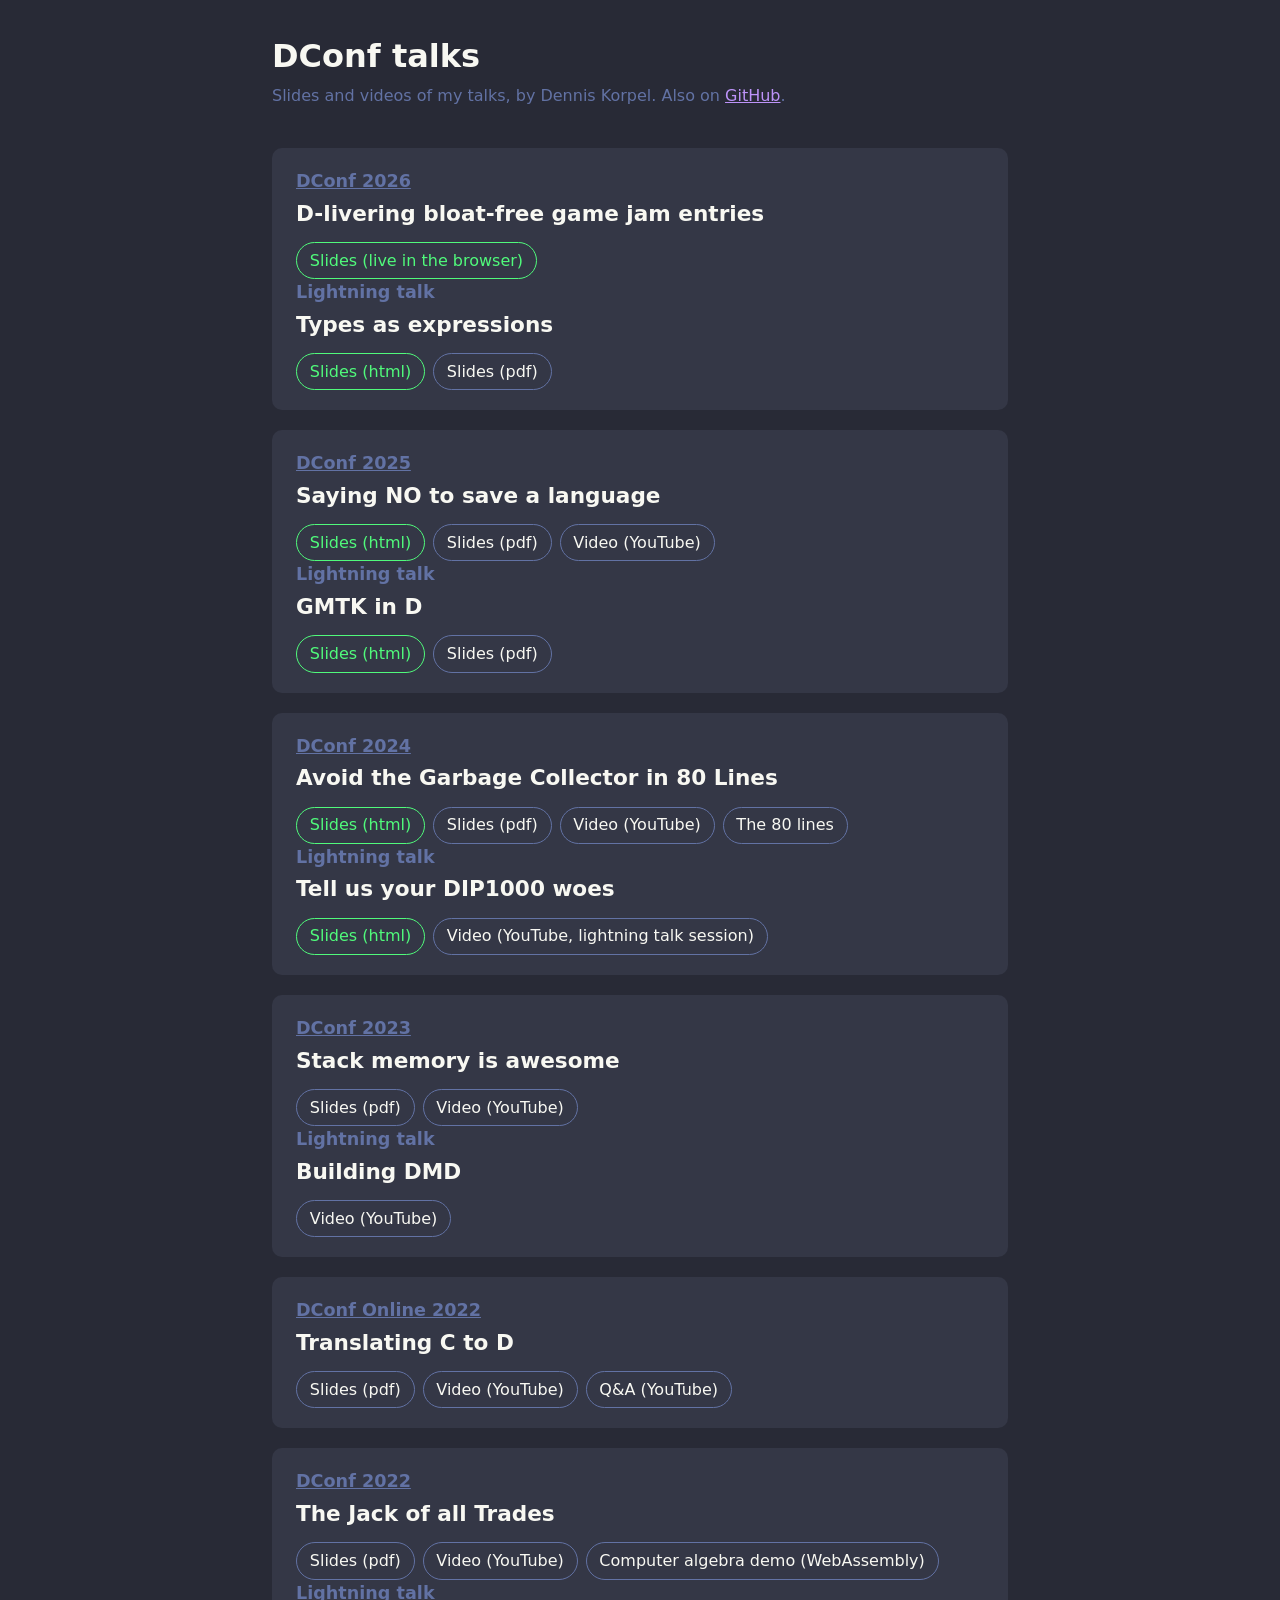
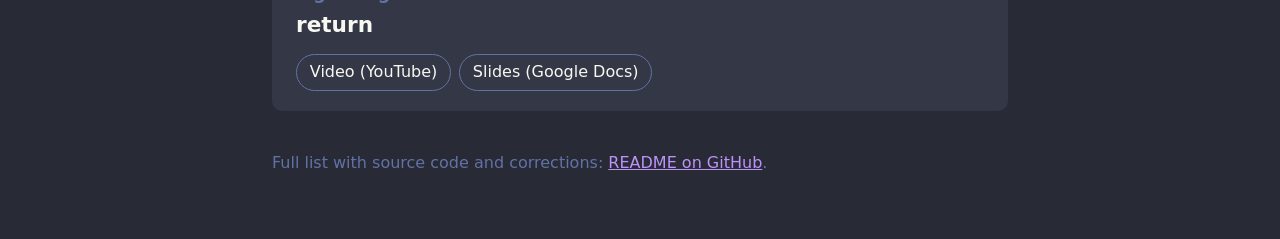
<file: docs/index.html>
<!DOCTYPE html>
<html lang="en-US">
<head>
<meta charset="UTF-8">
<meta name="viewport" content="width=device-width, initial-scale=1.0">
<title>DConf talks by Dennis Korpel</title>
<meta property="og:title" content="DConf talks by Dennis Korpel">
<meta property="og:type" content="website">
<style>
:root {
	color-scheme: dark;
	--bg: #282a36;
	--fg: #f8f8f2;
	--muted: #6272a4;
	--card: #343746;
	--accent: #bd93f9;
	--accent2: #50fa7b;
}
* { box-sizing: border-box; }
body {
	margin: 0;
	padding: 2rem 1rem 4rem;
	background: var(--bg);
	color: var(--fg);
	font-family: system-ui, -apple-system, "Segoe UI", Roboto, sans-serif;
	line-height: 1.5;
}
main { max-width: 46rem; margin: 0 auto; }
h1 { font-size: 2rem; margin: 0 0 0.25rem; }
.sub { color: var(--muted); margin: 0 0 2.5rem; }
section {
	background: var(--card);
	border-radius: 10px;
	padding: 1.25rem 1.5rem;
	margin-bottom: 1.25rem;
}
h2 { font-size: 1.1rem; margin: 0; color: var(--muted); font-weight: 600; }
h2 a { color: var(--muted); }
h3 { font-size: 1.35rem; margin: 0.2rem 0 0.75rem; }
h3 + h2 { margin-top: 1.5rem; }
ul { list-style: none; padding: 0; margin: 0; display: flex; flex-wrap: wrap; gap: 0.5rem; }
li { margin: 0; }
a { color: var(--accent); }
ul a {
	display: inline-block;
	padding: 0.35rem 0.8rem;
	border: 1px solid var(--muted);
	border-radius: 999px;
	text-decoration: none;
	color: var(--fg);
}
ul a:hover { border-color: var(--accent); color: var(--accent); }
ul a.primary { border-color: var(--accent2); color: var(--accent2); }
ul a.primary:hover { background: var(--accent2); color: var(--bg); }
footer { color: var(--muted); margin-top: 2.5rem; }
</style>
</head>
<body>
<main>
<h1>DConf talks</h1>
<p class="sub">Slides and videos of my talks, by Dennis Korpel. Also on <a href="https://github.com/dkorpel/dconf">GitHub</a>.</p>

<section>
<h2><a href="https://dconf.org/2026/#dennisk">DConf 2026</a></h2>
<h3>D-livering bloat-free game jam entries</h3>
<ul>
	<li><a class="primary" href="dconf26/">Slides (live in the browser)</a></li>
</ul>
<h2>Lightning talk</h2>
<h3>Types as expressions</h3>
<ul>
	<li><a class="primary" href="dconf26-lightning/">Slides (html)</a></li>
	<li><a href="https://github.com/dkorpel/dconf/blob/master/dconf26/lightning.pdf">Slides (pdf)</a></li>
</ul>
</section>

<section>
<h2><a href="https://dconf.org/2025/#dennisk">DConf 2025</a></h2>
<h3>Saying NO to save a language</h3>
<ul>
	<li><a class="primary" href="dconf25/">Slides (html)</a></li>
	<li><a href="https://github.com/dkorpel/dconf/blob/master/dconf25/slides.pdf">Slides (pdf)</a></li>
	<li><a href="https://youtu.be/cpP0RxgDR0U">Video (YouTube)</a></li>
</ul>
<h2>Lightning talk</h2>
<h3>GMTK in D</h3>
<ul>
	<li><a class="primary" href="dconf25-lightning/">Slides (html)</a></li>
	<li><a href="https://github.com/dkorpel/dconf/blob/master/dconf25/lightning.pdf">Slides (pdf)</a></li>
</ul>
</section>

<section>
<h2><a href="https://dconf.org/2024/#dennisk">DConf 2024</a></h2>
<h3>Avoid the Garbage Collector in 80 Lines</h3>
<ul>
	<li><a class="primary" href="dconf24/">Slides (html)</a></li>
	<li><a href="https://github.com/dkorpel/dconf/blob/master/dconf24/slides.pdf">Slides (pdf)</a></li>
	<li><a href="https://youtu.be/1EW7F9px4dA">Video (YouTube)</a></li>
	<li><a href="https://github.com/dkorpel/dconf/blob/master/dconf24/allocator.d">The 80 lines</a></li>
</ul>
<h2>Lightning talk</h2>
<h3>Tell us your DIP1000 woes</h3>
<ul>
	<li><a class="primary" href="dconf24-lightning/">Slides (html)</a></li>
	<li><a href="https://youtu.be/sWxHJ5vWMEE">Video (YouTube, lightning talk session)</a></li>
</ul>
</section>

<section>
<h2><a href="https://dconf.org/2023/#dennisk">DConf 2023</a></h2>
<h3>Stack memory is awesome</h3>
<ul>
	<li><a href="https://dconf.org/2023/slides/korpel.pdf">Slides (pdf)</a></li>
	<li><a href="https://youtu.be/b0hRAdjCFtI">Video (YouTube)</a></li>
</ul>
<h2>Lightning talk</h2>
<h3>Building DMD</h3>
<ul>
	<li><a href="https://youtu.be/Ks5vXpDO4H0?t=2187">Video (YouTube)</a></li>
</ul>
</section>

<section>
<h2><a href="https://dconf.org/2022/online/#dennisk">DConf Online 2022</a></h2>
<h3>Translating C to D</h3>
<ul>
	<li><a href="https://dconf.org/2022/online/slides/korpel.pdf">Slides (pdf)</a></li>
	<li><a href="https://youtu.be/654rSPaIA0o">Video (YouTube)</a></li>
	<li><a href="https://youtu.be/ZANlWQLXYXU">Q&amp;A (YouTube)</a></li>
</ul>
</section>

<section>
<h2><a href="https://dconf.org/2022/#dennisk">DConf 2022</a></h2>
<h3>The Jack of all Trades</h3>
<ul>
	<li><a href="https://dconf.org/2022/slides/korpel.pdf">Slides (pdf)</a></li>
	<li><a href="https://www.youtube.com/watch?v=f9RzegZmnUc">Video (YouTube)</a></li>
	<li><a href="https://dkorpel.github.io/dconf2022/">Computer algebra demo (WebAssembly)</a></li>
</ul>
<h2>Lightning talk</h2>
<h3>return</h3>
<ul>
	<li><a href="https://youtu.be/GOKIH7AQJR0?t=741">Video (YouTube)</a></li>
	<li><a href="https://docs.google.com/presentation/d/1cAFNsrWqA9--lYtlnRx4Wvt7Vk5a5rhwgh8tVuP0BWY">Slides (Google Docs)</a></li>
</ul>
</section>

<footer>Full list with source code and corrections: <a href="https://github.com/dkorpel/dconf#readme">README on GitHub</a>.</footer>
</main>
</body>
</html>
</file>
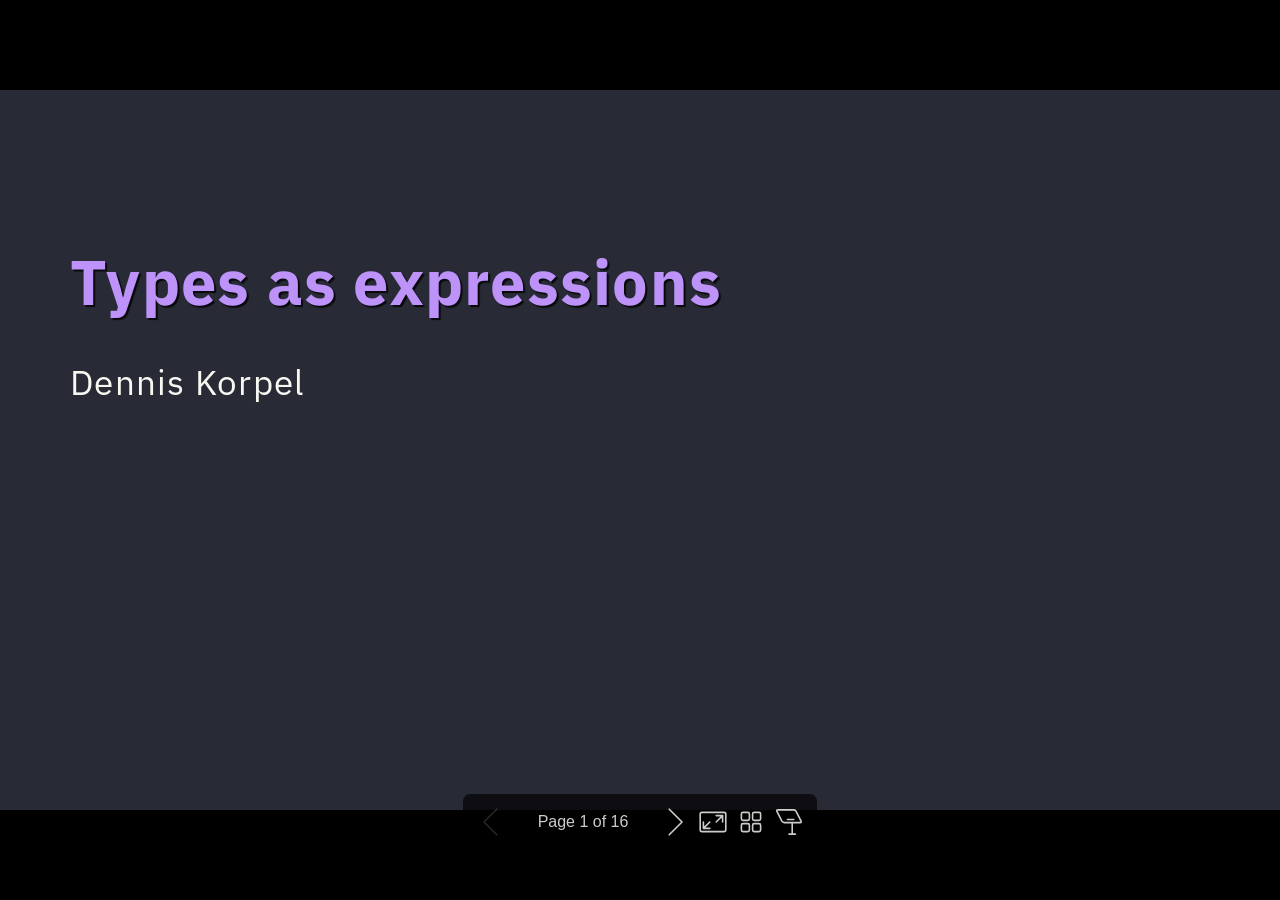
<file: docs/dconf26-lightning/index.html>
<!DOCTYPE html><html lang="en-US"><head><title>Types as expressions</title><meta property="og:title" content="Types as expressions"><meta charset="UTF-8"><meta name="viewport" content="width=device-width,height=device-height,initial-scale=1.0"><meta name="apple-mobile-web-app-capable" content="yes"><meta http-equiv="X-UA-Compatible" content="ie=edge"><meta property="og:type" content="website"><meta name="twitter:card" content="summary"><style>@media screen{body[data-bespoke-view=""] .bespoke-marp-parent>.bespoke-marp-osc>button,body[data-bespoke-view=next] .bespoke-marp-parent>.bespoke-marp-osc>button,body[data-bespoke-view=overview] button.bespoke-marp-overview-close,body[data-bespoke-view=presenter] .bespoke-marp-presenter-container .bespoke-marp-presenter-info-container .bespoke-marp-presenter-info-page-area .bespoke-marp-presenter-info-page,body[data-bespoke-view=presenter] .bespoke-marp-presenter-container .bespoke-marp-presenter-info-container button,body[data-bespoke-view=presenter] .bespoke-marp-presenter-container .bespoke-marp-presenter-note-container button{appearance:none;background-color:initial;border:0;color:inherit;cursor:pointer;font-size:inherit;opacity:.8;outline:none;padding:0;transition:opacity .2s linear;-webkit-tap-highlight-color:transparent}body[data-bespoke-view=""] .bespoke-marp-parent>.bespoke-marp-osc>button:disabled,body[data-bespoke-view=next] .bespoke-marp-parent>.bespoke-marp-osc>button:disabled,body[data-bespoke-view=overview] button.bespoke-marp-overview-close:disabled,body[data-bespoke-view=presenter] .bespoke-marp-presenter-container .bespoke-marp-presenter-info-container .bespoke-marp-presenter-info-page-area .bespoke-marp-presenter-info-page:disabled,body[data-bespoke-view=presenter] .bespoke-marp-presenter-container .bespoke-marp-presenter-info-container button:disabled,body[data-bespoke-view=presenter] .bespoke-marp-presenter-container .bespoke-marp-presenter-note-container button:disabled{cursor:not-allowed;opacity:.15!important}body[data-bespoke-view=""] .bespoke-marp-parent>.bespoke-marp-osc>button:hover,body[data-bespoke-view=next] .bespoke-marp-parent>.bespoke-marp-osc>button:hover,body[data-bespoke-view=overview] button.bespoke-marp-overview-close:hover,body[data-bespoke-view=presenter] .bespoke-marp-presenter-container .bespoke-marp-presenter-info-container .bespoke-marp-presenter-info-page-area .bespoke-marp-presenter-info-page:hover,body[data-bespoke-view=presenter] .bespoke-marp-presenter-container .bespoke-marp-presenter-info-container button:hover,body[data-bespoke-view=presenter] .bespoke-marp-presenter-container .bespoke-marp-presenter-note-container button:hover{opacity:1}body[data-bespoke-view=""] .bespoke-marp-parent>.bespoke-marp-osc>button:hover:active,body[data-bespoke-view=next] .bespoke-marp-parent>.bespoke-marp-osc>button:hover:active,body[data-bespoke-view=overview] button.bespoke-marp-overview-close:hover:active,body[data-bespoke-view=presenter] .bespoke-marp-presenter-container .bespoke-marp-presenter-info-container .bespoke-marp-presenter-info-page-area .bespoke-marp-presenter-info-page:hover:active,body[data-bespoke-view=presenter] .bespoke-marp-presenter-container .bespoke-marp-presenter-info-container button:hover:active,body[data-bespoke-view=presenter] .bespoke-marp-presenter-container .bespoke-marp-presenter-note-container button:hover:active{opacity:.6}body[data-bespoke-view=""] .bespoke-marp-parent>.bespoke-marp-osc>button:hover:not(:disabled),body[data-bespoke-view=next] .bespoke-marp-parent>.bespoke-marp-osc>button:hover:not(:disabled),body[data-bespoke-view=overview] button.bespoke-marp-overview-close:hover:not(:disabled),body[data-bespoke-view=presenter] .bespoke-marp-presenter-container .bespoke-marp-presenter-info-container .bespoke-marp-presenter-info-page-area .bespoke-marp-presenter-info-page:hover:not(:disabled),body[data-bespoke-view=presenter] .bespoke-marp-presenter-container .bespoke-marp-presenter-info-container button:hover:not(:disabled),body[data-bespoke-view=presenter] .bespoke-marp-presenter-container .bespoke-marp-presenter-note-container button:hover:not(:disabled){transition:none}body[data-bespoke-view=""] .bespoke-marp-parent>.bespoke-marp-osc>button[data-bespoke-marp-osc=prev],body[data-bespoke-view=next] .bespoke-marp-parent>.bespoke-marp-osc>button[data-bespoke-marp-osc=prev],body[data-bespoke-view=presenter] .bespoke-marp-presenter-container .bespoke-marp-presenter-info-container button.bespoke-marp-presenter-info-page-prev{background:#0000 url("[data-uri]") no-repeat 50%;background-size:contain;overflow:hidden;text-indent:100%;white-space:nowrap}body[data-bespoke-view=""] .bespoke-marp-parent>.bespoke-marp-osc>button[data-bespoke-marp-osc=next],body[data-bespoke-view=next] .bespoke-marp-parent>.bespoke-marp-osc>button[data-bespoke-marp-osc=next],body[data-bespoke-view=presenter] .bespoke-marp-presenter-container .bespoke-marp-presenter-info-container button.bespoke-marp-presenter-info-page-next{background:#0000 url("[data-uri]") no-repeat 50%;background-size:contain;overflow:hidden;text-indent:100%;white-space:nowrap}:is(body[data-bespoke-view=""],body[data-bespoke-view=next]) .bespoke-marp-parent>.bespoke-marp-osc>button[data-bespoke-marp-osc=fullscreen]{background:#0000 url("[data-uri]") no-repeat 50%;background-size:contain;overflow:hidden;text-indent:100%;white-space:nowrap}:is(body[data-bespoke-view=""],body[data-bespoke-view=next]) .bespoke-marp-parent>.bespoke-marp-osc>button.exit[data-bespoke-marp-osc=fullscreen]{background-image:url("[data-uri]")}:is(body[data-bespoke-view=""],body[data-bespoke-view=next]) .bespoke-marp-parent>.bespoke-marp-osc>button[data-bespoke-marp-osc=presenter]{background:#0000 url("[data-uri]") no-repeat 50%;background-size:contain;overflow:hidden;text-indent:100%;white-space:nowrap}body[data-bespoke-view=overview] button.bespoke-marp-overview-close,body[data-bespoke-view=presenter] .bespoke-marp-presenter-container .bespoke-marp-presenter-note-container button.bespoke-marp-presenter-note-bigger{background:#0000 url("[data-uri]") no-repeat 50%;background-size:contain;overflow:hidden;text-indent:100%;white-space:nowrap}body[data-bespoke-view=presenter] .bespoke-marp-presenter-container .bespoke-marp-presenter-note-container button.bespoke-marp-presenter-note-smaller{background:#0000 url("[data-uri]") no-repeat 50%;background-size:contain;overflow:hidden;text-indent:100%;white-space:nowrap}:is(body[data-bespoke-view=""],body[data-bespoke-view=next]) .bespoke-marp-parent>.bespoke-marp-osc>button[data-bespoke-marp-osc=overview]{background:#0000 url("[data-uri]") no-repeat 50%;background-size:contain;overflow:hidden;text-indent:100%;white-space:nowrap}}@keyframes __bespoke_marp_transition_reduced_outgoing__{0%{opacity:1}to{opacity:0}}@keyframes __bespoke_marp_transition_reduced_incoming__{0%{mix-blend-mode:plus-lighter;opacity:0}to{mix-blend-mode:plus-lighter;opacity:1}}.bespoke-marp-note,.bespoke-marp-osc,.bespoke-progress-parent{display:none;transition:none}@media screen{::view-transition-group(*){animation-duration:var(--marp-bespoke-transition-animation-duration,.5s);animation-timing-function:ease}::view-transition-new(*),::view-transition-old(*){animation-delay:0s;animation-direction:var(--marp-bespoke-transition-animation-direction,normal);animation-duration:var(--marp-bespoke-transition-animation-duration,.5s);animation-fill-mode:both;animation-name:var(--marp-bespoke-transition-animation-name,var(--marp-bespoke-transition-animation-name-fallback,__bespoke_marp_transition_no_animation__));mix-blend-mode:normal}::view-transition-old(*){--marp-bespoke-transition-animation-name-fallback:__bespoke_marp_transition_reduced_outgoing__;animation-timing-function:ease}::view-transition-new(*){--marp-bespoke-transition-animation-name-fallback:__bespoke_marp_transition_reduced_incoming__;animation-timing-function:ease}::view-transition-new(root),::view-transition-old(root){animation-timing-function:linear}::view-transition-new(__bespoke_marp_transition_osc__),::view-transition-old(__bespoke_marp_transition_osc__){animation-duration:0s!important;animation-name:__bespoke_marp_transition_osc__!important}::view-transition-new(__bespoke_marp_transition_osc__){opacity:0!important}.bespoke-marp-transition-warming-up::view-transition-group(*),.bespoke-marp-transition-warming-up::view-transition-new(*),.bespoke-marp-transition-warming-up::view-transition-old(*){animation-play-state:paused!important}body,html{height:100%;margin:0}body{background:#000;overflow:hidden}svg.bespoke-marp-slide{content-visibility:hidden;interactivity:inert;opacity:0;pointer-events:none;z-index:-1}svg.bespoke-marp-slide:not(.bespoke-marp-active) *{view-transition-name:none!important}svg.bespoke-marp-slide.bespoke-marp-active{content-visibility:visible;interactivity:auto;opacity:1;pointer-events:auto;z-index:0}svg.bespoke-marp-slide.bespoke-marp-active.bespoke-marp-active-ready *{animation-name:__bespoke_marp__!important}@supports not (content-visibility:hidden){svg.bespoke-marp-slide[data-bespoke-marp-load=hideable]{display:none}svg.bespoke-marp-slide[data-bespoke-marp-load=hideable].bespoke-marp-active{display:block}}}@media screen and (prefers-reduced-motion:reduce){svg.bespoke-marp-slide *{view-transition-name:none!important}}@media screen{[data-bespoke-marp-fragment=inactive]{visibility:hidden}:is(body[data-bespoke-view=""],body[data-bespoke-view=next]) .bespoke-marp-parent{inset:0;position:absolute}:is(body[data-bespoke-view=""],body[data-bespoke-view=next]) .bespoke-marp-parent>.bespoke-marp-osc{background:#000000a6;border-radius:7px;bottom:50px;color:#fff;contain:paint;display:block;font-family:Helvetica,Arial,sans-serif;font-size:16px;left:50%;line-height:0;opacity:1;padding:12px;position:absolute;touch-action:manipulation;transform:translateX(-50%);transition:opacity .2s linear;-webkit-user-select:none;user-select:none;view-transition-name:__bespoke_marp_transition_osc__;white-space:nowrap;will-change:transform;z-index:1}:is(body[data-bespoke-view=""],body[data-bespoke-view=next]) .bespoke-marp-parent>.bespoke-marp-osc>:where(*){margin-left:6px}:is(body[data-bespoke-view=""],body[data-bespoke-view=next]) .bespoke-marp-parent>.bespoke-marp-osc>:where(*):where(:first-child){margin-left:0}:is(body[data-bespoke-view=""],body[data-bespoke-view=next]) .bespoke-marp-parent>.bespoke-marp-osc>span{opacity:.8}:is(body[data-bespoke-view=""],body[data-bespoke-view=next]) .bespoke-marp-parent>.bespoke-marp-osc>span[data-bespoke-marp-osc=page]{display:inline-block;min-width:140px;text-align:center}:is(body[data-bespoke-view=""],body[data-bespoke-view=next]) .bespoke-marp-parent>.bespoke-marp-osc>button[data-bespoke-marp-osc=fullscreen],:is(body[data-bespoke-view=""],body[data-bespoke-view=next]) .bespoke-marp-parent>.bespoke-marp-osc>button[data-bespoke-marp-osc=next],:is(body[data-bespoke-view=""],body[data-bespoke-view=next]) .bespoke-marp-parent>.bespoke-marp-osc>button[data-bespoke-marp-osc=overview],:is(body[data-bespoke-view=""],body[data-bespoke-view=next]) .bespoke-marp-parent>.bespoke-marp-osc>button[data-bespoke-marp-osc=presenter],:is(body[data-bespoke-view=""],body[data-bespoke-view=next]) .bespoke-marp-parent>.bespoke-marp-osc>button[data-bespoke-marp-osc=prev]{height:32px;line-height:32px;width:32px}:is(body[data-bespoke-view=""],body[data-bespoke-view=next]) .bespoke-marp-parent.bespoke-marp-inactive{cursor:none}:is(body[data-bespoke-view=""],body[data-bespoke-view=next]) .bespoke-marp-parent.bespoke-marp-inactive>.bespoke-marp-osc{opacity:0;pointer-events:none}:is(body[data-bespoke-view=""],body[data-bespoke-view=next]) svg.bespoke-marp-slide{height:100%;left:0;position:absolute;top:0;width:100%}body[data-bespoke-view=""] .bespoke-progress-parent{background:#222;display:flex;height:5px;width:100%}body[data-bespoke-view=""] .bespoke-progress-parent+:where(.bespoke-marp-parent){top:5px}body[data-bespoke-view=""] .bespoke-progress-parent .bespoke-progress-bar{background:#0288d1;flex:0 0 0;transition:flex-basis .2s cubic-bezier(0,1,1,1)}body[data-bespoke-view=next]{background:#0000}body[data-bespoke-view=presenter]{background:#161616}body[data-bespoke-view=presenter] .bespoke-marp-presenter-container{display:grid;font-family:Helvetica,Arial,sans-serif;grid-template:"current dragbar next" minmax(140px,1fr) "current dragbar note" 2fr "info    dragbar note" 3em;grid-template-columns:minmax(3px,var(--bespoke-marp-presenter-split-ratio,66%)) 0 minmax(3px,1fr);height:100%;left:0;position:absolute;top:0;width:100%}body[data-bespoke-view=presenter] .bespoke-marp-presenter-container :where(.bespoke-marp-parent){grid-area:current;overflow:hidden;position:relative}body[data-bespoke-view=presenter] .bespoke-marp-presenter-container :where(.bespoke-marp-parent) :where(svg.bespoke-marp-slide){height:calc(100% - 40px);left:20px;pointer-events:none;position:absolute;top:20px;-webkit-user-select:none;user-select:none;width:calc(100% - 40px)}body[data-bespoke-view=presenter] .bespoke-marp-presenter-container :where(.bespoke-marp-parent) :where(svg.bespoke-marp-slide).bespoke-marp-active{filter:drop-shadow(0 3px 10px rgba(0,0,0,.5))}body[data-bespoke-view=presenter] .bespoke-marp-presenter-container .bespoke-marp-presenter-dragbar-container{background:#0288d1;cursor:col-resize;grid-area:dragbar;margin-left:-3px;opacity:0;position:relative;transition:opacity .4s linear .1s;width:6px;z-index:10}body[data-bespoke-view=presenter] .bespoke-marp-presenter-container .bespoke-marp-presenter-dragbar-container:hover{opacity:1}body[data-bespoke-view=presenter] .bespoke-marp-presenter-container .bespoke-marp-presenter-dragbar-container.active{opacity:1;transition-delay:0s}body[data-bespoke-view=presenter] .bespoke-marp-presenter-container .bespoke-marp-presenter-next-container{background:#222;cursor:pointer;display:none;grid-area:next;overflow:hidden;position:relative}body[data-bespoke-view=presenter] .bespoke-marp-presenter-container .bespoke-marp-presenter-next-container.active{display:block}body[data-bespoke-view=presenter] .bespoke-marp-presenter-container .bespoke-marp-presenter-next-container iframe.bespoke-marp-presenter-next{background:#0000;border:0;display:block;filter:drop-shadow(0 3px 10px rgba(0,0,0,.5));height:calc(100% - 40px);left:20px;pointer-events:none;position:absolute;interactivity:inert;top:20px;-webkit-user-select:none;user-select:none;width:calc(100% - 40px)}body[data-bespoke-view=presenter] .bespoke-marp-presenter-container .bespoke-marp-presenter-note-container{background:#222;color:#eee;grid-area:note;position:relative;z-index:1}body[data-bespoke-view=presenter] .bespoke-marp-presenter-container .bespoke-marp-presenter-note-container button{height:1.5em;line-height:1.5em;width:1.5em}body[data-bespoke-view=presenter] .bespoke-marp-presenter-container .bespoke-marp-presenter-note-container .bespoke-marp-presenter-note-wrapper{display:block;inset:0;position:absolute}body[data-bespoke-view=presenter] .bespoke-marp-presenter-container .bespoke-marp-presenter-note-container .bespoke-marp-presenter-note-buttons{background:#000000a6;border-radius:4px;bottom:0;display:flex;gap:4px;margin:12px;opacity:0;padding:6px;pointer-events:none;position:absolute;right:0;transition:opacity .2s linear}body[data-bespoke-view=presenter] .bespoke-marp-presenter-container .bespoke-marp-presenter-note-container .bespoke-marp-presenter-note-buttons:focus-within,body[data-bespoke-view=presenter] .bespoke-marp-presenter-container .bespoke-marp-presenter-note-container .bespoke-marp-presenter-note-wrapper:focus-within+.bespoke-marp-presenter-note-buttons,body[data-bespoke-view=presenter] .bespoke-marp-presenter-container .bespoke-marp-presenter-note-container:hover .bespoke-marp-presenter-note-buttons{opacity:1;pointer-events:auto}body[data-bespoke-view=presenter] .bespoke-marp-presenter-container .bespoke-marp-presenter-note-container .bespoke-marp-note{box-sizing:border-box;font-size:calc(1.1em*var(--bespoke-marp-note-font-scale, 1));height:calc(100% - 40px);margin:20px;overflow:auto;padding-right:3px;white-space:pre-wrap;width:calc(100% - 40px);word-wrap:break-word;scrollbar-color:#eeeeee80 #0000;scrollbar-width:thin}body[data-bespoke-view=presenter] .bespoke-marp-presenter-container .bespoke-marp-presenter-note-container .bespoke-marp-note::-webkit-scrollbar{width:6px}body[data-bespoke-view=presenter] .bespoke-marp-presenter-container .bespoke-marp-presenter-note-container .bespoke-marp-note::-webkit-scrollbar-track{background:#0000}body[data-bespoke-view=presenter] .bespoke-marp-presenter-container .bespoke-marp-presenter-note-container .bespoke-marp-note::-webkit-scrollbar-thumb{background:#eeeeee80;border-radius:6px}body[data-bespoke-view=presenter] .bespoke-marp-presenter-container .bespoke-marp-presenter-note-container .bespoke-marp-note:empty{pointer-events:none}body[data-bespoke-view=presenter] .bespoke-marp-presenter-container .bespoke-marp-presenter-note-container .bespoke-marp-note.active{display:block}body[data-bespoke-view=presenter] .bespoke-marp-presenter-container .bespoke-marp-presenter-note-container .bespoke-marp-note p:first-child{margin-top:0}body[data-bespoke-view=presenter] .bespoke-marp-presenter-container .bespoke-marp-presenter-note-container .bespoke-marp-note p:last-child{margin-bottom:0}body[data-bespoke-view=presenter] .bespoke-marp-presenter-container .bespoke-marp-presenter-info-container{align-items:center;box-sizing:border-box;color:#eee;display:flex;flex-wrap:nowrap;grid-area:info;justify-content:center;overflow:hidden;padding:0 10px}body[data-bespoke-view=presenter] .bespoke-marp-presenter-container .bespoke-marp-presenter-info-container :is(.bespoke-marp-presenter-info-page-area,.bespoke-marp-presenter-info-time,.bespoke-marp-presenter-info-timer){box-sizing:border-box;display:block;padding:0 10px;white-space:nowrap;width:100%}body[data-bespoke-view=presenter] .bespoke-marp-presenter-container .bespoke-marp-presenter-info-container button{height:1.5em;line-height:1.5em;width:1.5em}body[data-bespoke-view=presenter] .bespoke-marp-presenter-container .bespoke-marp-presenter-info-container .bespoke-marp-presenter-info-page-area{order:2;text-align:center}body[data-bespoke-view=presenter] .bespoke-marp-presenter-container .bespoke-marp-presenter-info-container .bespoke-marp-presenter-info-page-area .bespoke-marp-presenter-info-page{display:inline-block;min-width:120px;text-align:center}body[data-bespoke-view=presenter] .bespoke-marp-presenter-container .bespoke-marp-presenter-info-container .bespoke-marp-presenter-info-time{color:#999;order:1;text-align:left}body[data-bespoke-view=presenter] .bespoke-marp-presenter-container .bespoke-marp-presenter-info-container .bespoke-marp-presenter-info-timer{color:#999;order:3;text-align:right}body[data-bespoke-view=presenter] .bespoke-marp-presenter-container .bespoke-marp-presenter-info-container .bespoke-marp-presenter-info-timer:hover{cursor:pointer}body[data-bespoke-view=overview]{background:#161616;overflow:auto}body[data-bespoke-view=overview] [data-bespoke-marp-fragment=inactive]{visibility:visible}body[data-bespoke-view=overview] .bespoke-marp-overview-header{backdrop-filter:blur(4px);background:#222222d9;box-shadow:0 3px 10px #00000080;box-sizing:border-box;display:flex;height:48px;inset:0 0 auto;justify-content:flex-end;padding:10px;position:fixed;z-index:1}body[data-bespoke-view=overview] button.bespoke-marp-overview-close{height:28px;line-height:28px;transform:rotate(45deg);width:28px}body[data-bespoke-view=overview] .bespoke-marp-parent{display:grid;gap:40px;grid-template-columns:repeat(auto-fit,minmax(0,240px));justify-content:space-around;padding:30px}body[data-bespoke-view=overview] .bespoke-marp-parent svg.bespoke-marp-slide{--bov-selected:#0000;--bov-focus:#161616;--bov-focus-outline:#0000;background-image:conic-gradient(#161616 0 0),conic-gradient(var(--bov-focus) 0 0),conic-gradient(var(--bov-focus-outline) 0 0),conic-gradient(var(--bov-selected) 0 0);background-position:5px 5px,3px 3px,2px 2px,0 0;background-repeat:no-repeat;background-size:calc(100% - 10px) calc(100% - 10px),calc(100% - 6px) calc(100% - 6px),calc(100% - 4px) calc(100% - 4px),100% 100%;content-visibility:visible;cursor:pointer;filter:drop-shadow(0 3px 10px rgba(0,0,0,.5));margin:-6px;padding:6px;interactivity:auto;opacity:1;outline:0;pointer-events:auto;scroll-margin-block:30px;width:100%;z-index:0}body[data-bespoke-view=overview] .bespoke-marp-parent svg.bespoke-marp-slide *,body[data-bespoke-view=overview] .bespoke-marp-parent svg.bespoke-marp-slide.bespoke-marp-active *{pointer-events:none;interactivity:inert}body[data-bespoke-view=overview] .bespoke-marp-parent :is(svg.bespoke-marp-slide:active,svg.bespoke-marp-slide:focus-visible,svg.bespoke-marp-slide:hover){--bov-focus-outline:#161616}body[data-bespoke-view=overview] .bespoke-marp-parent svg.bespoke-marp-slide:focus-visible,body[data-bespoke-view=overview] .bespoke-marp-parent svg.bespoke-marp-slide:hover{--bov-focus:#999}body[data-bespoke-view=overview] .bespoke-marp-parent svg.bespoke-marp-slide:active{--bov-focus:#eee}body[data-bespoke-view=overview] .bespoke-marp-parent svg.bespoke-marp-slide.bespoke-marp-active{--bov-selected:#0288d1}body[data-bespoke-view=overview]:has(.bespoke-marp-overview-header) .bespoke-marp-parent{padding-top:78px}body[data-bespoke-view=overview]:has(.bespoke-marp-overview-header) .bespoke-marp-parent svg.bespoke-marp-slide{scroll-margin-top:78px}.bespoke-marp-overview{background:#000000a6;inset:0;opacity:0;pointer-events:none;position:fixed;transition:opacity .1s ease;z-index:10}.bespoke-marp-overview iframe{background:#222;border:0;display:block;height:100%;left:0;position:absolute;top:0;width:100%}.bespoke-marp-overview[data-open="1"]{opacity:1;pointer-events:auto}}@media print{.bespoke-marp-overview,.bespoke-marp-presenter-info-container,.bespoke-marp-presenter-next-container,.bespoke-marp-presenter-note-container{display:none}}</style><style>@charset "UTF-8";@import url("https://fonts.googleapis.com/css?family=Lato:400,900|IBM+Plex+Sans:400,700");div#\:\$p > svg > foreignObject > section{width:1280px;height:720px;box-sizing:border-box;overflow:hidden;position:relative;scroll-snap-align:center center;-webkit-text-size-adjust:100%;text-size-adjust:100%}div#\:\$p > svg > foreignObject > section::after{bottom:0;content:attr(data-marpit-pagination);padding:inherit;pointer-events:none;position:absolute;right:0}div#\:\$p > svg > foreignObject > section:not([data-marpit-pagination])::after{display:none}div#\:\$p > svg > foreignObject > section :where(:is(h1, marp-h1)){font-size:2em;margin-block:0.67em}div#\:\$p > svg > foreignObject > section section:where(:is(h1, marp-h1)){--marpit-root-font-size: 2em}div#\:\$p > svg > foreignObject > section video::-webkit-media-controls{will-change:transform}@page {size:1280px 720px;margin:0}@media print{html, body{background-color:#fff;margin:0;page-break-inside:avoid;break-inside:avoid-page}div#\:\$p > svg > foreignObject > section{page-break-before:always;break-before:page}div#\:\$p > svg > foreignObject > section, div#\:\$p > svg > foreignObject > section *{-webkit-print-color-adjust:exact!important;animation-delay:0s!important;animation-duration:0s!important;color-adjust:exact!important;print-color-adjust:exact!important;transition:none!important}div#\:\$p > svg[data-marpit-svg]{display:block;height:100vh;width:100vw}}div#\:\$p > svg > foreignObject > :where(section){container-type:size}div#\:\$p > svg > foreignObject > section img[data-marp-twemoji]{background:transparent;height:1em;margin:0 .05em 0 .1em;vertical-align:-.1em;width:1em}/*!
 * Marp Dracula theme.
 * @theme dracula
 * @author Daniel Nicolas Gisolfi
 *
 * @auto-scaling true
 * @size 4:3 960px 720px
 * @size 16:9 1280px 720px
 */div#\:\$p > svg > foreignObject > :where(section):not([\20 root]){--dracula-background: #282a36;--dracula-current-line: #44475a;--dracula-foreground: #f8f8f2;--dracula-comment: #6272a4;--dracula-cyan: #b6dee7;--dracula-green: #50fa7b;--dracula-orange: #ffb86c;--dracula-pink: #ff79c6;--dracula-purple:#bd93f9;--dracula-red: #ff5555;--dracula-yellow: #f1fa8c;}div#\:\$p > svg > foreignObject > section .hljs{display:block;overflow-x:auto;padding:0.5em;background:var(--dracula-background)}div#\:\$p > svg > foreignObject > section .hljs, div#\:\$p > svg > foreignObject > section .hljs-subst, div#\:\$p > svg > foreignObject > section .hljs-typing, div#\:\$p > svg > foreignObject > section .hljs-variable, div#\:\$p > svg > foreignObject > section .hljs-template-variable{color:var(--dracula-foreground)}div#\:\$p > svg > foreignObject > section .hljs-comment, div#\:\$p > svg > foreignObject > section .hljs-quote, div#\:\$p > svg > foreignObject > section .hljs-deletion{color:var(--dracula-comment)}div#\:\$p > svg > foreignObject > section .hljs-meta .hljs-doctag, div#\:\$p > svg > foreignObject > section .hljs-built_in, div#\:\$p > svg > foreignObject > section .hljs-selector-tag, div#\:\$p > svg > foreignObject > section .hljs-section, div#\:\$p > svg > foreignObject > section .hljs-link, div#\:\$p > svg > foreignObject > section .hljs-class{color:var(--dracula-cyan)}div#\:\$p > svg > foreignObject > section .hljs-title{color:var(--dracula-green)}div#\:\$p > svg > foreignObject > section .hljs-params{color:var(--dracula-orange)}div#\:\$p > svg > foreignObject > section .hljs-keyword{color:var(--dracula-pink)}div#\:\$p > svg > foreignObject > section .hljs-literal, div#\:\$p > svg > foreignObject > section .hljs-number{color:var(--dracula-purple)}div#\:\$p > svg > foreignObject > section .hljs-regexp{color:var(--dracula-red)}div#\:\$p > svg > foreignObject > section .hljs-string, div#\:\$p > svg > foreignObject > section .hljs-name, div#\:\$p > svg > foreignObject > section .hljs-type, div#\:\$p > svg > foreignObject > section .hljs-attr, div#\:\$p > svg > foreignObject > section .hljs-symbol, div#\:\$p > svg > foreignObject > section .hljs-bullet, div#\:\$p > svg > foreignObject > section .hljs-addition, div#\:\$p > svg > foreignObject > section .hljs-template-tag{color:var(--dracula-yellow)}div#\:\$p > svg > foreignObject > section .hljs-keyword, div#\:\$p > svg > foreignObject > section .hljs-selector-tag, div#\:\$p > svg > foreignObject > section .hljs-literal, div#\:\$p > svg > foreignObject > section .hljs-title, div#\:\$p > svg > foreignObject > section .hljs-section, div#\:\$p > svg > foreignObject > section .hljs-doctag, div#\:\$p > svg > foreignObject > section .hljs-type, div#\:\$p > svg > foreignObject > section .hljs-name, div#\:\$p > svg > foreignObject > section .hljs-strong{font-weight:bold}div#\:\$p > svg > foreignObject > section .hljs-params, div#\:\$p > svg > foreignObject > section .hljs-emphasis{font-style:italic}div#\:\$p > svg > foreignObject > section svg[data-marp-fitting=svg]{max-height:580px}div#\:\$p > svg > foreignObject > section :is(h1, marp-h1), div#\:\$p > svg > foreignObject > section :is(h2, marp-h2), div#\:\$p > svg > foreignObject > section :is(h3, marp-h3), div#\:\$p > svg > foreignObject > section :is(h4, marp-h4), div#\:\$p > svg > foreignObject > section :is(h5, marp-h5), div#\:\$p > svg > foreignObject > section :is(h6, marp-h6){margin:0.5em 0 0 0;color:var(--dracula-purple);text-shadow:2px 2px 1px rgba(0, 0, 0, 0.8)}div#\:\$p > svg > foreignObject > section :is(h1, marp-h1) strong, div#\:\$p > svg > foreignObject > section :is(h2, marp-h2) strong, div#\:\$p > svg > foreignObject > section :is(h3, marp-h3) strong, div#\:\$p > svg > foreignObject > section :is(h4, marp-h4) strong, div#\:\$p > svg > foreignObject > section :is(h5, marp-h5) strong, div#\:\$p > svg > foreignObject > section :is(h6, marp-h6) strong{font-weight:inherit}div#\:\$p > svg > foreignObject > section :is(h1, marp-h1){font-size:1.8em}div#\:\$p > svg > foreignObject > section :is(h2, marp-h2){font-size:1.5em}div#\:\$p > svg > foreignObject > section :is(h3, marp-h3){font-size:1.3em}div#\:\$p > svg > foreignObject > section :is(h4, marp-h4){font-size:1.1em}div#\:\$p > svg > foreignObject > section :is(h5, marp-h5){font-size:1em}div#\:\$p > svg > foreignObject > section :is(h6, marp-h6){font-size:0.9em}div#\:\$p > svg > foreignObject > section p, div#\:\$p > svg > foreignObject > section blockquote{margin:1em 0 0 0}div#\:\$p > svg > foreignObject > section ul > li, div#\:\$p > svg > foreignObject > section ol > li{margin:0.3em 0 0 0;color:var(--dracula-cyan)}div#\:\$p > svg > foreignObject > section ul > li > p, div#\:\$p > svg > foreignObject > section ol > li > p{margin:0.6em 0 0 0}div#\:\$p > svg > foreignObject > section code{display:inline-block;font-family:"IBM Plex Mono", monospace;font-size:0.8em;letter-spacing:0;margin:-0.1em 0.15em;padding:0.1em 0.2em;vertical-align:baseline;color:var(--dracula-green)}div#\:\$p > svg > foreignObject > section :is(pre, marp-pre){display:block;margin:1em 0 0 0;min-height:1em;overflow:visible}div#\:\$p > svg > foreignObject > section :is(pre, marp-pre) code{box-sizing:border-box;margin:0;min-width:100%;padding:0.5em;font-size:0.7em}div#\:\$p > svg > foreignObject > section :is(pre, marp-pre) code svg[data-marp-fitting=svg]{max-height:calc(580px - 1em)}div#\:\$p > svg > foreignObject > section blockquote{margin:1em 0 0 0;padding:0 1em;position:relative;color:var(--dracula-orange)}div#\:\$p > svg > foreignObject > section blockquote::after, div#\:\$p > svg > foreignObject > section blockquote::before{content:"“";display:block;font-family:"Times New Roman", serif;font-weight:bold;position:absolute;color:var(--dracula-green)}div#\:\$p > svg > foreignObject > section blockquote::before{top:0;left:0}div#\:\$p > svg > foreignObject > section blockquote::after{right:0;bottom:0;transform:rotate(180deg)}div#\:\$p > svg > foreignObject > section blockquote > *:first-child{margin-top:0}div#\:\$p > svg > foreignObject > section mark{background:transparent}div#\:\$p > svg > foreignObject > section table{border-spacing:0;border-collapse:collapse;margin:1em 0 0 0}div#\:\$p > svg > foreignObject > section table th, div#\:\$p > svg > foreignObject > section table td{padding:0.2em 0.4em;border-width:1px;border-style:solid}div#\:\$p > svg > foreignObject > section{font-size:35px;font-family:"IBM Plex Sans";line-height:1.35;letter-spacing:1.25px;padding:70px;color:var(--dracula-foreground);background-color:var(--dracula-background)}div#\:\$p > svg > foreignObject > section{--marpit-root-font-size: 35px}div#\:\$p > svg > foreignObject > section > *:first-child, div#\:\$p > svg > foreignObject > section > header:first-child + *{margin-top:0}div#\:\$p > svg > foreignObject > section a, div#\:\$p > svg > foreignObject > section mark{color:#828ae8}div#\:\$p > svg > foreignObject > section code{background:var(--dracula-current-line);color:var(--dracula-current-green)}div#\:\$p > svg > foreignObject > section :is(h1, marp-h1) strong, div#\:\$p > svg > foreignObject > section :is(h2, marp-h2) strong, div#\:\$p > svg > foreignObject > section :is(h3, marp-h3) strong, div#\:\$p > svg > foreignObject > section :is(h4, marp-h4) strong, div#\:\$p > svg > foreignObject > section :is(h5, marp-h5) strong, div#\:\$p > svg > foreignObject > section :is(h6, marp-h6) strong{color:var(--dracula-current-line)}div#\:\$p > svg > foreignObject > section :is(pre, marp-pre) > code{background:var(--dracula-current-line)}div#\:\$p > svg > foreignObject > section header, div#\:\$p > svg > foreignObject > section footer, div#\:\$p > svg > foreignObject > section section::after, div#\:\$p > svg > foreignObject > section blockquote::before, div#\:\$p > svg > foreignObject > section blockquote::after{color:var(--dracula-comment)}div#\:\$p > svg > foreignObject > section table th, div#\:\$p > svg > foreignObject > section table td{border-color:var(--dracula-current-line)}div#\:\$p > svg > foreignObject > section table thead th{background:var(--dracula-current-line);color:var(--dracula-yellow)}div#\:\$p > svg > foreignObject > section table tbody > tr:nth-child(even) td, div#\:\$p > svg > foreignObject > section table tbody > tr:nth-child(even) th{background:var(--dracula-current-line)}div#\:\$p > svg > foreignObject > section header, div#\:\$p > svg > foreignObject > section footer, div#\:\$p > svg > foreignObject > section::after{box-sizing:border-box;font-size:66%;height:70px;line-height:50px;overflow:hidden;padding:10px 25px;position:absolute;color:#a8b4ca;text-shadow:1px 2px 1px rgba(0, 0, 0, 0.8)}div#\:\$p > svg > foreignObject > section::after{--marpit-root-font-size: 66%}div#\:\$p > svg > foreignObject > section header{left:0;right:0;top:0}div#\:\$p > svg > foreignObject > section footer{left:0;right:0;bottom:0}div#\:\$p > svg > foreignObject > section::after{right:0;bottom:0;font-size:80%}div#\:\$p > svg > foreignObject > section::after{--marpit-root-font-size: 80%}div#\:\$p > svg > foreignObject > section.src :is(h1, marp-h1){font-size:calc(var(--marpit-root-font-size, 1rem) * 1.1);color:var(--dracula-comment);margin:0 0 24px 0}div#\:\$p > svg > foreignObject > section.src blockquote{font-size:0.85em}div#\:\$p > svg > foreignObject > section.src p:last-of-type{font-size:0.55em;color:var(--dracula-comment)}div#\:\$p > svg > foreignObject > section.dense{padding:18px 60px}div#\:\$p > svg > foreignObject > section.dense :is(h1, marp-h1){font-size:calc(var(--marpit-root-font-size, 1rem) * 1.2);margin:0 0 4px 0}div#\:\$p > svg > foreignObject > section.dense p{font-size:calc(var(--marpit-root-font-size, 1rem) * 0.7);margin:0 0 4px 0}div#\:\$p > svg > foreignObject > section.dense :is(pre, marp-pre){margin:0 auto}div#\:\$p > svg > foreignObject > section.dense :is(pre, marp-pre) code{font-size:8.4px;line-height:1.12}div#\:\$p > svg > foreignObject > section.medium{padding:22px 60px}div#\:\$p > svg > foreignObject > section.medium :is(h1, marp-h1){font-size:calc(var(--marpit-root-font-size, 1rem) * 1.4);margin:0 0 8px 0}div#\:\$p > svg > foreignObject > section.medium :is(pre, marp-pre){margin:0 auto}div#\:\$p > svg > foreignObject > section.snug :is(pre, marp-pre) code{font-size:16px;line-height:1.35}div#\:\$p > svg > foreignObject > section.medium :is(pre, marp-pre) code{font-size:12.3px;line-height:1.24}div#\:\$p > svg > foreignObject > section[data-marpit-advanced-background="background"]{columns:initial!important;display:block!important;padding:0!important}div#\:\$p > svg > foreignObject > section[data-marpit-advanced-background="background"]::before, div#\:\$p > svg > foreignObject > section[data-marpit-advanced-background="background"]::after, div#\:\$p > svg > foreignObject > section[data-marpit-advanced-background="content"]::before, div#\:\$p > svg > foreignObject > section[data-marpit-advanced-background="content"]::after{display:none!important}div#\:\$p > svg > foreignObject > section[data-marpit-advanced-background="background"] > div[data-marpit-advanced-background-container]{all:initial;display:flex;flex-direction:row;height:100%;overflow:hidden;width:100%}div#\:\$p > svg > foreignObject > section[data-marpit-advanced-background="background"] > div[data-marpit-advanced-background-container][data-marpit-advanced-background-direction="vertical"]{flex-direction:column}div#\:\$p > svg > foreignObject > section[data-marpit-advanced-background="background"][data-marpit-advanced-background-split] > div[data-marpit-advanced-background-container]{width:var(--marpit-advanced-background-split, 50%)}div#\:\$p > svg > foreignObject > section[data-marpit-advanced-background="background"][data-marpit-advanced-background-split="right"] > div[data-marpit-advanced-background-container]{margin-left:calc(100% - var(--marpit-advanced-background-split, 50%))}div#\:\$p > svg > foreignObject > section[data-marpit-advanced-background="background"] > div[data-marpit-advanced-background-container] > figure{all:initial;background-position:center;background-repeat:no-repeat;background-size:cover;flex:auto;margin:0}div#\:\$p > svg > foreignObject > section[data-marpit-advanced-background="background"] > div[data-marpit-advanced-background-container] > figure > figcaption{position:absolute;border:0;clip:rect(0, 0, 0, 0);height:1px;margin:-1px;overflow:hidden;padding:0;white-space:nowrap;width:1px}div#\:\$p > svg > foreignObject > section[data-marpit-advanced-background="content"], div#\:\$p > svg > foreignObject > section[data-marpit-advanced-background="pseudo"]{background:transparent!important}div#\:\$p > svg > foreignObject > section[data-marpit-advanced-background="pseudo"], div#\:\$p > svg[data-marpit-svg] > foreignObject[data-marpit-advanced-background="pseudo"]{pointer-events:none!important}div#\:\$p > svg > foreignObject > section[data-marpit-advanced-background-split]{width:100%;height:100%}
</style></head><body><div class="bespoke-marp-osc"><button data-bespoke-marp-osc="prev" tabindex="-1" title="Previous slide">Previous slide</button><span data-bespoke-marp-osc="page"></span><button data-bespoke-marp-osc="next" tabindex="-1" title="Next slide">Next slide</button><button data-bespoke-marp-osc="fullscreen" tabindex="-1" title="Toggle fullscreen (f)">Toggle fullscreen</button><button data-bespoke-marp-osc="overview" tabindex="-1" title="Toggle overview view (o)">Toggle overview view</button><button data-bespoke-marp-osc="presenter" tabindex="-1" title="Open presenter view (p)">Open presenter view</button></div><div id=":$p"><svg data-marpit-svg="" viewBox="0 0 1280 720"><foreignObject width="1280" height="720"><section id="1" data-class="lead" data-theme="iha7vgvv9dsjcw49fx64pc9d1pwaoukpu1ou62e3m" lang="en-US" class="lead" style="--class:lead;--theme:iha7vgvv9dsjcw49fx64pc9d1pwaoukpu1ou62e3m;"><br />
<h1 id="types-as-expressions">Types as expressions</h1>
<p>Dennis Korpel</p>
</section>
</foreignObject></svg><svg data-marpit-svg="" viewBox="0 0 1280 720"><foreignObject width="1280" height="720"><section id="2" data-paginate="true" data-class="src" data-theme="iha7vgvv9dsjcw49fx64pc9d1pwaoukpu1ou62e3m" lang="en-US" class="src" data-marpit-pagination="2" style="--paginate:true;--class:src;--theme:iha7vgvv9dsjcw49fx64pc9d1pwaoukpu1ou62e3m;" data-marpit-pagination-total="16">
<h1 id="april-15-2026-type-level-ternary-expressions-per-nordl%C3%B6w">April 15, 2026, Type-Level Ternary Expressions, Per Nordlöw</h1>
<blockquote>
<p>What about allowing</p>
<pre is="marp-pre" data-auto-scaling="downscale-only"><code class="language-D"><span class="hljs-keyword">alias</span> $T = $cond ? $U : $V;
</code></pre>
<p>as a shorthand for</p>
<pre is="marp-pre" data-auto-scaling="downscale-only"><code class="language-D"><span class="hljs-keyword">static</span> <span class="hljs-keyword">if</span> ($cond) <span class="hljs-keyword">alias</span> $RT = $U; <span class="hljs-keyword">else</span> <span class="hljs-keyword">alias</span> $T = $V;
</code></pre>
<p>?</p>
</blockquote>
<p>Source: <a href="https://forum.dlang.org/thread/yyjjebcbkmmtmvleywkr@forum.dlang.org">https://forum.dlang.org/thread/yyjjebcbkmmtmvleywkr@forum.dlang.org</a></p>
</section>
</foreignObject></svg><svg data-marpit-svg="" viewBox="0 0 1280 720"><foreignObject width="1280" height="720"><section id="3" data-paginate="true" data-class="src" data-theme="iha7vgvv9dsjcw49fx64pc9d1pwaoukpu1ou62e3m" lang="en-US" class="src" data-marpit-pagination="3" style="--paginate:true;--class:src;--theme:iha7vgvv9dsjcw49fx64pc9d1pwaoukpu1ou62e3m;" data-marpit-pagination-total="16">
<h1 id="september-26-2020-reimplementing-the-bulk-of-stdmeta-iteratively-andrei-alexandrescu">September 26, 2020, Reimplementing the bulk of std.meta iteratively, Andrei Alexandrescu</h1>
<blockquote>
<p>The algorithms follow the following pattern consistently:</p>
<ol>
<li>Reify the compile-time parameters into values</li>
<li>Carry processing on these values with the usual algorithms</li>
<li>If needed, dereify back the results into compile-time parameters</li>
</ol>
</blockquote>
<p>Source: <a href="https://forum.dlang.org/thread/rknpkj$d7f$1@digitalmars.com?page=1">https://forum.dlang.org/thread/rknpkj$d7f$1@digitalmars.com?page=1</a></p>
</section>
</foreignObject></svg><svg data-marpit-svg="" viewBox="0 0 1280 720"><foreignObject width="1280" height="720"><section id="4" data-paginate="true" data-theme="iha7vgvv9dsjcw49fx64pc9d1pwaoukpu1ou62e3m" lang="en-US" data-marpit-pagination="4" style="--paginate:true;--theme:iha7vgvv9dsjcw49fx64pc9d1pwaoukpu1ou62e3m;" data-marpit-pagination-total="16">
<h1 id="what-andrei-used">What Andrei used:</h1>
<ol>
<li>Convert type to string with <code>.stringof</code></li>
<li>Pass string variables around</li>
<li>Convert back with <code>mixin()</code></li>
</ol>
</section>
</foreignObject></svg><svg data-marpit-svg="" viewBox="0 0 1280 720"><foreignObject width="1280" height="720"><section id="5" data-paginate="true" data-theme="iha7vgvv9dsjcw49fx64pc9d1pwaoukpu1ou62e3m" lang="en-US" data-marpit-pagination="5" style="--paginate:true;--theme:iha7vgvv9dsjcw49fx64pc9d1pwaoukpu1ou62e3m;" data-marpit-pagination-total="16">
<h1 id="what-you-can-do-today">What you can do today:</h1>
<ol>
<li>Convert type to <code>string</code> with .mangleof</li>
<li>Pass string variables around</li>
<li>Convert back with <code>__traits(toType, stringValue)</code></li>
</ol>
</section>
</foreignObject></svg><svg data-marpit-svg="" viewBox="0 0 1280 720"><foreignObject width="1280" height="720"><section id="6" data-paginate="true" data-theme="iha7vgvv9dsjcw49fx64pc9d1pwaoukpu1ou62e3m" lang="en-US" data-marpit-pagination="6" style="--paginate:true;--theme:iha7vgvv9dsjcw49fx64pc9d1pwaoukpu1ou62e3m;" data-marpit-pagination-total="16">
<h1 id="example">Example:</h1>
<pre is="marp-pre" data-auto-scaling="downscale-only"><code class="language-D"><span class="hljs-built_in">string</span> unsignedOfSize(size_t n)
{
    <span class="hljs-keyword">if</span> (n == <span class="hljs-number">4</span>)
        <span class="hljs-keyword">return</span> <span class="hljs-built_in">uint</span>.mangleof;
    <span class="hljs-keyword">if</span> (n == <span class="hljs-number">2</span>)
        <span class="hljs-keyword">return</span> <span class="hljs-built_in">ushort</span>.mangleof;
    <span class="hljs-keyword">if</span> (n == <span class="hljs-number">1</span>)
        <span class="hljs-keyword">return</span> <span class="hljs-built_in">ubyte</span>.mangleof;
    <span class="hljs-keyword">assert</span>(<span class="hljs-number">0</span>);
}

<span class="hljs-keyword">__traits</span>(toType, unsignedOfSize(<span class="hljs-number">4</span>)) myInteger;
</code></pre>
</section>
</foreignObject></svg><svg data-marpit-svg="" viewBox="0 0 1280 720"><foreignObject width="1280" height="720"><section id="7" data-paginate="true" data-theme="iha7vgvv9dsjcw49fx64pc9d1pwaoukpu1ou62e3m" lang="en-US" data-marpit-pagination="7" style="--paginate:true;--theme:iha7vgvv9dsjcw49fx64pc9d1pwaoukpu1ou62e3m;" data-marpit-pagination-total="16">
<h1 id="works-today">Works today:</h1>
<pre is="marp-pre" data-auto-scaling="downscale-only"><code class="language-D"><span class="hljs-keyword">alias</span> ToType(<span class="hljs-built_in">string</span> val) = <span class="hljs-keyword">__traits</span>(toType, val);

ToType!(unsignedOfSize(<span class="hljs-number">4</span>)) myInteger;
</code></pre>
</section>
</foreignObject></svg><svg data-marpit-svg="" viewBox="0 0 1280 720"><foreignObject width="1280" height="720"><section id="8" data-paginate="true" data-theme="iha7vgvv9dsjcw49fx64pc9d1pwaoukpu1ou62e3m" lang="en-US" data-marpit-pagination="8" style="--paginate:true;--theme:iha7vgvv9dsjcw49fx64pc9d1pwaoukpu1ou62e3m;" data-marpit-pagination-total="16">
<h1 id="idea-types-in-expressions-are-type_t">Idea: types in expressions are <code>type_t</code></h1>
<pre is="marp-pre" data-auto-scaling="downscale-only"><code class="language-D">type_t myInt = <span class="hljs-keyword">int</span>;
type_t[<span class="hljs-number">3</span>] floats = [<span class="hljs-built_in">float</span>, <span class="hljs-built_in">double</span>, <span class="hljs-built_in">real</span>];
</code></pre>
</section>
</foreignObject></svg><svg data-marpit-svg="" viewBox="0 0 1280 720"><foreignObject width="1280" height="720"><section id="9" data-paginate="true" data-theme="iha7vgvv9dsjcw49fx64pc9d1pwaoukpu1ou62e3m" lang="en-US" data-marpit-pagination="9" style="--paginate:true;--theme:iha7vgvv9dsjcw49fx64pc9d1pwaoukpu1ou62e3m;" data-marpit-pagination-total="16">
<h1 id="works-static-array-parsing">Works: Static array parsing</h1>
<pre is="marp-pre" data-auto-scaling="downscale-only"><code class="language-D"><span class="hljs-keyword">auto</span> foo(<span class="hljs-keyword">alias</span> X, <span class="hljs-keyword">alias</span> Y)()
{
	<span class="hljs-keyword">return</span> X[Y].init;
}

<span class="hljs-keyword">int</span>[<span class="hljs-number">3</span>] f0 = foo!(<span class="hljs-keyword">int</span>, <span class="hljs-number">3</span>); <span class="hljs-comment">// int[3].init = [0, 0, 0]</span>
<span class="hljs-built_in">char</span> f1 = foo!(<span class="hljs-string">&quot;abc&quot;</span>, <span class="hljs-number">3</span>); <span class="hljs-comment">// &quot;abc&quot;[3].init = char.init = 0xFF</span>
</code></pre>
</section>
</foreignObject></svg><svg data-marpit-svg="" viewBox="0 0 1280 720"><foreignObject width="1280" height="720"><section id="10" data-paginate="true" data-theme="iha7vgvv9dsjcw49fx64pc9d1pwaoukpu1ou62e3m" lang="en-US" data-marpit-pagination="10" style="--paginate:true;--theme:iha7vgvv9dsjcw49fx64pc9d1pwaoukpu1ou62e3m;" data-marpit-pagination-total="16">
<h1 id="requires-parser-change-pointer-syntax-type-constructor">Requires parser change: Pointer syntax, type constructor</h1>
<pre is="marp-pre" data-auto-scaling="downscale-only"><code class="language-D">type_t toPtr(type_t t)
{
    <span class="hljs-keyword">return</span> t*;
}

type_t addConst(type_t t)
{
    <span class="hljs-keyword">return</span> <span class="hljs-keyword">const</span>(t);
}
</code></pre>
</section>
</foreignObject></svg><svg data-marpit-svg="" viewBox="0 0 1280 720"><foreignObject width="1280" height="720"><section id="11" data-paginate="true" data-theme="iha7vgvv9dsjcw49fx64pc9d1pwaoukpu1ou62e3m" lang="en-US" data-marpit-pagination="11" style="--paginate:true;--theme:iha7vgvv9dsjcw49fx64pc9d1pwaoukpu1ou62e3m;" data-marpit-pagination-total="16">
<h1 id="works-optional-is">Works: optional is()</h1>
<pre is="marp-pre" data-auto-scaling="downscale-only"><code class="language-D"><span class="hljs-comment">// Current:</span>
<span class="hljs-keyword">static</span> <span class="hljs-keyword">if</span> (<span class="hljs-keyword">is</span>(<span class="hljs-keyword">typeof</span>(a) == <span class="hljs-keyword">int</span>))
{

}

<span class="hljs-comment">// Now also allowed:</span>
<span class="hljs-keyword">static</span> <span class="hljs-keyword">if</span> (<span class="hljs-keyword">typeof</span>(a) == <span class="hljs-keyword">int</span>)
{

}
</code></pre>
</section>
</foreignObject></svg><svg data-marpit-svg="" viewBox="0 0 1280 720"><foreignObject width="1280" height="720"><section id="12" data-paginate="true" data-theme="iha7vgvv9dsjcw49fx64pc9d1pwaoukpu1ou62e3m" lang="en-US" data-marpit-pagination="12" style="--paginate:true;--theme:iha7vgvv9dsjcw49fx64pc9d1pwaoukpu1ou62e3m;" data-marpit-pagination-total="16">
<h1 id="works-switch">Works: Switch</h1>
<pre is="marp-pre" data-auto-scaling="downscale-only"><code class="language-D">type_t unsignedOf(type_t a)
{
    <span class="hljs-keyword">switch</span> (a)
    {
    <span class="hljs-keyword">case</span> <span class="hljs-keyword">int</span>: <span class="hljs-keyword">return</span> <span class="hljs-built_in">uint</span>;
    <span class="hljs-keyword">case</span> <span class="hljs-built_in">short</span>: <span class="hljs-keyword">return</span> <span class="hljs-built_in">ushort</span>;
    <span class="hljs-keyword">case</span> <span class="hljs-built_in">long</span>: <span class="hljs-keyword">return</span> <span class="hljs-built_in">ulong</span>;
    <span class="hljs-keyword">default</span>:
        <span class="hljs-keyword">assert</span>(<span class="hljs-number">0</span>);
    }
}
</code></pre>
</section>
</foreignObject></svg><svg data-marpit-svg="" viewBox="0 0 1280 720"><foreignObject width="1280" height="720"><section id="13" data-paginate="true" data-theme="iha7vgvv9dsjcw49fx64pc9d1pwaoukpu1ou62e3m" lang="en-US" data-marpit-pagination="13" style="--paginate:true;--theme:iha7vgvv9dsjcw49fx64pc9d1pwaoukpu1ou62e3m;" data-marpit-pagination-total="16">
<h1 id="works-associtaitve-arrays">Works: Associtaitve Arrays</h1>
<pre is="marp-pre" data-auto-scaling="downscale-only"><code class="language-D"><span class="hljs-keyword">enum</span> toUnsigned = [
    <span class="hljs-keyword">int</span>: <span class="hljs-built_in">uint</span>, 
    <span class="hljs-built_in">short</span>: <span class="hljs-built_in">ushort</span>, 
    <span class="hljs-built_in">long</span>: <span class="hljs-built_in">ulong</span>
];
<span class="hljs-keyword">static</span> <span class="hljs-keyword">assert</span>(toUnsigned[<span class="hljs-keyword">int</span>] == <span class="hljs-built_in">uint</span>);
<span class="hljs-keyword">static</span> <span class="hljs-keyword">assert</span>(toUnsigned[<span class="hljs-built_in">short</span>] == <span class="hljs-built_in">ushort</span>);
</code></pre>
</section>
</foreignObject></svg><svg data-marpit-svg="" viewBox="0 0 1280 720"><foreignObject width="1280" height="720"><section id="14" data-paginate="true" data-class="dense" data-theme="iha7vgvv9dsjcw49fx64pc9d1pwaoukpu1ou62e3m" lang="en-US" class="dense" data-marpit-pagination="14" style="--paginate:true;--class:dense;--theme:iha7vgvv9dsjcw49fx64pc9d1pwaoukpu1ou62e3m;" data-marpit-pagination-total="16">
<h1 id="complete-example">Complete example:</h1>
<p>std/traits.d:</p>
<pre is="marp-pre" data-auto-scaling="downscale-only"><code class="language-D"><span class="hljs-keyword">template</span> AllImplicitConversionTargets(T)
{
    <span class="hljs-keyword">static</span> <span class="hljs-keyword">if</span> (<span class="hljs-keyword">is</span>(T == <span class="hljs-built_in">bool</span>))
        <span class="hljs-keyword">alias</span> AllImplicitConversionTargets =
            AliasSeq!(<span class="hljs-keyword">byte</span>, AllImplicitConversionTargets!<span class="hljs-keyword">byte</span>);
    <span class="hljs-keyword">else</span> <span class="hljs-keyword">static</span> <span class="hljs-keyword">if</span> (<span class="hljs-keyword">is</span>(T == <span class="hljs-keyword">byte</span>))
        <span class="hljs-keyword">alias</span> AllImplicitConversionTargets =
            AliasSeq!(<span class="hljs-built_in">char</span>, <span class="hljs-built_in">ubyte</span>, <span class="hljs-built_in">short</span>, AllImplicitConversionTargets!<span class="hljs-built_in">short</span>);
    <span class="hljs-keyword">else</span> <span class="hljs-keyword">static</span> <span class="hljs-keyword">if</span> (<span class="hljs-keyword">is</span>(T == <span class="hljs-built_in">ubyte</span>))
        <span class="hljs-keyword">alias</span> AllImplicitConversionTargets =
            AliasSeq!(<span class="hljs-keyword">byte</span>, <span class="hljs-built_in">char</span>, <span class="hljs-built_in">short</span>, AllImplicitConversionTargets!<span class="hljs-built_in">short</span>);
    <span class="hljs-keyword">else</span> <span class="hljs-keyword">static</span> <span class="hljs-keyword">if</span> (<span class="hljs-keyword">is</span>(T == <span class="hljs-built_in">short</span>))
        <span class="hljs-keyword">alias</span> AllImplicitConversionTargets =
            AliasSeq!(<span class="hljs-built_in">ushort</span>, <span class="hljs-built_in">wchar</span>, <span class="hljs-keyword">int</span>, AllImplicitConversionTargets!<span class="hljs-keyword">int</span>);
    <span class="hljs-keyword">else</span> <span class="hljs-keyword">static</span> <span class="hljs-keyword">if</span> (<span class="hljs-keyword">is</span>(T == <span class="hljs-built_in">ushort</span>))
        <span class="hljs-keyword">alias</span> AllImplicitConversionTargets =
            AliasSeq!(<span class="hljs-built_in">short</span>, <span class="hljs-built_in">wchar</span>, <span class="hljs-built_in">dchar</span>, AllImplicitConversionTargets!<span class="hljs-built_in">dchar</span>);
    <span class="hljs-keyword">else</span> <span class="hljs-keyword">static</span> <span class="hljs-keyword">if</span> (<span class="hljs-keyword">is</span>(T == <span class="hljs-keyword">int</span>))
        <span class="hljs-keyword">alias</span> AllImplicitConversionTargets =
            AliasSeq!(<span class="hljs-built_in">dchar</span>, <span class="hljs-built_in">uint</span>, <span class="hljs-built_in">long</span>, AllImplicitConversionTargets!<span class="hljs-built_in">long</span>);
    <span class="hljs-keyword">else</span> <span class="hljs-keyword">static</span> <span class="hljs-keyword">if</span> (<span class="hljs-keyword">is</span>(T == <span class="hljs-built_in">uint</span>))
        <span class="hljs-keyword">alias</span> AllImplicitConversionTargets =
            AliasSeq!(<span class="hljs-built_in">dchar</span>, <span class="hljs-keyword">int</span>, <span class="hljs-built_in">long</span>, AllImplicitConversionTargets!<span class="hljs-built_in">long</span>);
    <span class="hljs-keyword">else</span> <span class="hljs-keyword">static</span> <span class="hljs-keyword">if</span> (<span class="hljs-keyword">is</span>(T == <span class="hljs-built_in">long</span>))
        <span class="hljs-keyword">alias</span> AllImplicitConversionTargets = AliasSeq!(<span class="hljs-built_in">ulong</span>, <span class="hljs-built_in">float</span>, <span class="hljs-built_in">double</span>, <span class="hljs-built_in">real</span>);
    <span class="hljs-keyword">else</span> <span class="hljs-keyword">static</span> <span class="hljs-keyword">if</span> (<span class="hljs-keyword">is</span>(T == <span class="hljs-built_in">ulong</span>))
        <span class="hljs-keyword">alias</span> AllImplicitConversionTargets = AliasSeq!(<span class="hljs-built_in">long</span>, <span class="hljs-built_in">float</span>, <span class="hljs-built_in">double</span>, <span class="hljs-built_in">real</span>);
    <span class="hljs-keyword">else</span> <span class="hljs-keyword">static</span> <span class="hljs-keyword">if</span> (<span class="hljs-keyword">is</span>(T == <span class="hljs-built_in">float</span>))
        <span class="hljs-keyword">alias</span> AllImplicitConversionTargets = AliasSeq!(<span class="hljs-built_in">double</span>, <span class="hljs-built_in">real</span>);
    <span class="hljs-keyword">else</span> <span class="hljs-keyword">static</span> <span class="hljs-keyword">if</span> (<span class="hljs-keyword">is</span>(T == <span class="hljs-built_in">double</span>))
        <span class="hljs-keyword">alias</span> AllImplicitConversionTargets = AliasSeq!(<span class="hljs-built_in">float</span>, <span class="hljs-built_in">real</span>);
    <span class="hljs-keyword">else</span> <span class="hljs-keyword">static</span> <span class="hljs-keyword">if</span> (<span class="hljs-keyword">is</span>(T == <span class="hljs-built_in">real</span>))
        <span class="hljs-keyword">alias</span> AllImplicitConversionTargets = AliasSeq!(<span class="hljs-built_in">float</span>, <span class="hljs-built_in">double</span>);
    <span class="hljs-keyword">else</span> <span class="hljs-keyword">static</span> <span class="hljs-keyword">if</span> (<span class="hljs-keyword">is</span>(T == <span class="hljs-built_in">char</span>))
        <span class="hljs-keyword">alias</span> AllImplicitConversionTargets =
            AliasSeq!(<span class="hljs-keyword">byte</span>, <span class="hljs-built_in">ubyte</span>, <span class="hljs-built_in">short</span>, AllImplicitConversionTargets!<span class="hljs-built_in">short</span>);
    <span class="hljs-keyword">else</span> <span class="hljs-keyword">static</span> <span class="hljs-keyword">if</span> (<span class="hljs-keyword">is</span>(T == <span class="hljs-built_in">wchar</span>))
        <span class="hljs-keyword">alias</span> AllImplicitConversionTargets =
            AliasSeq!(<span class="hljs-built_in">short</span>, <span class="hljs-built_in">ushort</span>, <span class="hljs-built_in">dchar</span>, AllImplicitConversionTargets!<span class="hljs-built_in">dchar</span>);
    <span class="hljs-keyword">else</span> <span class="hljs-keyword">static</span> <span class="hljs-keyword">if</span> (<span class="hljs-keyword">is</span>(T == <span class="hljs-built_in">dchar</span>))
        <span class="hljs-keyword">alias</span> AllImplicitConversionTargets =
            AliasSeq!(<span class="hljs-keyword">int</span>, <span class="hljs-built_in">uint</span>, <span class="hljs-built_in">long</span>, AllImplicitConversionTargets!<span class="hljs-built_in">long</span>);
    <span class="hljs-keyword">else</span> <span class="hljs-keyword">static</span> <span class="hljs-keyword">if</span> (<span class="hljs-keyword">is</span>(T == <span class="hljs-keyword">class</span>))
        <span class="hljs-keyword">alias</span> AllImplicitConversionTargets = staticMap!(ApplyLeft!(CopyConstness, T), TransitiveBaseTypeTuple!T);
    <span class="hljs-keyword">else</span> <span class="hljs-keyword">static</span> <span class="hljs-keyword">if</span> (<span class="hljs-keyword">is</span>(T == <span class="hljs-keyword">interface</span>))
        <span class="hljs-keyword">alias</span> AllImplicitConversionTargets = staticMap!(ApplyLeft!(CopyConstness, T), InterfacesTuple!T);
    <span class="hljs-keyword">else</span> <span class="hljs-keyword">static</span> <span class="hljs-keyword">if</span> (isDynamicArray!T &amp;&amp; !<span class="hljs-keyword">is</span>(<span class="hljs-keyword">typeof</span>(T.init[<span class="hljs-number">0</span>]) == <span class="hljs-keyword">const</span>))
    {
       <span class="hljs-keyword">static</span> <span class="hljs-keyword">if</span> (<span class="hljs-keyword">is</span>(<span class="hljs-keyword">typeof</span>(T.init[<span class="hljs-number">0</span>]) == <span class="hljs-keyword">shared</span>))
           <span class="hljs-keyword">alias</span> AllImplicitConversionTargets =
           AliasSeq!(<span class="hljs-keyword">const</span>(<span class="hljs-keyword">shared</span>(Unqual!(<span class="hljs-keyword">typeof</span>(T.init[<span class="hljs-number">0</span>]))))[]);
       <span class="hljs-keyword">else</span>
           <span class="hljs-keyword">alias</span> AllImplicitConversionTargets =
           AliasSeq!(<span class="hljs-keyword">const</span>(Unqual!(<span class="hljs-keyword">typeof</span>(T.init[<span class="hljs-number">0</span>])))[]);
    }
    <span class="hljs-keyword">else</span> <span class="hljs-keyword">static</span> <span class="hljs-keyword">if</span> (<span class="hljs-keyword">is</span>(T : <span class="hljs-keyword">void</span>*) &amp;&amp; !<span class="hljs-keyword">is</span>(T == <span class="hljs-keyword">void</span>*))
        <span class="hljs-keyword">alias</span> AllImplicitConversionTargets = AliasSeq!(<span class="hljs-keyword">void</span>*);
    <span class="hljs-keyword">else</span>
        <span class="hljs-keyword">alias</span> AllImplicitConversionTargets = AliasSeq!();
}
</code></pre>
</section>
</foreignObject></svg><svg data-marpit-svg="" viewBox="0 0 1280 720"><foreignObject width="1280" height="720"><section id="15" data-paginate="true" data-class="medium" data-theme="iha7vgvv9dsjcw49fx64pc9d1pwaoukpu1ou62e3m" lang="en-US" class="medium" data-marpit-pagination="15" style="--paginate:true;--class:medium;--theme:iha7vgvv9dsjcw49fx64pc9d1pwaoukpu1ou62e3m;" data-marpit-pagination-total="16">
<h1 id="after">After:</h1>
<pre is="marp-pre" data-auto-scaling="downscale-only"><code class="language-D">type_t[] allImplicitConversionTargets(type_t T)
{
    <span class="hljs-keyword">switch</span> (T)
    {
    <span class="hljs-keyword">case</span> <span class="hljs-built_in">bool</span>:   <span class="hljs-keyword">return</span> [<span class="hljs-keyword">byte</span>] ~ allImplicitConversionTargets(<span class="hljs-keyword">byte</span>);
    <span class="hljs-keyword">case</span> <span class="hljs-keyword">byte</span>:   <span class="hljs-keyword">return</span> [<span class="hljs-built_in">char</span>, <span class="hljs-built_in">ubyte</span>, <span class="hljs-built_in">short</span>] ~ allImplicitConversionTargets(<span class="hljs-built_in">short</span>);
    <span class="hljs-keyword">case</span> <span class="hljs-built_in">ubyte</span>:  <span class="hljs-keyword">return</span> [<span class="hljs-keyword">byte</span>, <span class="hljs-built_in">char</span>, <span class="hljs-built_in">short</span>] ~ allImplicitConversionTargets(<span class="hljs-built_in">short</span>);
    <span class="hljs-keyword">case</span> <span class="hljs-built_in">short</span>:  <span class="hljs-keyword">return</span> [<span class="hljs-built_in">ushort</span>, <span class="hljs-built_in">wchar</span>, <span class="hljs-keyword">int</span>] ~ allImplicitConversionTargets(<span class="hljs-keyword">int</span>);
    <span class="hljs-keyword">case</span> <span class="hljs-built_in">ushort</span>: <span class="hljs-keyword">return</span> [<span class="hljs-built_in">short</span>, <span class="hljs-built_in">wchar</span>, <span class="hljs-built_in">dchar</span>] ~ allImplicitConversionTargets(<span class="hljs-built_in">dchar</span>);
    <span class="hljs-keyword">case</span> <span class="hljs-keyword">int</span>:    <span class="hljs-keyword">return</span> [<span class="hljs-built_in">dchar</span>, <span class="hljs-built_in">uint</span>, <span class="hljs-built_in">long</span>] ~ allImplicitConversionTargets(<span class="hljs-built_in">long</span>);
    <span class="hljs-keyword">case</span> <span class="hljs-built_in">uint</span>:   <span class="hljs-keyword">return</span> [<span class="hljs-built_in">dchar</span>, <span class="hljs-keyword">int</span>, <span class="hljs-built_in">long</span>] ~ allImplicitConversionTargets(<span class="hljs-built_in">long</span>);
    <span class="hljs-keyword">case</span> <span class="hljs-built_in">long</span>:   <span class="hljs-keyword">return</span> [<span class="hljs-built_in">ulong</span>, <span class="hljs-built_in">float</span>, <span class="hljs-built_in">double</span>, <span class="hljs-built_in">real</span>];
    <span class="hljs-keyword">case</span> <span class="hljs-built_in">ulong</span>:  <span class="hljs-keyword">return</span> [<span class="hljs-built_in">long</span>, <span class="hljs-built_in">float</span>, <span class="hljs-built_in">double</span>, <span class="hljs-built_in">real</span>];
    <span class="hljs-keyword">case</span> <span class="hljs-built_in">float</span>:  <span class="hljs-keyword">return</span> [<span class="hljs-built_in">double</span>, <span class="hljs-built_in">real</span>];
    <span class="hljs-keyword">case</span> <span class="hljs-built_in">double</span>: <span class="hljs-keyword">return</span> [<span class="hljs-built_in">float</span>, <span class="hljs-built_in">real</span>];
    <span class="hljs-keyword">case</span> <span class="hljs-built_in">real</span>:   <span class="hljs-keyword">return</span> [<span class="hljs-built_in">float</span>, <span class="hljs-built_in">double</span>];
    <span class="hljs-keyword">case</span> <span class="hljs-built_in">char</span>:   <span class="hljs-keyword">return</span> [<span class="hljs-keyword">byte</span>, <span class="hljs-built_in">ubyte</span>, <span class="hljs-built_in">short</span>] ~ allImplicitConversionTargets(<span class="hljs-built_in">short</span>);
    <span class="hljs-keyword">case</span> <span class="hljs-built_in">wchar</span>:  <span class="hljs-keyword">return</span> [<span class="hljs-built_in">short</span>, <span class="hljs-built_in">ushort</span>, <span class="hljs-built_in">dchar</span>] ~ allImplicitConversionTargets(<span class="hljs-built_in">dchar</span>);
    <span class="hljs-keyword">case</span> <span class="hljs-built_in">dchar</span>:  <span class="hljs-keyword">return</span> [<span class="hljs-keyword">int</span>, <span class="hljs-built_in">uint</span>, <span class="hljs-built_in">long</span>] ~ allImplicitConversionTargets(<span class="hljs-built_in">long</span>);
    <span class="hljs-keyword">default</span>:
        <span class="hljs-keyword">if</span> (<span class="hljs-keyword">is</span>(T == <span class="hljs-keyword">class</span>))
            <span class="hljs-keyword">return</span> transitiveBaseTypeTuple(T).map!(B =&gt; copyConstness(T, B)).array;
        <span class="hljs-keyword">else</span> <span class="hljs-keyword">if</span> (<span class="hljs-keyword">is</span>(T == <span class="hljs-keyword">interface</span>))
            <span class="hljs-keyword">return</span> interfacesTuple(T).map!(I =&gt; copyConstness(T, I)).array;
        <span class="hljs-keyword">else</span> <span class="hljs-keyword">if</span> (isDynamicArray(T) &amp;&amp; !<span class="hljs-keyword">is</span>(<span class="hljs-keyword">typeof</span>(T.init[<span class="hljs-number">0</span>]) == <span class="hljs-keyword">const</span>))
        {
            <span class="hljs-keyword">if</span> (<span class="hljs-keyword">is</span>(<span class="hljs-keyword">typeof</span>(T.init[<span class="hljs-number">0</span>]) == <span class="hljs-keyword">shared</span>))
                <span class="hljs-keyword">return</span> [<span class="hljs-keyword">const</span>(<span class="hljs-keyword">shared</span>(unqual(<span class="hljs-keyword">typeof</span>(T.init[<span class="hljs-number">0</span>]))))[]];
            <span class="hljs-keyword">else</span>
                <span class="hljs-keyword">return</span> [<span class="hljs-keyword">const</span>(unqual(<span class="hljs-keyword">typeof</span>(T.init[<span class="hljs-number">0</span>])))[]];
        }
        <span class="hljs-keyword">else</span> <span class="hljs-keyword">if</span> (<span class="hljs-keyword">is</span>(T : <span class="hljs-keyword">void</span>*) &amp;&amp; !<span class="hljs-keyword">is</span>(T == <span class="hljs-keyword">void</span>*))
            <span class="hljs-keyword">return</span> [<span class="hljs-keyword">void</span>*];
        <span class="hljs-keyword">else</span>
            <span class="hljs-keyword">return</span> [];
    }
}
</code></pre>
</section>
</foreignObject></svg><svg data-marpit-svg="" viewBox="0 0 1280 720"><foreignObject width="1280" height="720"><section id="16" data-paginate="true" data-class="snug" data-theme="iha7vgvv9dsjcw49fx64pc9d1pwaoukpu1ou62e3m" lang="en-US" class="snug" data-marpit-pagination="16" style="--paginate:true;--class:snug;--theme:iha7vgvv9dsjcw49fx64pc9d1pwaoukpu1ou62e3m;" data-marpit-pagination-total="16">
<h1 id="what-doesnt-work-init-and-sizeof-footgun">What doesn't work: .init and .sizeof footgun</h1>
<ul>
<li>Variable's value vs type conflation</li>
</ul>
<pre is="marp-pre" data-auto-scaling="downscale-only"><code class="language-D"><span class="hljs-keyword">static</span> <span class="hljs-keyword">assert</span>(<span class="hljs-number">3.</span>sizeof == <span class="hljs-keyword">int</span>.sizeof);

type_t largerType(type_t a, type_t b)
{
    <span class="hljs-keyword">return</span> a.sizeof &gt; b.sizeof ? a : b;
}

type_t elementType(type_t t)
{
    <span class="hljs-keyword">return</span> <span class="hljs-keyword">typeof</span>(t.init[<span class="hljs-number">0</span>]);
}

<span class="hljs-keyword">enum</span> staticArraySize(<span class="hljs-keyword">alias</span> T, size_t length) = T.sizeof * length;
</code></pre>
</section>
<script>!function(){"use strict";const t={h1:{proto:()=>HTMLHeadingElement,attrs:{role:"heading","aria-level":"1"},style:"display: block; font-size: 2em; margin-block-start: 0.67em; margin-block-end: 0.67em; margin-inline-start: 0px; margin-inline-end: 0px; font-weight: bold;"},h2:{proto:()=>HTMLHeadingElement,attrs:{role:"heading","aria-level":"2"},style:"display: block; font-size: 1.5em; margin-block-start: 0.83em; margin-block-end: 0.83em; margin-inline-start: 0px; margin-inline-end: 0px; font-weight: bold;"},h3:{proto:()=>HTMLHeadingElement,attrs:{role:"heading","aria-level":"3"},style:"display: block; font-size: 1.17em; margin-block-start: 1em; margin-block-end: 1em; margin-inline-start: 0px; margin-inline-end: 0px; font-weight: bold;"},h4:{proto:()=>HTMLHeadingElement,attrs:{role:"heading","aria-level":"4"},style:"display: block; margin-block-start: 1.33em; margin-block-end: 1.33em; margin-inline-start: 0px; margin-inline-end: 0px; font-weight: bold;"},h5:{proto:()=>HTMLHeadingElement,attrs:{role:"heading","aria-level":"5"},style:"display: block; font-size: 0.83em; margin-block-start: 1.67em; margin-block-end: 1.67em; margin-inline-start: 0px; margin-inline-end: 0px; font-weight: bold;"},h6:{proto:()=>HTMLHeadingElement,attrs:{role:"heading","aria-level":"6"},style:"display: block; font-size: 0.67em; margin-block-start: 2.33em; margin-block-end: 2.33em; margin-inline-start: 0px; margin-inline-end: 0px; font-weight: bold;"},span:{proto:()=>HTMLSpanElement},pre:{proto:()=>HTMLElement,style:"display: block; font-family: monospace; white-space: pre; margin: 1em 0; --marp-auto-scaling-white-space: pre;"}},e="data-marp-auto-scaling-wrapper",i="data-marp-auto-scaling-svg",n="data-marp-auto-scaling-container";class s extends HTMLElement{container;containerSize;containerObserver;svg;svgComputedStyle;svgPreserveAspectRatio="xMinYMid meet";wrapper;wrapperSize;wrapperObserver;constructor(){super();const t=t=>([e])=>{const{width:i,height:n}=e.contentRect;this[t]={width:i,height:n},this.updateSVGRect()};this.attachShadow({mode:"open"}),this.containerObserver=new ResizeObserver(t("containerSize")),this.wrapperObserver=new ResizeObserver((...e)=>{t("wrapperSize")(...e),this.flushSvgDisplay()})}static get observedAttributes(){return["data-downscale-only"]}connectedCallback(){this.shadowRoot.innerHTML=`\n<style>\n  svg[${i}] { display: block; width: 100%; height: auto; vertical-align: top; }\n  span[${n}] { display: table; white-space: var(--marp-auto-scaling-white-space, nowrap); width: max-content; }\n</style>\n<div ${e}>\n  <svg part="svg" ${i}>\n    <foreignObject><span ${n}><slot></slot></span></foreignObject>\n  </svg>\n</div>\n    `.split(/\n\s*/).join(""),this.wrapper=this.shadowRoot.querySelector(`div[${e}]`)??void 0;const t=this.svg;this.svg=this.wrapper?.querySelector(`svg[${i}]`)??void 0,this.svg!==t&&(this.svgComputedStyle=this.svg?window.getComputedStyle(this.svg):void 0),this.container=this.svg?.querySelector(`span[${n}]`)??void 0,this.observe()}disconnectedCallback(){this.svg=void 0,this.svgComputedStyle=void 0,this.wrapper=void 0,this.container=void 0,this.observe()}attributeChangedCallback(){this.observe()}flushSvgDisplay(){const{svg:t}=this;t&&(t.style.display="inline",requestAnimationFrame(()=>{t.style.display=""}))}observe(){this.containerObserver.disconnect(),this.wrapperObserver.disconnect(),this.wrapper&&this.wrapperObserver.observe(this.wrapper),this.container&&this.containerObserver.observe(this.container),this.svgComputedStyle&&this.observeSVGStyle(this.svgComputedStyle)}observeSVGStyle(t){const e=()=>{const i=(()=>{const e=t.getPropertyValue("--preserve-aspect-ratio");if(e)return e.trim();return`x${(({textAlign:t,direction:e})=>{if(t.endsWith("left"))return"Min";if(t.endsWith("right"))return"Max";if("start"===t||"end"===t){let i="rtl"===e;return"end"===t&&(i=!i),i?"Max":"Min"}return"Mid"})(t)}YMid meet`})();i!==this.svgPreserveAspectRatio&&(this.svgPreserveAspectRatio=i,this.updateSVGRect()),t===this.svgComputedStyle&&requestAnimationFrame(e)};e()}updateSVGRect(){let t=Math.ceil(this.containerSize?.width??0);const e=Math.ceil(this.containerSize?.height??0);void 0!==this.dataset.downscaleOnly&&(t=Math.max(t,this.wrapperSize?.width??0));const i=this.svg?.querySelector(":scope > foreignObject");if(i?.setAttribute("width",`${t}`),i?.setAttribute("height",`${e}`),this.svg&&(this.svg.setAttribute("viewBox",`0 0 ${t} ${e}`),this.svg.setAttribute("preserveAspectRatio",this.svgPreserveAspectRatio),this.svg.style.height=t<=0||e<=0?"0":""),this.container){const t=this.svgPreserveAspectRatio.toLowerCase();this.container.style.marginLeft=t.startsWith("xmid")||t.startsWith("xmax")?"auto":"0",this.container.style.marginRight=t.startsWith("xmi")?"auto":"0"}}}const r=(t,{attrs:e={},style:i})=>class extends t{constructor(...t){super(...t);for(const[t,i]of Object.entries(e))this.hasAttribute(t)||this.setAttribute(t,i);this._shadow()}static get observedAttributes(){return["data-auto-scaling"]}connectedCallback(){this._update()}attributeChangedCallback(){this._update()}_shadow(){if(!this.shadowRoot)try{this.attachShadow({mode:"open"})}catch(t){if(!(t instanceof Error&&"NotSupportedError"===t.name))throw t}return this.shadowRoot}_update(){const t=this._shadow();if(t){const e=i?`<style>:host { ${i} }</style>`:"";let n="<slot></slot>";const{autoScaling:s}=this.dataset;if(void 0!==s){n=`<marp-auto-scaling exportparts="svg:auto-scaling" ${"downscale-only"===s?"data-downscale-only":""}>${n}</marp-auto-scaling>`}t.innerHTML=e+n}}};let o;const a=()=>o??(o=!!document.createElement("div",{is:"marp-auto-scaling"}).outerHTML.startsWith("<div is"),o),l=Symbol();let c;const d="marpitSVGPolyfill:setZoomFactor,",h=Symbol(),g=Symbol();const p=()=>{const t="Apple Computer, Inc."===navigator.vendor,e=t?[v]:[],i={then:e=>(t?(async()=>{if(void 0===c){const t=document.createElement("canvas");t.width=10,t.height=10;const e=t.getContext("2d"),i=new Image(10,10),n=new Promise(t=>{i.addEventListener("load",()=>t())});i.crossOrigin="anonymous",i.src="data:image/svg+xml;charset=utf8,%3Csvg%20xmlns%3D%22http%3A%2F%2Fwww.w3.org%2F2000%2Fsvg%22%20width%3D%2210%22%20height%3D%2210%22%20viewBox%3D%220%200%201%201%22%3E%3CforeignObject%20width%3D%221%22%20height%3D%221%22%20requiredExtensions%3D%22http%3A%2F%2Fwww.w3.org%2F1999%2Fxhtml%22%3E%3Cdiv%20xmlns%3D%22http%3A%2F%2Fwww.w3.org%2F1999%2Fxhtml%22%20style%3D%22width%3A%201px%3B%20height%3A%201px%3B%20background%3A%20red%3B%20position%3A%20relative%22%3E%3C%2Fdiv%3E%3C%2FforeignObject%3E%3C%2Fsvg%3E",await n,e.drawImage(i,0,0),c=e.getImageData(5,5,1,1).data[3]<128}return c})().then(t=>{null==e||e(t?[v]:[])}):null==e||e([]),i)};return Object.assign(e,i)};let m,u;function v(t){const e="object"==typeof t&&t.target||document,i="object"==typeof t?t.zoom:t;window[g]||(Object.defineProperty(window,g,{configurable:!0,value:!0}),document.body.style.zoom=1.0001,document.body.offsetHeight,document.body.style.zoom=1,window.addEventListener("message",({data:t,origin:e})=>{if(e===window.origin)try{if(t&&"string"==typeof t&&t.startsWith(d)){const[,e]=t.split(","),i=Number.parseFloat(e);Number.isNaN(i)||(u=i)}}catch(t){console.error(t)}}));let n=!1;Array.from(e.querySelectorAll("svg[data-marpit-svg]"),t=>{var e,s,r,o;t.style.transform||(t.style.transform="translateZ(0)");const a=i||u||t.currentScale||1;m!==a&&(m=a,n=a);const l=t.getBoundingClientRect(),{length:c}=t.children;for(let i=0;i<c;i+=1){const n=t.children[i];if(n.getScreenCTM){const t=n.getScreenCTM();if(t){const i=null!==(s=null===(e=n.x)||void 0===e?void 0:e.baseVal.value)&&void 0!==s?s:0,c=null!==(o=null===(r=n.y)||void 0===r?void 0:r.baseVal.value)&&void 0!==o?o:0,d=n.children.length;for(let e=0;e<d;e+=1){const s=n.children[e];if("SECTION"===s.tagName){const{style:e}=s;e.transformOrigin||(e.transformOrigin=`${-i}px ${-c}px`),e.transform=`scale(${a}) matrix(${t.a}, ${t.b}, ${t.c}, ${t.d}, ${t.e-l.left}, ${t.f-l.top}) translateZ(0.0001px)`;break}}}}}}),!1!==n&&Array.from(e.querySelectorAll("iframe"),({contentWindow:t})=>{null==t||t.postMessage(`${d}${n}`,"null"===window.origin?"*":window.origin)})}function w({once:t=!1,target:e=document}={}){const i=function(t=document){if(t[h])return t[h];let e=!0;const i=()=>{e=!1,delete t[h]};Object.defineProperty(t,h,{configurable:!0,value:i});let n=[],s=!1;(async()=>{try{n=await p()}finally{s=!0}})();const r=()=>{for(const e of n)e({target:t});s&&0===n.length||e&&window.requestAnimationFrame(r)};return r(),i}(e);return t?(i(),()=>{}):i}m=1,u=void 0;const b=Symbol(),y=(e=document)=>{if("undefined"==typeof window)throw new Error("Marp Core's browser script is valid only in browser context.");if(((e=document)=>{const i=window[l];i||customElements.define("marp-auto-scaling",s);for(const n of Object.keys(t)){const s=`marp-${n}`,o=t[n].proto();a()&&o!==HTMLElement?i||customElements.define(s,r(o,{style:t[n].style}),{extends:n}):(i||customElements.define(s,r(HTMLElement,t[n])),e.querySelectorAll(`${n}[is="${s}"]`).forEach(t=>{t.outerHTML=t.outerHTML.replace(new RegExp(`^<${n}`,"i"),`<${s}`).replace(new RegExp(`</${n}>$`,"i"),`</${s}>`)}))}window[l]=!0})(e),e[b])return e[b];const i=w({target:e}),n=()=>{i(),delete e[b]},o=Object.assign(n,{cleanup:n,update:()=>y(e)});return Object.defineProperty(e,b,{configurable:!0,value:o}),o},f=document.currentScript;y(f?f.getRootNode():document)}();
</script></foreignObject></svg></div><script>/*!! License: https://unpkg.com/@marp-team/marp-cli@4.5.0/lib/bespoke.js.LICENSE.txt */
!function(){"use strict";function e(e){return e&&e.__esModule&&Object.prototype.hasOwnProperty.call(e,"default")?e.default:e}var t,n,r=(n||(n=1,t={from:function(e,t){var n,r=1===(e.parent||e).nodeType?e.parent||e:document.querySelector(e.parent||e),o=[].filter.call("string"==typeof e.slides?r.querySelectorAll(e.slides):e.slides||r.children,function(e){return"SCRIPT"!==e.nodeName}),i={},a=function(e,t){return(t=t||{}).index=o.indexOf(e),t.slide=e,t},s=function(e,t){i[e]=(i[e]||[]).filter(function(e){return e!==t})},l=function(e,t){return(i[e]||[]).reduce(function(e,n){return e&&!1!==n(t)},!0)},c=function(e,t){o[e]&&(n&&l("deactivate",a(n,t)),n=o[e],l("activate",a(n,t)))},d=function(e,t){var r=o.indexOf(n)+e;l(e>0?"next":"prev",a(n,t))&&c(r,t)},u={off:s,on:function(e,t){return(i[e]||(i[e]=[])).push(t),s.bind(null,e,t)},fire:l,slide:function(e,t){if(!arguments.length)return o.indexOf(n);l("slide",a(o[e],t))&&c(e,t)},next:d.bind(null,1),prev:d.bind(null,-1),parent:r,slides:o,destroy:function(e){l("destroy",a(n,e)),i={}}};return(t||[]).forEach(function(e){e(u)}),n||c(0),u}}),t),o=e(r);const i=document.body,a=(...e)=>history.replaceState(...e),s="",l="presenter",c="next",d="overview",u=["",l,d,c],f="bespoke-marp-",m=`data-${f}`,g=(e,{protocol:t,host:n,pathname:r,hash:o}=location)=>{const i=e.toString();return`${t}//${n}${r}${i?"?":""}${i}${o}`},p=()=>i.dataset.bespokeView,v=e=>new URLSearchParams(location.search).get(e),h=(e,t={})=>{const n={location,setter:a,...t},r=new URLSearchParams(n.location.search);for(const t of Object.keys(e)){const n=e[t];"string"==typeof n?r.set(t,n):r.delete(t)}try{n.setter({...window.history.state??{}},"",g(r,n.location))}catch(e){console.error(e)}},w=(()=>{const e="bespoke-marp";try{return localStorage.setItem(e,e),localStorage.removeItem(e),!0}catch{return!1}})(),y=e=>{try{return localStorage.getItem(e)}catch{return null}},b=(e,t)=>{try{return localStorage.setItem(e,t),!0}catch{return!1}},k=e=>{try{return localStorage.removeItem(e),!0}catch{return!1}},x=(e,t)=>{const n="aria-hidden";t?e.setAttribute(n,"true"):e.removeAttribute(n)},E=e=>{e.parent.classList.add(`${f}parent`),e.slides.forEach(e=>e.classList.add(`${f}slide`)),e.on("activate",t=>{const n=`${f}active`,r=t.slide,o=r.classList,i=!o.contains(n);if(e.slides.forEach(e=>{e.classList.remove(n),x(e,!0)}),o.add(n),x(r,!1),i){const e=`${n}-ready`;o.add(e),document.body.clientHeight,o.remove(e)}})},$=e=>{let t=0,n=0;Object.defineProperty(e,"fragments",{enumerable:!0,value:e.slides.map(e=>[null,...e.querySelectorAll("[data-marpit-fragment]")])});const r=r=>void 0!==e.fragments[t][n+r],o=(r,o)=>{t=r,n=o,e.fragments.forEach((e,t)=>{e.forEach((e,n)=>{if(null==e)return;const i=t<r||t===r&&n<=o;e.setAttribute(`${m}fragment`,(i?"":"in")+"active");const a=`${m}current-fragment`;t===r&&n===o?e.setAttribute(a,"current"):e.removeAttribute(a)})}),e.fragmentIndex=o;const i={slide:e.slides[r],index:r,fragments:e.fragments[r],fragmentIndex:o};e.fire("fragment",i)};e.on("next",({fragment:i=!0})=>{if(i){if(r(1))return o(t,n+1),!1;const i=t+1;e.fragments[i]&&o(i,0)}else{const r=e.fragments[t].length;if(n+1<r)return o(t,r-1),!1;const i=e.fragments[t+1];i&&o(t+1,i.length-1)}}),e.on("prev",({fragment:i=!0})=>{if(r(-1)&&i)return o(t,n-1),!1;const a=t-1;e.fragments[a]&&o(a,e.fragments[a].length-1)}),e.on("slide",({index:t,fragment:n})=>{let r=0;if(void 0!==n){const o=e.fragments[t];if(o){const{length:e}=o;r=-1===n?e-1:Math.min(Math.max(n,0),e-1)}}o(t,r)}),o(0,0)},L=document,S=()=>!(!L.fullscreenEnabled&&!L.webkitFullscreenEnabled),P=()=>!(!L.fullscreenElement&&!L.webkitFullscreenElement),_=e=>{e.fullscreen=()=>{S()&&(async()=>{P()?(L.exitFullscreen||L.webkitExitFullscreen)?.call(L):((e=L.body)=>{(e.requestFullscreen||e.webkitRequestFullscreen)?.call(e)})()})()},document.addEventListener("keydown",t=>{"f"!==t.key&&"F11"!==t.key||t.altKey||t.ctrlKey||t.metaKey||!S()||(e.fullscreen(),t.preventDefault())})},O=`${f}inactive`,T=(e=2e3)=>({parent:t,fire:n})=>{const r=t.classList,o=e=>n(`marp-${e?"":"in"}active`);let i;const a=()=>{i&&clearTimeout(i),i=setTimeout(()=>{r.add(O),o()},e),r.contains(O)&&(r.remove(O),o(!0))};for(const e of["mousedown","mousemove","touchend"])document.addEventListener(e,a);setTimeout(a,0)},I=["AUDIO","BUTTON","INPUT","SELECT","TEXTAREA","VIDEO"],M=e=>{e.parent.addEventListener("keydown",e=>{if(!e.target)return;const t=e.target;(I.includes(t.nodeName)||"true"===t.contentEditable)&&e.stopPropagation()})},A=e=>{window.addEventListener("load",()=>{for(const t of e.slides){const e=t.querySelector("marp-auto-scaling, [data-auto-scaling], [data-marp-fitting]");t.setAttribute(`${m}load`,e?"":"hideable")}})},C=({interval:e=250}={})=>t=>{document.addEventListener("keydown",e=>{if(" "===e.key&&e.shiftKey)t.prev();else if("ArrowLeft"===e.key||"ArrowUp"===e.key||"PageUp"===e.key)t.prev({fragment:!e.shiftKey});else if(" "!==e.key||e.shiftKey)if("ArrowRight"===e.key||"ArrowDown"===e.key||"PageDown"===e.key)t.next({fragment:!e.shiftKey});else if("End"===e.key)t.slide(t.slides.length-1,{fragment:-1});else{if("Home"!==e.key)return;t.slide(0)}else t.next();e.preventDefault()});let n,r,o=0;t.parent.addEventListener("wheel",i=>{let a=!1;const s=(e,t)=>{e&&(a=a||((e,t)=>((e,t)=>{const n="X"===t?"Width":"Height";return e[`client${n}`]<e[`scroll${n}`]})(e,t)&&((e,t)=>{const{overflow:n}=e,r=e[`overflow${t}`];return"auto"===n||"scroll"===n||"auto"===r||"scroll"===r})(getComputedStyle(e),t))(e,t)),e?.parentElement&&s(e.parentElement,t)};if(0!==i.deltaX&&s(i.target,"X"),0!==i.deltaY&&s(i.target,"Y"),a)return;i.preventDefault();const l=Math.sqrt(i.deltaX**2+i.deltaY**2);if(void 0!==i.wheelDelta){if(void 0===i.webkitForce&&Math.abs(i.wheelDelta)<40)return;if(i.deltaMode===i.DOM_DELTA_PIXEL&&l<4)return}else if(i.deltaMode===i.DOM_DELTA_PIXEL&&l<12)return;r&&clearTimeout(r),r=setTimeout(()=>{n=0},e);const c=Date.now()-o<e,d=l<=n;if(n=l,c||d)return;let u;(i.deltaX>0||i.deltaY>0)&&(u="next"),(i.deltaX<0||i.deltaY<0)&&(u="prev"),u&&(t[u](),o=Date.now())})},D=(e=`.${f}osc`)=>{const t=document.querySelector(e);if(!t)return()=>{};const n=(e,n)=>{t.querySelectorAll(`[${m}osc=${JSON.stringify(e)}]`).forEach(n)};if(S()||n("fullscreen",e=>e.style.display="none"),!w){const e=(e,t)=>{e.disabled=!0,e.title=`${t} is disabled due to restricted localStorage.`};n("presenter",t=>e(t,"Presenter view")),n("overview",t=>e(t,"Overview view"))}return e=>{t.addEventListener("click",t=>{if(t.target instanceof HTMLElement){const{bespokeMarpOsc:n}=t.target.dataset;n&&t.target.blur();const r={fragment:!t.shiftKey};"next"===n?e.next(r):"prev"===n?e.prev(r):"fullscreen"===n?e?.fullscreen():"presenter"===n?e.openPresenterView():"overview"===n&&e.toggleOverviewView()}}),e.parent.appendChild(t),e.on("activate",({index:t})=>{n("page",n=>n.textContent=`Page ${t+1} of ${e.slides.length}`)}),e.on("fragment",({index:t,fragments:r,fragmentIndex:o})=>{n("prev",e=>e.disabled=0===t&&0===o),n("next",n=>n.disabled=t===e.slides.length-1&&o===r.length-1)}),e.on("marp-active",()=>x(t,!1)),e.on("marp-inactive",()=>x(t,!0)),S()&&(e=>{for(const t of["","webkit"])L.addEventListener(t+"fullscreenchange",e)})(()=>n("fullscreen",e=>e.classList.toggle("exit",S()&&P())))}},N=e=>{if(e.syncKey&&"string"==typeof e.syncKey)return!0;throw new Error("The current instance of Bespoke.js is incompatible with Marp bespoke sync plugin.")},B=(e={})=>{const t=e.key||window.history.state?.marpBespokeSyncKey||Math.random().toString(36).slice(2),n=`bespoke-marp-sync-${t}`;var r;r={marpBespokeSyncKey:t},h({},{setter:(e,...t)=>a({...e,...r},...t)});const o=()=>{const e=y(n);return e?JSON.parse(e):Object.create(null)},i=e=>{const t=o(),r={...t,...e(t)};return b(n,JSON.stringify(r)),r},s=()=>{window.removeEventListener("pageshow",s),i(e=>({reference:(e.reference||0)+1}))};return e=>{s(),Object.defineProperty(e,"syncKey",{value:t,enumerable:!0});let r=!0;setTimeout(()=>{e.on("fragment",e=>{r&&i(()=>({index:e.index,fragmentIndex:e.fragmentIndex}))})},0),window.addEventListener("storage",t=>{if(t.key===n&&t.oldValue&&t.newValue){const n=JSON.parse(t.oldValue),o=JSON.parse(t.newValue);if(n.index!==o.index||n.fragmentIndex!==o.fragmentIndex)try{r=!1,e.slide(o.index,{fragment:o.fragmentIndex,forSync:!0})}finally{r=!0}}});const a=()=>{const{reference:e}=o();void 0===e||e<=1?k(n):i(()=>({reference:e-1}))};window.addEventListener("pagehide",e=>{e.persisted&&window.addEventListener("pageshow",s),a()}),e.on("destroy",a)}},K=e=>{w&&document.addEventListener("keydown",t=>{("o"!==t.key||t.altKey||t.ctrlKey||t.metaKey)&&"Escape"!==t.key||(t.preventDefault(),e())})};let q=null;const V=({closeOnSelect:e=!0}={})=>t=>{N(t);const n=n=>{const r=(()=>{if(!q||!q.isConnected){q=document.createElement("div"),q.className=`${f}overview`,q.inert=!0;const n=document.createElement("iframe");n.src=(()=>{const n=new URLSearchParams(location.search);return n.set("view","overview"),n.set("sync",t.syncKey),e&&n.set("closeOnSelect","1"),g(n)})(),q.append(n),document.body.append(q)}return q})(),o=n??!r.dataset.open;setTimeout(()=>{if(r.dataset.open=o?"1":"",r.inert=!o,t.skipTransition=o,o){const e=r.querySelector("iframe");try{e?.contentWindow?.focus()}catch{e?.focus()}}else window.focus()},0)};Object.defineProperties(t,{toggleOverviewView:{enumerable:!0,value:n}}),window.addEventListener("message",e=>{e.origin===window.origin&&"closeOverview"===e.data&&n(!1)}),K(n)},j=e=>{const{title:t}=document;document.title="[Overview]"+(t?` - ${t}`:"");const n=!!v("closeOnSelect"),r=()=>{window.parent.postMessage("closeOverview","null"===window.origin?"*":window.origin)};if(e.slides.forEach((t,o)=>{t.tabIndex=0;const i=()=>{e.slide(o,{fragment:-1}),n&&r()};t.addEventListener("click",i),t.addEventListener("keydown",e=>{"Enter"!==e.key&&" "!==e.key||(e.preventDefault(),i())})}),window.addEventListener("keydown",t=>{const n=e.slide(),r=t=>{const r=t=>{const n=e.slides[t].getBoundingClientRect();return[Math.round((n.left+n.right)/2),Math.round((n.top+n.bottom)/2)]};let o=null,i=n;do{const e=r(i);if(o){if(Math.abs(e[0]-o[0])<2)return i}else o=e;i+=t}while(i>=0&&i<e.slides.length);return n};if("ArrowLeft"===t.key)e.slide(Math.max(n-1,0),{fragment:-1});else if("ArrowRight"===t.key)e.slide(Math.min(n+1,e.slides.length-1),{fragment:-1});else if("ArrowUp"===t.key)e.slide(r(-1),{fragment:-1});else if("ArrowDown"===t.key)e.slide(r(1),{fragment:-1});else if("End"===t.key)e.slide(e.slides.length-1,{fragment:-1});else{if("Home"!==t.key)return;e.slide(0,{fragment:-1})}t.preventDefault();const o=e.slide();e.slides[o]?.focus?.(),e.slides[o]?.scrollIntoView?.({behavior:"smooth",block:"nearest"})}),e.on("slide",({index:t})=>{e.slides[t]?.scrollIntoView?.({behavior:"smooth",block:"nearest"})}),window.parent!==window){K(r);const e=document.createElement("header");e.className=`${f}overview-header`;const t=document.createElement("button");t.className=`${f}overview-close`,t.type="button",t.title="Close overview",t.textContent=t.title,t.addEventListener("click",r),e.append(t),document.body.prepend(e)}},F=()=>{const e=p();return{[s]:V(),[l]:V({closeOnSelect:!1}),[d]:j}[e]},U=e=>{window.addEventListener("message",t=>{if(t.origin!==window.origin)return;const[n,r]=t.data.split(":");if("navigate"===n){const[t,n]=r.split(",");let o=Number.parseInt(t,10),i=Number.parseInt(n,10)+1;i>=e.fragments[o].length&&(o+=1,i=0),e.slide(o,{fragment:i})}})};var R,X,H,W,J,Y,z,G={exports:{}},Q=(R||(R=1,G.exports=(X=["area","base","br","col","command","embed","hr","img","input","keygen","link","meta","param","source","track","wbr"],H=function(e){return String(e).replace(/[&<>"']/g,function(e){return"&"+W[e]+";"})},W={"&":"amp","<":"lt",">":"gt",'"':"quot","'":"apos"},J="dangerouslySetInnerHTML",Y={className:"class",htmlFor:"for"},z={},function(e,t){var n=[],r="";t=t||{};for(var o=arguments.length;o-- >2;)n.push(arguments[o]);if("function"==typeof e)return t.children=n.reverse(),e(t);if(e){if(r+="<"+e,t)for(var i in t)!1!==t[i]&&null!=t[i]&&i!==J&&(r+=" "+(Y[i]?Y[i]:H(i))+'="'+H(t[i])+'"');r+=">"}if(-1===X.indexOf(e)){if(t[J])r+=t[J].__html;else for(;n.length;){var a=n.pop();if(a)if(a.pop)for(var s=a.length;s--;)n.push(a[s]);else r+=!0===z[a]?a:H(a)}r+=e?"</"+e+">":""}return z[r]=!0,r})),G.exports),Z=e(Q);const ee=({children:e})=>Z(null,null,...e),te=`${f}presenter-`,ne={container:`${te}container`,dragbar:`${te}dragbar-container`,next:`${te}next`,nextContainer:`${te}next-container`,noteContainer:`${te}note-container`,noteWrapper:`${te}note-wrapper`,noteButtons:`${te}note-buttons`,infoContainer:`${te}info-container`,infoPageArea:`${te}info-page-area`,infoPage:`${te}info-page`,infoPagePrev:`${te}info-page-prev`,infoPageNext:`${te}info-page-next`,noteButtonsBigger:`${te}note-bigger`,noteButtonsSmaller:`${te}note-smaller`,infoTime:`${te}info-time`,infoTimer:`${te}info-timer`},re=e=>{const{title:t}=document;document.title="[Presenter view]"+(t?` - ${t}`:"");const n={},r=e=>(n[e]=n[e]||document.querySelector(`.${e}`),n[e]);document.body.appendChild((e=>{const t=document.createElement("div");return t.className=ne.container,t.appendChild(e),t.insertAdjacentHTML("beforeend",Z(ee,null,Z("div",{class:ne.nextContainer},Z("iframe",{class:ne.next,src:"?view=next"})),Z("div",{class:ne.dragbar}),Z("div",{class:ne.noteContainer},Z("div",{class:ne.noteWrapper}),Z("div",{class:ne.noteButtons},Z("button",{class:ne.noteButtonsSmaller,tabindex:"-1",title:"Smaller notes font size"},"Smaller notes font size"),Z("button",{class:ne.noteButtonsBigger,tabindex:"-1",title:"Bigger notes font size"},"Bigger notes font size"))),Z("div",{class:ne.infoContainer},Z("div",{class:ne.infoPageArea},Z("button",{class:ne.infoPagePrev,tabindex:"-1",title:"Previous"},"Previous"),Z("button",{class:ne.infoPage}),Z("button",{class:ne.infoPageNext,tabindex:"-1",title:"Next"},"Next")),Z("time",{class:ne.infoTime,title:"Current time"}),Z("time",{class:ne.infoTimer,title:"Timer"})))),t})(e.parent)),(e=>{let t=!1;r(ne.dragbar).addEventListener("mousedown",()=>{t=!0,r(ne.dragbar).classList.add("active")}),window.addEventListener("mouseup",()=>{t=!1,r(ne.dragbar).classList.remove("active")}),window.addEventListener("mousemove",e=>{if(!t)return;const n=e.clientX/document.documentElement.clientWidth*100;r(ne.container).style.setProperty("--bespoke-marp-presenter-split-ratio",`${Math.max(0,Math.min(100,n))}%`)}),r(ne.nextContainer).addEventListener("click",()=>e.next());const n=r(ne.next),o=(i=n,(e,t)=>i.contentWindow?.postMessage(`navigate:${e},${t}`,"null"===window.origin?"*":window.origin));var i;n.addEventListener("load",()=>{r(ne.nextContainer).classList.add("active"),o(e.slide(),e.fragmentIndex),e.on("fragment",({index:e,fragmentIndex:t})=>o(e,t))});const a=document.querySelectorAll(".bespoke-marp-note");a.forEach(e=>{e.addEventListener("keydown",e=>e.stopPropagation()),r(ne.noteWrapper).appendChild(e)}),e.on("activate",()=>a.forEach(t=>t.classList.toggle("active",t.dataset.index==e.slide())));let s=0;const l=e=>{s=Math.max(-5,s+e),r(ne.noteContainer).style.setProperty("--bespoke-marp-note-font-scale",(1.2**s).toFixed(4))},c=()=>l(1),d=()=>l(-1),u=r(ne.noteButtonsBigger),f=r(ne.noteButtonsSmaller);u.addEventListener("click",()=>{u.blur(),c()}),f.addEventListener("click",()=>{f.blur(),d()}),document.addEventListener("keydown",e=>{"+"===e.key&&c(),"-"===e.key&&d()},!0);const m=r(ne.infoPage);e.on("activate",({index:t})=>{m.textContent=`${t+1} / ${e.slides.length}`}),m.addEventListener("click",()=>{m.blur(),e.toggleOverviewView()});const g=r(ne.infoPagePrev),p=r(ne.infoPageNext);g.addEventListener("click",t=>{g.blur(),e.prev({fragment:!t.shiftKey})}),p.addEventListener("click",t=>{p.blur(),e.next({fragment:!t.shiftKey})}),e.on("fragment",({index:t,fragments:n,fragmentIndex:r})=>{g.disabled=0===t&&0===r,p.disabled=t===e.slides.length-1&&r===n.length-1});let v=new Date;const h=()=>{const e=new Date,t=e=>`${Math.floor(e)}`.padStart(2,"0"),n=e.getTime()-v.getTime(),o=t(n/1e3%60),i=t(n/1e3/60%60),a=t(n/36e5%24);r(ne.infoTime).textContent=e.toLocaleTimeString(),r(ne.infoTimer).textContent=`${a}:${i}:${o}`};h(),setInterval(h,250),r(ne.infoTimer).addEventListener("click",()=>{v=new Date})})(e)},oe=e=>{N(e),Object.defineProperties(e,{openPresenterView:{enumerable:!0,value:ie},presenterUrl:{enumerable:!0,get:ae}}),w&&document.addEventListener("keydown",t=>{"p"!==t.key||t.altKey||t.ctrlKey||t.metaKey||(t.preventDefault(),e.openPresenterView())})};function ie(){const{max:e,floor:t}=Math,n=e(t(.85*window.innerWidth),640),r=e(t(.85*window.innerHeight),360);return window.open(this.presenterUrl,te+this.syncKey,`width=${n},height=${r},menubar=no,toolbar=no`)}function ae(){const e=new URLSearchParams(location.search);return e.set("view","presenter"),e.set("sync",this.syncKey),g(e)}const se=e=>{const t=p();return t===c&&e.appendChild(document.createElement("span")),{[s]:oe,[l]:re,[c]:U}[t]},le=e=>{e.on("activate",t=>{document.querySelectorAll(".bespoke-progress-parent > .bespoke-progress-bar").forEach(n=>{n.style.flexBasis=100*t.index/(e.slides.length-1)+"%"})})},ce=e=>{const t=Number.parseInt(e,10);return Number.isNaN(t)?null:t},de=(e={})=>{const t={history:!0,...e};return e=>{let n=!0;const r=e=>{const t=n;try{return n=!0,e()}finally{n=t}},o=(t={fragment:!0})=>{let n=t.fragment?ce(v("f")||""):null;((t,n)=>{const{min:r,max:o}=Math,{fragments:i,slides:a}=e,s=o(0,r(t,a.length-1)),l=o(0,r(n||0,i[s].length-1));s===e.slide()&&l===e.fragmentIndex||e.slide(s,{fragment:l})})((()=>{if(location.hash){const[t]=location.hash.slice(1).split(":~:");if(/^\d+$/.test(t))return(ce(t)??1)-1;const r=document.getElementById(t)||document.querySelector(`a[name="${CSS.escape(t)}"]`);if(r){const{length:t}=e.slides;for(let o=0;o<t;o+=1)if(e.slides[o].contains(r)){const t=e.fragments?.[o],i=r.closest("[data-marpit-fragment]");if(t&&i){const e=t.indexOf(i);e>=0&&(n=e)}return o}}}return 0})(),n)};e.on("fragment",({index:e,fragmentIndex:r})=>{n||h({f:0===r||r.toString()},{location:{...location,hash:`#${e+1}`},setter:(...e)=>t.history?history.pushState(...e):history.replaceState(...e)})}),setTimeout(()=>{o(),window.addEventListener("hashchange",()=>r(()=>{o({fragment:!1}),h({f:void 0})})),window.addEventListener("popstate",()=>{n||r(()=>o())}),n=!1},0)}},{PI:ue,abs:fe,sqrt:me,atan2:ge}=Math,pe={passive:!0},ve=({slope:e=-.7,swipeThreshold:t=30}={})=>n=>{let r;const o=n.parent,i=e=>{const t=o.getBoundingClientRect();return{x:e.pageX-(t.left+t.right)/2,y:e.pageY-(t.top+t.bottom)/2}};o.addEventListener("touchstart",({touches:e})=>{r=1===e.length?i(e[0]):void 0},pe),o.addEventListener("touchmove",e=>{if(r)if(1===e.touches.length){e.preventDefault();const t=i(e.touches[0]),n=t.x-r.x,o=t.y-r.y;r.delta=me(fe(n)**2+fe(o)**2),r.radian=ge(n,o)}else r=void 0}),o.addEventListener("touchend",o=>{if(r){if(r.delta&&r.delta>=t&&r.radian){const t=(r.radian-e+ue)%(2*ue)-ue;n[t<0?"next":"prev"](),o.stopPropagation()}r=void 0}},pe)},he=new Map;he.clear(),he.set("none",{backward:{both:void 0,incoming:void 0,outgoing:void 0},forward:{both:void 0,incoming:void 0,outgoing:void 0}});const we={both:"",outgoing:"outgoing-",incoming:"incoming-"},ye={forward:"",backward:"-backward"},be=e=>`--marp-bespoke-transition-animation-${e}`,ke=e=>`--marp-transition-${e}`,xe=be("name"),Ee=be("duration"),$e=e=>new Promise(t=>{const n={},r=document.createElement("div"),o=e=>{r.remove(),t(e)};r.addEventListener("animationstart",()=>o(n)),Object.assign(r.style,{animationName:e,animationDuration:"1s",animationFillMode:"both",animationPlayState:"paused",position:"absolute",pointerEvents:"none"}),document.body.appendChild(r);const i=getComputedStyle(r).getPropertyValue(ke("duration"));i&&Number.parseFloat(i)>=0&&(n.defaultDuration=i),((e,t)=>{requestAnimationFrame(()=>{e.style.animationPlayState="running",requestAnimationFrame(()=>t(void 0))})})(r,o)}),Le=async e=>he.has(e)?he.get(e):(e=>{const t={},n=[];for(const[r,o]of Object.entries(we))for(const[i,a]of Object.entries(ye)){const s=`marp-${o}transition${a}-${e}`;n.push($e(s).then(e=>{t[i]=t[i]||{},t[i][r]=e?{...e,name:s}:void 0}))}return Promise.all(n).then(()=>t)})(e).then(t=>(he.set(e,t),t)),Se=e=>Object.values(e).flatMap(Object.values).every(e=>!e),Pe=(e,{type:t,backward:n})=>{const r=e[n?"backward":"forward"],o=(()=>{const e=r[t],n=e=>({[xe]:e.name});if(e)return n(e);if(r.both){const e=n(r.both);return"incoming"===t&&(e[be("direction")]="reverse"),e}})();return!o&&n?Pe(e,{type:t,backward:!1}):o||{[xe]:"__bespoke_marp_transition_no_animation__"}},_e=e=>{if(e)try{const t=JSON.parse(e);if((e=>{if("object"!=typeof e)return!1;const t=e;return"string"==typeof t.name&&(void 0===t.duration||"string"==typeof t.duration)})(t))return t}catch{}},Oe="_tSId",Te="_tA",Ie="bespoke-marp-transition-warming-up",Me=window.matchMedia("(prefers-reduced-motion: reduce)"),Ae="__bespoke_marp_transition_reduced_outgoing__",Ce="__bespoke_marp_transition_reduced_incoming__",De={forward:{both:void 0,incoming:{name:Ce},outgoing:{name:Ae}},backward:{both:void 0,incoming:{name:Ce},outgoing:{name:Ae}}},Ne=e=>{if(!document.startViewTransition)return;const t=t=>(void 0!==t&&(e._tD=t),e._tD);let n;t(!1),((...e)=>{CSS.registerProperty({name:ke("duration"),syntax:"<time>",inherits:!0,initialValue:"-1s"});const t=[...new Set(e).values()];return Promise.all(t.map(e=>Le(e))).then()})(...Array.from(document.querySelectorAll("section[data-transition], section[data-transition-back]")).flatMap(e=>[e.dataset.transition,e.dataset.transitionBack].flatMap(e=>{const t=_e(e);return[t?.name,t?.builtinFallback?`__builtin__${t.name}`:void 0]}).filter(e=>!!e))).then(()=>{document.querySelectorAll("style").forEach(e=>{e.innerHTML=e.innerHTML.replace(/--marp-transition-duration:[^;}]*[;}]/g,e=>e.slice(0,-1)+"!important"+e.slice(-1))})});const r=(n,{back:r,cond:o})=>i=>{const a=t();if(a)return!!i[Te]||!("object"!=typeof a||(a.skipTransition(),!i.forSync));if(e.skipTransition)return!0;if(!o(i))return!0;const s=e.slides[e.slide()],l=()=>i.back??r,c="data-transition"+(l()?"-back":""),d=s.querySelector(`section[${c}]`);if(!d)return!0;const u=_e(d.getAttribute(c)??void 0);return!u||((async(e,{builtinFallback:t=!0}={})=>{let n=await Le(e);if(Se(n)){if(!t)return;return n=await Le(`__builtin__${e}`),Se(n)?void 0:n}return n})(u.name,{builtinFallback:u.builtinFallback}).then(e=>{if(!e){t(!0);try{n(i)}finally{t(!1)}return}let r=e;Me.matches&&(console.warn("Use a constant animation to transition because preferring reduced motion by viewer has detected."),r=De);const o=document.getElementById(Oe);o&&o.remove();const a=document.createElement("style");a.id=Oe,document.head.appendChild(a),((e,t)=>{const n=[`:root{${ke("direction")}:${t.backward?-1:1};}`,":root:has(.bespoke-marp-inactive){cursor:none;}"],r=t=>{const n=e[t].both?.defaultDuration||e[t].outgoing?.defaultDuration||e[t].incoming?.defaultDuration;return"forward"===t?n:n||r("forward")},o=t.duration||r(t.backward?"backward":"forward");void 0!==o&&n.push(`::view-transition-group(*){${Ee}:${o};}`);const i=e=>Object.entries(e).map(([e,t])=>`${e}:${t};`).join("");return n.push(`::view-transition-old(root){${i(Pe(e,{...t,type:"outgoing"}))}}`,`::view-transition-new(root){${i(Pe(e,{...t,type:"incoming"}))}}`),n})(r,{backward:l(),duration:u.duration}).forEach(e=>a.sheet?.insertRule(e));const s=document.documentElement.classList;s.add(Ie);let c=!1;const d=()=>{c||(n(i),c=!0,s.remove(Ie))},f=()=>{t(!1),a.remove(),s.remove(Ie)};try{t(!0);const e=document.startViewTransition(d);t(e),e.finished.finally(f)}catch(e){console.error(e),d(),f()}}),!1)};e.on("prev",r(t=>e.prev({...t,[Te]:!0}),{back:!0,cond:e=>e.index>0&&!((e.fragment??1)&&n.fragmentIndex>0)})),e.on("next",r(t=>e.next({...t,[Te]:!0}),{cond:t=>t.index+1<e.slides.length&&!(n.fragmentIndex+1<n.fragments.length)})),setTimeout(()=>{e.on("slide",r(t=>e.slide(t.index,{...t,[Te]:!0}),{cond:t=>{const n=e.slide();return t.index!==n&&(t.back=t.index<n,!0)}}))},0),e.on("fragment",e=>{n=e})};let Be;const Ke=()=>(void 0===Be&&(Be="wakeLock"in navigator&&navigator.wakeLock),Be),qe=async()=>{const e=Ke();if(e)try{return await e.request("screen")}catch(e){console.warn(e)}return null},Ve=async()=>{if(!Ke())return;let e;const t=()=>{e&&"visible"===document.visibilityState&&qe()};for(const e of["visibilitychange","fullscreenchange"])document.addEventListener(e,t);return e=await qe(),e};((e=document.getElementById(":$p"))=>{(()=>{const e=v("view");i.dataset.bespokeView=u.some(t=>t&&t===e)?e:""})();const t=(e=>{const t=v(e);return h({[e]:void 0}),t})("sync")||void 0;o.from(e,((...e)=>{const t=u.findIndex(e=>p()===e);return e.map(([e,n])=>e[t]&&n).filter(e=>e)})([[1,1,1,0],B({key:t})],[[1,1,0,1],se(e)],[[1,1,0,0],M],[[1,1,1,1],E],[[1,0,0,0],T()],[[1,1,1,1],A],[[1,1,1,1],de({history:!1})],[[1,1,0,0],C()],[[1,1,1,0],_],[[1,0,0,0],le],[[1,1,0,0],ve()],[[1,0,0,0],D()],[[1,1,1,0],F()],[[1,0,0,0],Ne],[[1,1,1,1],$],[[1,1,1,0],Ve]))})()}();</script></body></html>
</file>
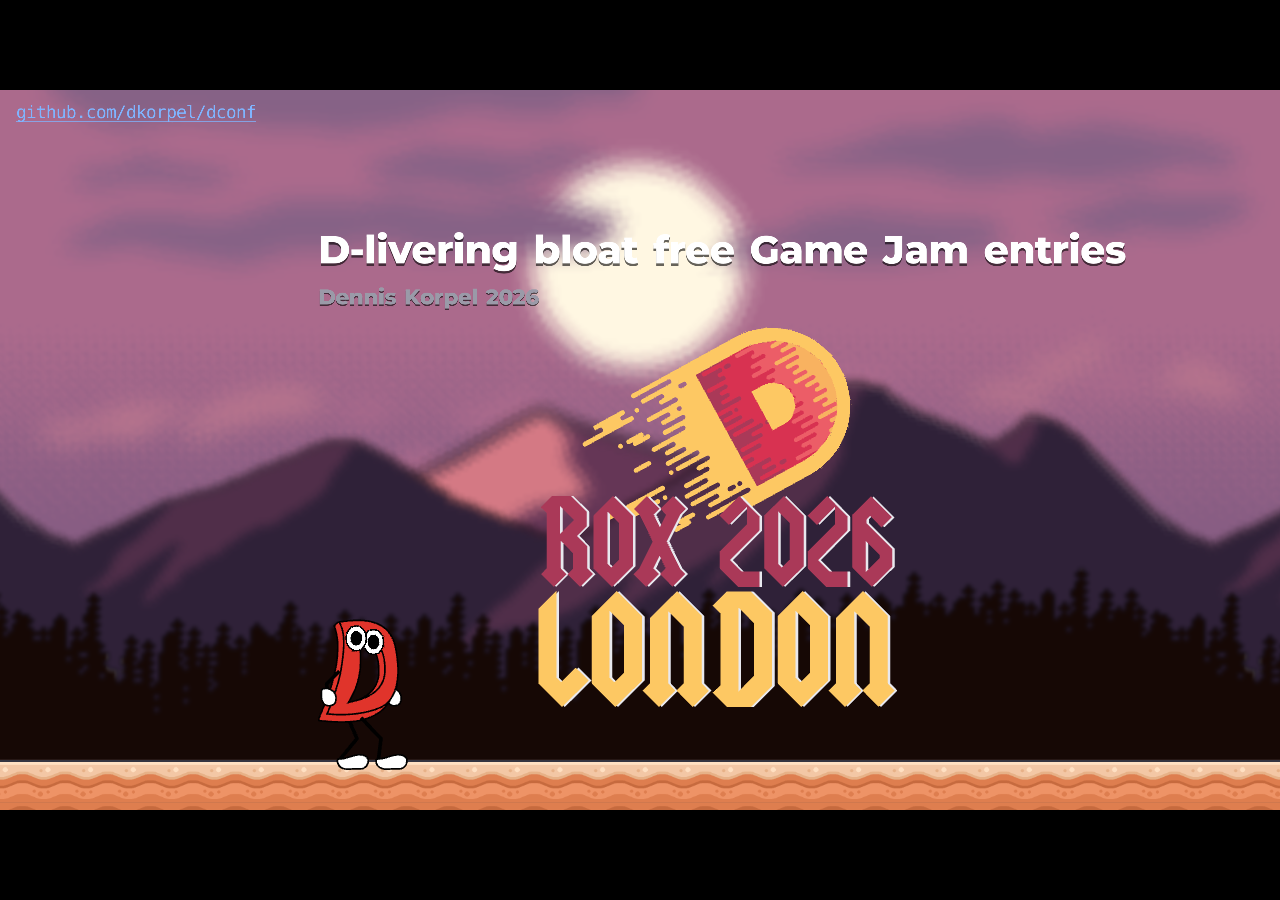
<file: docs/dconf26/index.html>
<!DOCTYPE html>
<html>
<head>
	<meta name="viewport" charset="utf-8" content="width=device-width, initial-scale=1.0" />
	<script src="coi-serviceworker.js"></script>
</head>
<body id="game-canvas" style="margin:0; background:black; overflow:hidden;">
	<script src="glue.min.js"></script>
	<script src="debughost.js"></script>
	<script>dbgTargetPaths = ['main.wasm'];</script>
	<canvas id="canvas" width="1280" height="720"
		style="background:black; display:block; width:100dvw; height:100dvh;user-select:none;touch-action:none;"></canvas>
</body>
</html>
</file>
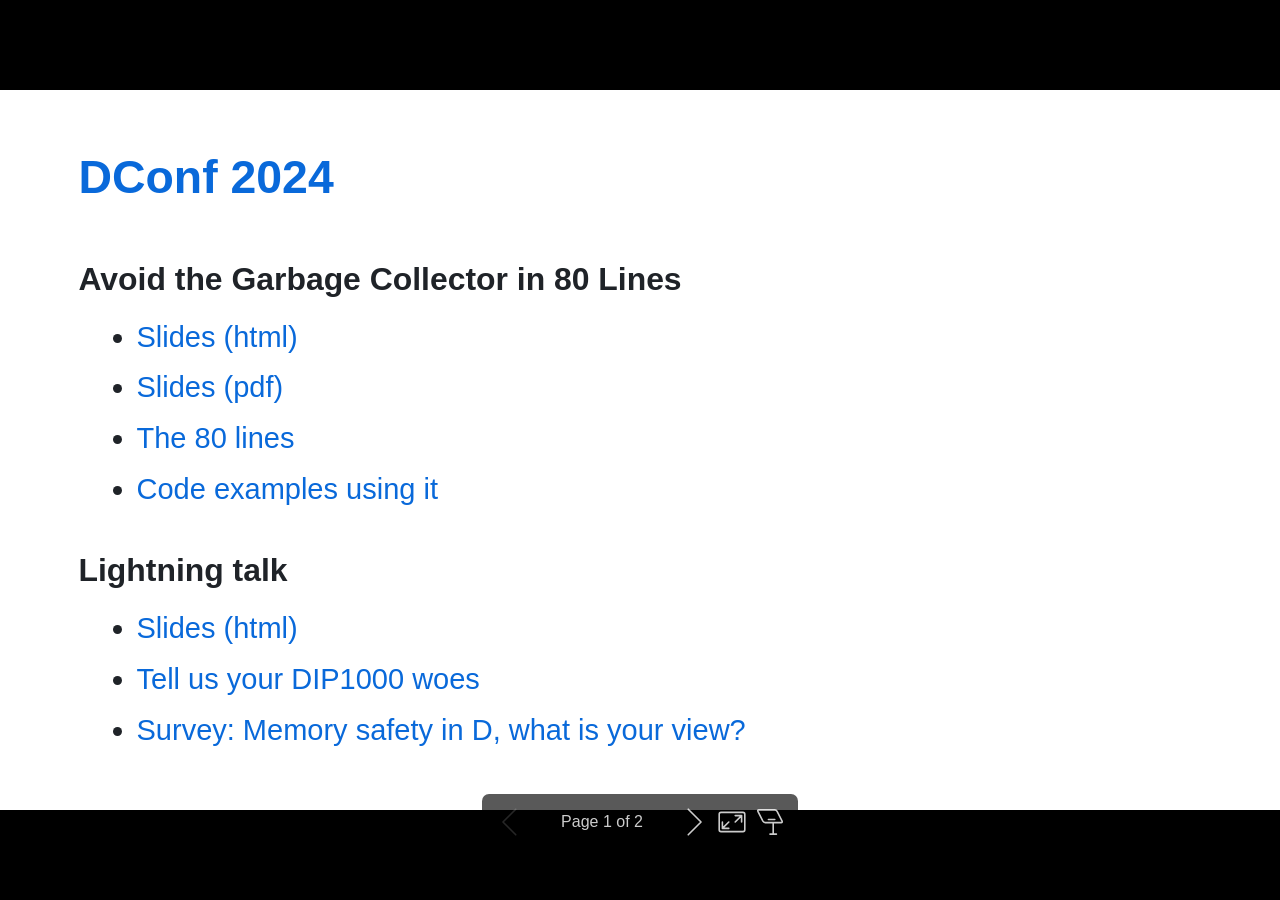
<file: dconf24/slides-lightning.html>
<!DOCTYPE html><html lang="en-US"><head><meta charset="UTF-8"><meta name="viewport" content="width=device-width,height=device-height,initial-scale=1.0"><meta name="apple-mobile-web-app-capable" content="yes"><meta http-equiv="X-UA-Compatible" content="ie=edge"><meta property="og:type" content="website"><meta name="twitter:card" content="summary"><style>@media screen{body[data-bespoke-view=""] .bespoke-marp-parent>.bespoke-marp-osc>button,body[data-bespoke-view=next] .bespoke-marp-parent>.bespoke-marp-osc>button,body[data-bespoke-view=presenter] .bespoke-marp-presenter-container .bespoke-marp-presenter-info-container button,body[data-bespoke-view=presenter] .bespoke-marp-presenter-container .bespoke-marp-presenter-note-container button{-webkit-tap-highlight-color:transparent;-webkit-appearance:none;appearance:none;background-color:transparent;border:0;color:inherit;cursor:pointer;font-size:inherit;opacity:.8;outline:none;padding:0;transition:opacity .2s linear}body[data-bespoke-view=""] .bespoke-marp-parent>.bespoke-marp-osc>button:disabled,body[data-bespoke-view=next] .bespoke-marp-parent>.bespoke-marp-osc>button:disabled,body[data-bespoke-view=presenter] .bespoke-marp-presenter-container .bespoke-marp-presenter-info-container button:disabled,body[data-bespoke-view=presenter] .bespoke-marp-presenter-container .bespoke-marp-presenter-note-container button:disabled{cursor:not-allowed;opacity:.15!important}body[data-bespoke-view=""] .bespoke-marp-parent>.bespoke-marp-osc>button:hover,body[data-bespoke-view=next] .bespoke-marp-parent>.bespoke-marp-osc>button:hover,body[data-bespoke-view=presenter] .bespoke-marp-presenter-container .bespoke-marp-presenter-info-container button:hover,body[data-bespoke-view=presenter] .bespoke-marp-presenter-container .bespoke-marp-presenter-note-container button:hover{opacity:1}body[data-bespoke-view=""] .bespoke-marp-parent>.bespoke-marp-osc>button:hover:active,body[data-bespoke-view=next] .bespoke-marp-parent>.bespoke-marp-osc>button:hover:active,body[data-bespoke-view=presenter] .bespoke-marp-presenter-container .bespoke-marp-presenter-info-container button:hover:active,body[data-bespoke-view=presenter] .bespoke-marp-presenter-container .bespoke-marp-presenter-note-container button:hover:active{opacity:.6}body[data-bespoke-view=""] .bespoke-marp-parent>.bespoke-marp-osc>button:hover:not(:disabled),body[data-bespoke-view=next] .bespoke-marp-parent>.bespoke-marp-osc>button:hover:not(:disabled),body[data-bespoke-view=presenter] .bespoke-marp-presenter-container .bespoke-marp-presenter-info-container button:hover:not(:disabled),body[data-bespoke-view=presenter] .bespoke-marp-presenter-container .bespoke-marp-presenter-note-container button:hover:not(:disabled){transition:none}body[data-bespoke-view=""] .bespoke-marp-parent>.bespoke-marp-osc>button[data-bespoke-marp-osc=prev],body[data-bespoke-view=next] .bespoke-marp-parent>.bespoke-marp-osc>button[data-bespoke-marp-osc=prev],body[data-bespoke-view=presenter] .bespoke-marp-presenter-container .bespoke-marp-presenter-info-container button.bespoke-marp-presenter-info-page-prev{background:transparent url("[data-uri]") no-repeat 50%;background-size:contain;overflow:hidden;text-indent:100%;white-space:nowrap}body[data-bespoke-view=""] .bespoke-marp-parent>.bespoke-marp-osc>button[data-bespoke-marp-osc=next],body[data-bespoke-view=next] .bespoke-marp-parent>.bespoke-marp-osc>button[data-bespoke-marp-osc=next],body[data-bespoke-view=presenter] .bespoke-marp-presenter-container .bespoke-marp-presenter-info-container button.bespoke-marp-presenter-info-page-next{background:transparent url("[data-uri]") no-repeat 50%;background-size:contain;overflow:hidden;text-indent:100%;white-space:nowrap}body[data-bespoke-view=""] .bespoke-marp-parent>.bespoke-marp-osc>button[data-bespoke-marp-osc=fullscreen],body[data-bespoke-view=next] .bespoke-marp-parent>.bespoke-marp-osc>button[data-bespoke-marp-osc=fullscreen]{background:transparent url("[data-uri]") no-repeat 50%;background-size:contain;overflow:hidden;text-indent:100%;white-space:nowrap}body[data-bespoke-view=""] .bespoke-marp-parent>.bespoke-marp-osc>button.exit[data-bespoke-marp-osc=fullscreen],body[data-bespoke-view=next] .bespoke-marp-parent>.bespoke-marp-osc>button.exit[data-bespoke-marp-osc=fullscreen]{background-image:url("[data-uri]")}body[data-bespoke-view=""] .bespoke-marp-parent>.bespoke-marp-osc>button[data-bespoke-marp-osc=presenter],body[data-bespoke-view=next] .bespoke-marp-parent>.bespoke-marp-osc>button[data-bespoke-marp-osc=presenter]{background:transparent url("[data-uri]") no-repeat 50%;background-size:contain;overflow:hidden;text-indent:100%;white-space:nowrap}body[data-bespoke-view=presenter] .bespoke-marp-presenter-container .bespoke-marp-presenter-note-container button.bespoke-marp-presenter-note-bigger{background:transparent url("[data-uri]") no-repeat 50%;background-size:contain;overflow:hidden;text-indent:100%;white-space:nowrap}body[data-bespoke-view=presenter] .bespoke-marp-presenter-container .bespoke-marp-presenter-note-container button.bespoke-marp-presenter-note-smaller{background:transparent url("[data-uri]") no-repeat 50%;background-size:contain;overflow:hidden;text-indent:100%;white-space:nowrap}}@keyframes __bespoke_marp_transition_reduced_outgoing__{0%{opacity:1}to{opacity:0}}@keyframes __bespoke_marp_transition_reduced_incoming__{0%{mix-blend-mode:plus-lighter;opacity:0}to{mix-blend-mode:plus-lighter;opacity:1}}.bespoke-marp-note,.bespoke-marp-osc,.bespoke-progress-parent{display:none;transition:none}@media screen{::view-transition-group(*){animation-duration:var(--marp-bespoke-transition-animation-duration,.5s);animation-timing-function:ease}::view-transition-new(*),::view-transition-old(*){animation-delay:0s;animation-direction:var(--marp-bespoke-transition-animation-direction,normal);animation-duration:var(--marp-bespoke-transition-animation-duration,.5s);animation-fill-mode:both;animation-name:var(--marp-bespoke-transition-animation-name,var(--marp-bespoke-transition-animation-name-fallback,__bespoke_marp_transition_no_animation__));mix-blend-mode:normal}::view-transition-old(*){--marp-bespoke-transition-animation-name-fallback:__bespoke_marp_transition_reduced_outgoing__;animation-timing-function:ease}::view-transition-new(*){--marp-bespoke-transition-animation-name-fallback:__bespoke_marp_transition_reduced_incoming__;animation-timing-function:ease}::view-transition-new(root),::view-transition-old(root){animation-timing-function:linear}::view-transition-new(__bespoke_marp_transition_osc__),::view-transition-old(__bespoke_marp_transition_osc__){animation-duration:0s!important;animation-name:__bespoke_marp_transition_osc__!important}::view-transition-new(__bespoke_marp_transition_osc__){opacity:0!important}.bespoke-marp-transition-warming-up::view-transition-group(*),.bespoke-marp-transition-warming-up::view-transition-new(*),.bespoke-marp-transition-warming-up::view-transition-old(*){animation-play-state:paused!important}body,html{height:100%;margin:0}body{background:#000;overflow:hidden}svg.bespoke-marp-slide{content-visibility:hidden;opacity:0;pointer-events:none;z-index:-1}svg.bespoke-marp-slide:not(.bespoke-marp-active) *{view-transition-name:none!important}svg.bespoke-marp-slide.bespoke-marp-active{content-visibility:visible;opacity:1;pointer-events:auto;z-index:0}svg.bespoke-marp-slide.bespoke-marp-active.bespoke-marp-active-ready *{animation-name:__bespoke_marp__!important}@supports not (content-visibility:hidden){svg.bespoke-marp-slide[data-bespoke-marp-load=hideable]{display:none}svg.bespoke-marp-slide[data-bespoke-marp-load=hideable].bespoke-marp-active{display:block}}}@media screen and (prefers-reduced-motion:reduce){svg.bespoke-marp-slide *{view-transition-name:none!important}}@media screen{[data-bespoke-marp-fragment=inactive]{visibility:hidden}body[data-bespoke-view=""] .bespoke-marp-parent,body[data-bespoke-view=next] .bespoke-marp-parent{inset:0;position:absolute}body[data-bespoke-view=""] .bespoke-marp-parent>.bespoke-marp-osc,body[data-bespoke-view=next] .bespoke-marp-parent>.bespoke-marp-osc{view-transition-name:__bespoke_marp_transition_osc__;background:rgba(0,0,0,.65);border-radius:7px;bottom:50px;color:#fff;contain:paint;display:block;font-family:Helvetica,Arial,sans-serif;font-size:16px;left:50%;line-height:0;opacity:1;padding:12px;position:absolute;touch-action:manipulation;transform:translateX(-50%);transition:opacity .2s linear;-webkit-user-select:none;user-select:none;white-space:nowrap;will-change:transform;z-index:1}body[data-bespoke-view=""] .bespoke-marp-parent>.bespoke-marp-osc>*,body[data-bespoke-view=next] .bespoke-marp-parent>.bespoke-marp-osc>*{margin-left:6px}body[data-bespoke-view=""] .bespoke-marp-parent>.bespoke-marp-osc>:first-child,body[data-bespoke-view=next] .bespoke-marp-parent>.bespoke-marp-osc>:first-child{margin-left:0}body[data-bespoke-view=""] .bespoke-marp-parent>.bespoke-marp-osc>span,body[data-bespoke-view=next] .bespoke-marp-parent>.bespoke-marp-osc>span{opacity:.8}body[data-bespoke-view=""] .bespoke-marp-parent>.bespoke-marp-osc>span[data-bespoke-marp-osc=page],body[data-bespoke-view=next] .bespoke-marp-parent>.bespoke-marp-osc>span[data-bespoke-marp-osc=page]{display:inline-block;min-width:140px;text-align:center}body[data-bespoke-view=""] .bespoke-marp-parent>.bespoke-marp-osc>button[data-bespoke-marp-osc=fullscreen],body[data-bespoke-view=""] .bespoke-marp-parent>.bespoke-marp-osc>button[data-bespoke-marp-osc=next],body[data-bespoke-view=""] .bespoke-marp-parent>.bespoke-marp-osc>button[data-bespoke-marp-osc=presenter],body[data-bespoke-view=""] .bespoke-marp-parent>.bespoke-marp-osc>button[data-bespoke-marp-osc=prev],body[data-bespoke-view=next] .bespoke-marp-parent>.bespoke-marp-osc>button[data-bespoke-marp-osc=fullscreen],body[data-bespoke-view=next] .bespoke-marp-parent>.bespoke-marp-osc>button[data-bespoke-marp-osc=next],body[data-bespoke-view=next] .bespoke-marp-parent>.bespoke-marp-osc>button[data-bespoke-marp-osc=presenter],body[data-bespoke-view=next] .bespoke-marp-parent>.bespoke-marp-osc>button[data-bespoke-marp-osc=prev]{height:32px;line-height:32px;width:32px}body[data-bespoke-view=""] .bespoke-marp-parent.bespoke-marp-inactive,body[data-bespoke-view=next] .bespoke-marp-parent.bespoke-marp-inactive{cursor:none}body[data-bespoke-view=""] .bespoke-marp-parent.bespoke-marp-inactive>.bespoke-marp-osc,body[data-bespoke-view=next] .bespoke-marp-parent.bespoke-marp-inactive>.bespoke-marp-osc{opacity:0;pointer-events:none}body[data-bespoke-view=""] svg.bespoke-marp-slide,body[data-bespoke-view=next] svg.bespoke-marp-slide{height:100%;left:0;position:absolute;top:0;width:100%}body[data-bespoke-view=""] .bespoke-progress-parent{background:#222;display:flex;height:5px;width:100%}body[data-bespoke-view=""] .bespoke-progress-parent+.bespoke-marp-parent{top:5px}body[data-bespoke-view=""] .bespoke-progress-parent .bespoke-progress-bar{background:#0288d1;flex:0 0 0;transition:flex-basis .2s cubic-bezier(0,1,1,1)}body[data-bespoke-view=next]{background:transparent}body[data-bespoke-view=presenter]{background:#161616}body[data-bespoke-view=presenter] .bespoke-marp-presenter-container{display:grid;font-family:Helvetica,Arial,sans-serif;grid-template:"current dragbar next" minmax(140px,1fr) "current dragbar note" 2fr "info    dragbar note" 3em;grid-template-columns:minmax(3px,var(--bespoke-marp-presenter-split-ratio,66%)) 0 minmax(3px,1fr);height:100%;left:0;position:absolute;top:0;width:100%}body[data-bespoke-view=presenter] .bespoke-marp-presenter-container .bespoke-marp-parent{grid-area:current;overflow:hidden;position:relative}body[data-bespoke-view=presenter] .bespoke-marp-presenter-container .bespoke-marp-parent svg.bespoke-marp-slide{height:calc(100% - 40px);left:20px;pointer-events:none;position:absolute;top:20px;-webkit-user-select:none;user-select:none;width:calc(100% - 40px)}body[data-bespoke-view=presenter] .bespoke-marp-presenter-container .bespoke-marp-parent svg.bespoke-marp-slide.bespoke-marp-active{filter:drop-shadow(0 3px 10px rgba(0,0,0,.5))}body[data-bespoke-view=presenter] .bespoke-marp-presenter-container .bespoke-marp-presenter-dragbar-container{background:#0288d1;cursor:col-resize;grid-area:dragbar;margin-left:-3px;opacity:0;position:relative;transition:opacity .4s linear .1s;width:6px;z-index:10}body[data-bespoke-view=presenter] .bespoke-marp-presenter-container .bespoke-marp-presenter-dragbar-container:hover{opacity:1}body[data-bespoke-view=presenter] .bespoke-marp-presenter-container .bespoke-marp-presenter-dragbar-container.active{opacity:1;transition-delay:0s}body[data-bespoke-view=presenter] .bespoke-marp-presenter-container .bespoke-marp-presenter-next-container{background:#222;cursor:pointer;display:none;grid-area:next;overflow:hidden;position:relative}body[data-bespoke-view=presenter] .bespoke-marp-presenter-container .bespoke-marp-presenter-next-container.active{display:block}body[data-bespoke-view=presenter] .bespoke-marp-presenter-container .bespoke-marp-presenter-next-container iframe.bespoke-marp-presenter-next{background:transparent;border:0;display:block;filter:drop-shadow(0 3px 10px rgba(0,0,0,.5));height:calc(100% - 40px);left:20px;pointer-events:none;position:absolute;top:20px;-webkit-user-select:none;user-select:none;width:calc(100% - 40px)}body[data-bespoke-view=presenter] .bespoke-marp-presenter-container .bespoke-marp-presenter-note-container{background:#222;color:#eee;grid-area:note;position:relative;z-index:1}body[data-bespoke-view=presenter] .bespoke-marp-presenter-container .bespoke-marp-presenter-note-container button{height:1.5em;line-height:1.5em;width:1.5em}body[data-bespoke-view=presenter] .bespoke-marp-presenter-container .bespoke-marp-presenter-note-container .bespoke-marp-presenter-note-wrapper{display:block;inset:0;position:absolute}body[data-bespoke-view=presenter] .bespoke-marp-presenter-container .bespoke-marp-presenter-note-container .bespoke-marp-presenter-note-buttons{background:rgba(0,0,0,.65);border-radius:4px;bottom:0;display:flex;gap:4px;margin:12px;opacity:0;padding:6px;pointer-events:none;position:absolute;right:0;transition:opacity .2s linear}body[data-bespoke-view=presenter] .bespoke-marp-presenter-container .bespoke-marp-presenter-note-container .bespoke-marp-presenter-note-buttons:focus-within,body[data-bespoke-view=presenter] .bespoke-marp-presenter-container .bespoke-marp-presenter-note-container .bespoke-marp-presenter-note-wrapper:focus-within+.bespoke-marp-presenter-note-buttons,body[data-bespoke-view=presenter] .bespoke-marp-presenter-container .bespoke-marp-presenter-note-container:hover .bespoke-marp-presenter-note-buttons{opacity:1;pointer-events:auto}body[data-bespoke-view=presenter] .bespoke-marp-presenter-container .bespoke-marp-presenter-note-container .bespoke-marp-note{word-wrap:break-word;box-sizing:border-box;font-size:calc(1.1em*var(--bespoke-marp-note-font-scale, 1));height:calc(100% - 40px);margin:20px;overflow:auto;padding-right:3px;scrollbar-color:hsla(0,0%,93%,.5) transparent;scrollbar-width:thin;white-space:pre-wrap;width:calc(100% - 40px)}body[data-bespoke-view=presenter] .bespoke-marp-presenter-container .bespoke-marp-presenter-note-container .bespoke-marp-note::-webkit-scrollbar{width:6px}body[data-bespoke-view=presenter] .bespoke-marp-presenter-container .bespoke-marp-presenter-note-container .bespoke-marp-note::-webkit-scrollbar-track{background:transparent}body[data-bespoke-view=presenter] .bespoke-marp-presenter-container .bespoke-marp-presenter-note-container .bespoke-marp-note::-webkit-scrollbar-thumb{background:hsla(0,0%,93%,.5);border-radius:6px}body[data-bespoke-view=presenter] .bespoke-marp-presenter-container .bespoke-marp-presenter-note-container .bespoke-marp-note:empty{pointer-events:none}body[data-bespoke-view=presenter] .bespoke-marp-presenter-container .bespoke-marp-presenter-note-container .bespoke-marp-note.active{display:block}body[data-bespoke-view=presenter] .bespoke-marp-presenter-container .bespoke-marp-presenter-note-container .bespoke-marp-note p:first-child{margin-top:0}body[data-bespoke-view=presenter] .bespoke-marp-presenter-container .bespoke-marp-presenter-note-container .bespoke-marp-note p:last-child{margin-bottom:0}body[data-bespoke-view=presenter] .bespoke-marp-presenter-container .bespoke-marp-presenter-info-container{align-items:center;box-sizing:border-box;color:#eee;display:flex;flex-wrap:nowrap;grid-area:info;justify-content:center;overflow:hidden;padding:0 10px}body[data-bespoke-view=presenter] .bespoke-marp-presenter-container .bespoke-marp-presenter-info-container .bespoke-marp-presenter-info-page,body[data-bespoke-view=presenter] .bespoke-marp-presenter-container .bespoke-marp-presenter-info-container .bespoke-marp-presenter-info-time,body[data-bespoke-view=presenter] .bespoke-marp-presenter-container .bespoke-marp-presenter-info-container .bespoke-marp-presenter-info-timer{box-sizing:border-box;display:block;padding:0 10px;white-space:nowrap;width:100%}body[data-bespoke-view=presenter] .bespoke-marp-presenter-container .bespoke-marp-presenter-info-container button{height:1.5em;line-height:1.5em;width:1.5em}body[data-bespoke-view=presenter] .bespoke-marp-presenter-container .bespoke-marp-presenter-info-container .bespoke-marp-presenter-info-page{order:2;text-align:center}body[data-bespoke-view=presenter] .bespoke-marp-presenter-container .bespoke-marp-presenter-info-container .bespoke-marp-presenter-info-page .bespoke-marp-presenter-info-page-text{display:inline-block;min-width:120px;text-align:center}body[data-bespoke-view=presenter] .bespoke-marp-presenter-container .bespoke-marp-presenter-info-container .bespoke-marp-presenter-info-time{color:#999;order:1;text-align:left}body[data-bespoke-view=presenter] .bespoke-marp-presenter-container .bespoke-marp-presenter-info-container .bespoke-marp-presenter-info-timer{color:#999;order:3;text-align:right}body[data-bespoke-view=presenter] .bespoke-marp-presenter-container .bespoke-marp-presenter-info-container .bespoke-marp-presenter-info-timer:hover{cursor:pointer}}@media print{.bespoke-marp-presenter-info-container,.bespoke-marp-presenter-next-container,.bespoke-marp-presenter-note-container{display:none}}</style><style>div#\:\$p>svg>foreignObject>section{width:1280px;height:720px;box-sizing:border-box;overflow:hidden;position:relative;scroll-snap-align:center center}div#\:\$p>svg>foreignObject>section:after{bottom:0;content:attr(data-marpit-pagination);padding:inherit;pointer-events:none;position:absolute;right:0}div#\:\$p>svg>foreignObject>section:not([data-marpit-pagination]):after{display:none}/* Normalization */div#\:\$p>svg>foreignObject>section :is(h1,marp-h1){font-size:2em;margin:0.67em 0}div#\:\$p>svg>foreignObject>section video::-webkit-media-controls{will-change:transform}@page{size:1280px 720px;margin:0}@media print{body,html{background-color:#fff;margin:0;page-break-inside:avoid;break-inside:avoid-page}div#\:\$p>svg>foreignObject>section{page-break-before:always;break-before:page}div#\:\$p>svg>foreignObject>section,div#\:\$p>svg>foreignObject>section *{-webkit-print-color-adjust:exact!important;animation-delay:0s!important;animation-duration:0s!important;color-adjust:exact!important;transition:none!important}div#\:\$p>svg[data-marpit-svg]{display:block;height:100vh;width:100vw}}div#\:\$p>svg>foreignObject>:where(section){container-type:size}div#\:\$p>svg>foreignObject>section img[data-marp-twemoji]{background:transparent;height:1em;margin:0 .05em 0 .1em;vertical-align:-.1em;width:1em}
/*!
 * Marp default theme.
 *
 * @theme default
 * @author Yuki Hattori
 *
 * @auto-scaling true
 * @size 16:9 1280px 720px
 * @size 4:3 960px 720px
 */div#\:\$p>svg>foreignObject>section,div#\:\$p>svg>foreignObject>section [data-theme=light]{--color-prettylights-syntax-comment:#6e7781;--color-prettylights-syntax-constant:#0550ae;--color-prettylights-syntax-entity:#6639ba;--color-prettylights-syntax-storage-modifier-import:#24292f;--color-prettylights-syntax-entity-tag:#116329;--color-prettylights-syntax-keyword:#cf222e;--color-prettylights-syntax-string:#0a3069;--color-prettylights-syntax-variable:#953800;--color-prettylights-syntax-brackethighlighter-unmatched:#82071e;--color-prettylights-syntax-invalid-illegal-text:#f6f8fa;--color-prettylights-syntax-invalid-illegal-bg:#82071e;--color-prettylights-syntax-carriage-return-text:#f6f8fa;--color-prettylights-syntax-carriage-return-bg:#cf222e;--color-prettylights-syntax-string-regexp:#116329;--color-prettylights-syntax-markup-list:#3b2300;--color-prettylights-syntax-markup-heading:#0550ae;--color-prettylights-syntax-markup-italic:#24292f;--color-prettylights-syntax-markup-bold:#24292f;--color-prettylights-syntax-markup-deleted-text:#82071e;--color-prettylights-syntax-markup-deleted-bg:#ffebe9;--color-prettylights-syntax-markup-inserted-text:#116329;--color-prettylights-syntax-markup-inserted-bg:#dafbe1;--color-prettylights-syntax-markup-changed-text:#953800;--color-prettylights-syntax-markup-changed-bg:#ffd8b5;--color-prettylights-syntax-markup-ignored-text:#eaeef2;--color-prettylights-syntax-markup-ignored-bg:#0550ae;--color-prettylights-syntax-meta-diff-range:#8250df;--color-prettylights-syntax-brackethighlighter-angle:#57606a;--color-prettylights-syntax-sublimelinter-gutter-mark:#8c959f;--color-prettylights-syntax-constant-other-reference-link:#0a3069;--color-fg-default:#1f2328;--color-fg-muted:#656d76;--color-fg-subtle:#6e7781;--color-canvas-default:#fff;--color-canvas-subtle:#f6f8fa;--color-border-default:#d0d7de;--color-border-muted:#d8dee4;--color-neutral-muted:rgba(175,184,193,.2);--color-accent-fg:#0969da;--color-accent-emphasis:#0969da;--color-attention-subtle:#fff8c5;--color-danger-fg:#d1242f;color-scheme:light}div#\:\$p>svg>foreignObject>section [data-theme=dark],div#\:\$p>svg>foreignObject>section:where(.invert){--color-prettylights-syntax-comment:#8b949e;--color-prettylights-syntax-constant:#79c0ff;--color-prettylights-syntax-entity:#d2a8ff;--color-prettylights-syntax-storage-modifier-import:#c9d1d9;--color-prettylights-syntax-entity-tag:#7ee787;--color-prettylights-syntax-keyword:#ff7b72;--color-prettylights-syntax-string:#a5d6ff;--color-prettylights-syntax-variable:#ffa657;--color-prettylights-syntax-brackethighlighter-unmatched:#f85149;--color-prettylights-syntax-invalid-illegal-text:#f0f6fc;--color-prettylights-syntax-invalid-illegal-bg:#8e1519;--color-prettylights-syntax-carriage-return-text:#f0f6fc;--color-prettylights-syntax-carriage-return-bg:#b62324;--color-prettylights-syntax-string-regexp:#7ee787;--color-prettylights-syntax-markup-list:#f2cc60;--color-prettylights-syntax-markup-heading:#1f6feb;--color-prettylights-syntax-markup-italic:#c9d1d9;--color-prettylights-syntax-markup-bold:#c9d1d9;--color-prettylights-syntax-markup-deleted-text:#ffdcd7;--color-prettylights-syntax-markup-deleted-bg:#67060c;--color-prettylights-syntax-markup-inserted-text:#aff5b4;--color-prettylights-syntax-markup-inserted-bg:#033a16;--color-prettylights-syntax-markup-changed-text:#ffdfb6;--color-prettylights-syntax-markup-changed-bg:#5a1e02;--color-prettylights-syntax-markup-ignored-text:#c9d1d9;--color-prettylights-syntax-markup-ignored-bg:#1158c7;--color-prettylights-syntax-meta-diff-range:#d2a8ff;--color-prettylights-syntax-brackethighlighter-angle:#8b949e;--color-prettylights-syntax-sublimelinter-gutter-mark:#484f58;--color-prettylights-syntax-constant-other-reference-link:#a5d6ff;--color-fg-default:#e6edf3;--color-fg-muted:#7d8590;--color-fg-subtle:#6e7681;--color-canvas-default:#0d1117;--color-canvas-subtle:#161b22;--color-border-default:#30363d;--color-border-muted:#21262d;--color-neutral-muted:hsla(215,8%,47%,.4);--color-accent-fg:#2f81f7;--color-accent-emphasis:#1f6feb;--color-attention-subtle:rgba(187,128,9,.15);--color-danger-fg:#f85149;color-scheme:dark}div#\:\$p>svg>foreignObject>section{-ms-text-size-adjust:100%;-webkit-text-size-adjust:100%;word-wrap:break-word;background-color:var(--color-canvas-default);color:var(--color-fg-default);font-family:-apple-system,BlinkMacSystemFont,Segoe UI,Noto Sans,Helvetica,Arial,sans-serif,Apple Color Emoji,Segoe UI Emoji;font-size:16px;line-height:1.5;margin:0}div#\:\$p>svg>foreignObject>section{--marpit-root-font-size:16px}div#\:\$p>svg>foreignObject>section :is(h1,marp-h1):hover .anchor .octicon-link:before,div#\:\$p>svg>foreignObject>section :is(h2,marp-h2):hover .anchor .octicon-link:before,div#\:\$p>svg>foreignObject>section :is(h3,marp-h3):hover .anchor .octicon-link:before,div#\:\$p>svg>foreignObject>section :is(h4,marp-h4):hover .anchor .octicon-link:before,div#\:\$p>svg>foreignObject>section :is(h5,marp-h5):hover .anchor .octicon-link:before,div#\:\$p>svg>foreignObject>section :is(h6,marp-h6):hover .anchor .octicon-link:before{background-color:currentColor;content:" ";display:inline-block;height:16px;-webkit-mask-image:url('data:image/svg+xml;charset=utf-8,<svg xmlns="http://www.w3.org/2000/svg" aria-hidden="true" viewBox="0 0 16 16"><path fill-rule="evenodd" d="M7.775 3.275a.75.75 0 0 0 1.06 1.06l1.25-1.25a2 2 0 1 1 2.83 2.83l-2.5 2.5a2 2 0 0 1-2.83 0 .75.75 0 0 0-1.06 1.06 3.5 3.5 0 0 0 4.95 0l2.5-2.5a3.5 3.5 0 0 0-4.95-4.95l-1.25 1.25zm-4.69 9.64a2 2 0 0 1 0-2.83l2.5-2.5a2 2 0 0 1 2.83 0 .75.75 0 0 0 1.06-1.06 3.5 3.5 0 0 0-4.95 0l-2.5 2.5a3.5 3.5 0 0 0 4.95 4.95l1.25-1.25a.75.75 0 0 0-1.06-1.06l-1.25 1.25a2 2 0 0 1-2.83 0z"/></svg>');mask-image:url('data:image/svg+xml;charset=utf-8,<svg xmlns="http://www.w3.org/2000/svg" aria-hidden="true" viewBox="0 0 16 16"><path fill-rule="evenodd" d="M7.775 3.275a.75.75 0 0 0 1.06 1.06l1.25-1.25a2 2 0 1 1 2.83 2.83l-2.5 2.5a2 2 0 0 1-2.83 0 .75.75 0 0 0-1.06 1.06 3.5 3.5 0 0 0 4.95 0l2.5-2.5a3.5 3.5 0 0 0-4.95-4.95l-1.25 1.25zm-4.69 9.64a2 2 0 0 1 0-2.83l2.5-2.5a2 2 0 0 1 2.83 0 .75.75 0 0 0 1.06-1.06 3.5 3.5 0 0 0-4.95 0l-2.5 2.5a3.5 3.5 0 0 0 4.95 4.95l1.25-1.25a.75.75 0 0 0-1.06-1.06l-1.25 1.25a2 2 0 0 1-2.83 0z"/></svg>');width:16px}div#\:\$p>svg>foreignObject>section details,div#\:\$p>svg>foreignObject>section figcaption,div#\:\$p>svg>foreignObject>section figure{display:block}div#\:\$p>svg>foreignObject>section summary{display:list-item}div#\:\$p>svg>foreignObject>section [hidden]{display:none!important}div#\:\$p>svg>foreignObject>section a{background-color:transparent;color:var(--color-accent-fg);text-decoration:none}div#\:\$p>svg>foreignObject>section abbr[title]{border-bottom:none;-webkit-text-decoration:underline dotted;text-decoration:underline dotted}div#\:\$p>svg>foreignObject>section b,div#\:\$p>svg>foreignObject>section strong{font-weight:var(--base-text-weight-semibold,600)}div#\:\$p>svg>foreignObject>section dfn{font-style:italic}div#\:\$p>svg>foreignObject>section :is(h1,marp-h1){border-bottom:1px solid var(--color-border-muted);font-size:2em;font-weight:var(--base-text-weight-semibold,600);margin:.67em 0;padding-bottom:.3em}div#\:\$p>svg>foreignObject>section mark{background-color:var(--color-attention-subtle);color:var(--color-fg-default)}div#\:\$p>svg>foreignObject>section small{font-size:90%}div#\:\$p>svg>foreignObject>section sub,div#\:\$p>svg>foreignObject>section sup{font-size:75%;line-height:0;position:relative;vertical-align:baseline}div#\:\$p>svg>foreignObject>section sub{bottom:-.25em}div#\:\$p>svg>foreignObject>section sup{top:-.5em}div#\:\$p>svg>foreignObject>section img{background-color:var(--color-canvas-default);border-style:none;box-sizing:content-box;max-width:100%}div#\:\$p>svg>foreignObject>section :is(pre,marp-pre),div#\:\$p>svg>foreignObject>section code,div#\:\$p>svg>foreignObject>section kbd,div#\:\$p>svg>foreignObject>section samp{font-family:monospace;font-size:1em}div#\:\$p>svg>foreignObject>section figure{margin:1em 40px}div#\:\$p>svg>foreignObject>section hr{background:transparent;background-color:var(--color-border-default);border:0;box-sizing:content-box;height:.25em;margin:24px 0;overflow:hidden;padding:0}div#\:\$p>svg>foreignObject>section input{font:inherit;font-family:inherit;font-size:inherit;line-height:inherit;margin:0;overflow:visible}div#\:\$p>svg>foreignObject>section [type=button],div#\:\$p>svg>foreignObject>section [type=reset],div#\:\$p>svg>foreignObject>section [type=submit]{-webkit-appearance:button}div#\:\$p>svg>foreignObject>section [type=checkbox],div#\:\$p>svg>foreignObject>section [type=radio]{box-sizing:border-box;padding:0}div#\:\$p>svg>foreignObject>section [type=number]::-webkit-inner-spin-button,div#\:\$p>svg>foreignObject>section [type=number]::-webkit-outer-spin-button{height:auto}div#\:\$p>svg>foreignObject>section [type=search]::-webkit-search-cancel-button,div#\:\$p>svg>foreignObject>section [type=search]::-webkit-search-decoration{-webkit-appearance:none}div#\:\$p>svg>foreignObject>section ::-webkit-input-placeholder{color:inherit;opacity:.54}div#\:\$p>svg>foreignObject>section ::-webkit-file-upload-button{-webkit-appearance:button;font:inherit}div#\:\$p>svg>foreignObject>section a:hover{text-decoration:underline}div#\:\$p>svg>foreignObject>section ::-moz-placeholder{color:var(--color-fg-subtle);opacity:1}div#\:\$p>svg>foreignObject>section ::placeholder{color:var(--color-fg-subtle);opacity:1}div#\:\$p>svg>foreignObject>section hr:after,div#\:\$p>svg>foreignObject>section hr:before{content:"";display:table}div#\:\$p>svg>foreignObject>section hr:after{clear:both}div#\:\$p>svg>foreignObject>section table{border-collapse:collapse;border-spacing:0;display:block;max-width:100%;overflow:auto;width:-moz-max-content;width:max-content}div#\:\$p>svg>foreignObject>section td,div#\:\$p>svg>foreignObject>section th{padding:0}div#\:\$p>svg>foreignObject>section details summary{cursor:pointer}div#\:\$p>svg>foreignObject>section details:not([open])>:not(summary){display:none!important}div#\:\$p>svg>foreignObject>section [role=button]:focus,div#\:\$p>svg>foreignObject>section a:focus,div#\:\$p>svg>foreignObject>section input[type=checkbox]:focus,div#\:\$p>svg>foreignObject>section input[type=radio]:focus{box-shadow:none;outline:2px solid var(--color-accent-fg);outline-offset:-2px}div#\:\$p>svg>foreignObject>section [role=button]:focus:not(:focus-visible),div#\:\$p>svg>foreignObject>section a:focus:not(:focus-visible),div#\:\$p>svg>foreignObject>section input[type=checkbox]:focus:not(:focus-visible),div#\:\$p>svg>foreignObject>section input[type=radio]:focus:not(:focus-visible){outline:1px solid transparent}div#\:\$p>svg>foreignObject>section [role=button]:focus-visible,div#\:\$p>svg>foreignObject>section a:focus-visible,div#\:\$p>svg>foreignObject>section input[type=checkbox]:focus-visible,div#\:\$p>svg>foreignObject>section input[type=radio]:focus-visible{box-shadow:none;outline:2px solid var(--color-accent-fg);outline-offset:-2px}div#\:\$p>svg>foreignObject>section a:not([class]):focus,div#\:\$p>svg>foreignObject>section a:not([class]):focus-visible,div#\:\$p>svg>foreignObject>section input[type=checkbox]:focus,div#\:\$p>svg>foreignObject>section input[type=checkbox]:focus-visible,div#\:\$p>svg>foreignObject>section input[type=radio]:focus,div#\:\$p>svg>foreignObject>section input[type=radio]:focus-visible{outline-offset:0}div#\:\$p>svg>foreignObject>section kbd{background-color:var(--color-canvas-subtle);border-bottom-color:var(--color-neutral-muted);border:1px solid var(--color-neutral-muted);border-radius:6px;box-shadow:inset 0 -1px 0 var(--color-neutral-muted);color:var(--color-fg-default);display:inline-block;font:11px ui-monospace,SFMono-Regular,SF Mono,Menlo,Consolas,Liberation Mono,monospace;line-height:10px;padding:3px 5px;vertical-align:middle}div#\:\$p>svg>foreignObject>section :is(h1,marp-h1),div#\:\$p>svg>foreignObject>section :is(h2,marp-h2),div#\:\$p>svg>foreignObject>section :is(h3,marp-h3),div#\:\$p>svg>foreignObject>section :is(h4,marp-h4),div#\:\$p>svg>foreignObject>section :is(h5,marp-h5),div#\:\$p>svg>foreignObject>section :is(h6,marp-h6){font-weight:var(--base-text-weight-semibold,600);line-height:1.25;margin-bottom:16px;margin-top:24px}div#\:\$p>svg>foreignObject>section :is(h2,marp-h2){border-bottom:1px solid var(--color-border-muted);font-size:1.5em;padding-bottom:.3em}div#\:\$p>svg>foreignObject>section :is(h2,marp-h2),div#\:\$p>svg>foreignObject>section :is(h3,marp-h3){font-weight:var(--base-text-weight-semibold,600)}div#\:\$p>svg>foreignObject>section :is(h3,marp-h3){font-size:1.25em}div#\:\$p>svg>foreignObject>section :is(h4,marp-h4){font-size:1em}div#\:\$p>svg>foreignObject>section :is(h4,marp-h4),div#\:\$p>svg>foreignObject>section :is(h5,marp-h5){font-weight:var(--base-text-weight-semibold,600)}div#\:\$p>svg>foreignObject>section :is(h5,marp-h5){font-size:.875em}div#\:\$p>svg>foreignObject>section :is(h6,marp-h6){color:var(--color-fg-muted);font-size:.85em;font-weight:var(--base-text-weight-semibold,600)}div#\:\$p>svg>foreignObject>section p{margin-bottom:10px;margin-top:0}div#\:\$p>svg>foreignObject>section blockquote{border-left:.25em solid var(--color-border-default);color:var(--color-fg-muted);margin:0;padding:0 1em}div#\:\$p>svg>foreignObject>section ol,div#\:\$p>svg>foreignObject>section ul{margin-bottom:0;margin-top:0;padding-left:2em}div#\:\$p>svg>foreignObject>section ol ol,div#\:\$p>svg>foreignObject>section ul ol{list-style-type:lower-roman}div#\:\$p>svg>foreignObject>section ol ol ol,div#\:\$p>svg>foreignObject>section ol ul ol,div#\:\$p>svg>foreignObject>section ul ol ol,div#\:\$p>svg>foreignObject>section ul ul ol{list-style-type:lower-alpha}div#\:\$p>svg>foreignObject>section dd{margin-left:0}div#\:\$p>svg>foreignObject>section :is(pre,marp-pre),div#\:\$p>svg>foreignObject>section code,div#\:\$p>svg>foreignObject>section samp,div#\:\$p>svg>foreignObject>section tt{font-family:ui-monospace,SFMono-Regular,SF Mono,Menlo,Consolas,Liberation Mono,monospace;font-size:12px}div#\:\$p>svg>foreignObject>section :is(pre,marp-pre){word-wrap:normal;margin-bottom:0;margin-top:0}div#\:\$p>svg>foreignObject>section .octicon{fill:currentColor;display:inline-block;overflow:visible!important;vertical-align:text-bottom}div#\:\$p>svg>foreignObject>section input::-webkit-inner-spin-button,div#\:\$p>svg>foreignObject>section input::-webkit-outer-spin-button{-webkit-appearance:none;appearance:none;margin:0}div#\:\$p>svg>foreignObject>section:after,div#\:\$p>svg>foreignObject>section:before{
  /* content:""; */display:table}div#\:\$p>svg>foreignObject>section:after{clear:both}div#\:\$p>svg>foreignObject>section>:first-child{margin-top:0!important}div#\:\$p>svg>foreignObject>section>:last-child{margin-bottom:0!important}div#\:\$p>svg>foreignObject>section a:not([href]){color:inherit;text-decoration:none}div#\:\$p>svg>foreignObject>section .absent{color:var(--color-danger-fg)}div#\:\$p>svg>foreignObject>section .anchor{float:left;line-height:1;margin-left:-20px;padding-right:4px}div#\:\$p>svg>foreignObject>section .anchor:focus{outline:none}div#\:\$p>svg>foreignObject>section :is(pre,marp-pre),div#\:\$p>svg>foreignObject>section blockquote,div#\:\$p>svg>foreignObject>section details,div#\:\$p>svg>foreignObject>section dl,div#\:\$p>svg>foreignObject>section ol,div#\:\$p>svg>foreignObject>section p,div#\:\$p>svg>foreignObject>section table,div#\:\$p>svg>foreignObject>section ul{margin-bottom:16px;margin-top:0}div#\:\$p>svg>foreignObject>section blockquote>:first-child{margin-top:0}div#\:\$p>svg>foreignObject>section blockquote>:last-child{margin-bottom:0}div#\:\$p>svg>foreignObject>section :is(h1,marp-h1) .octicon-link,div#\:\$p>svg>foreignObject>section :is(h2,marp-h2) .octicon-link,div#\:\$p>svg>foreignObject>section :is(h3,marp-h3) .octicon-link,div#\:\$p>svg>foreignObject>section :is(h4,marp-h4) .octicon-link,div#\:\$p>svg>foreignObject>section :is(h5,marp-h5) .octicon-link,div#\:\$p>svg>foreignObject>section :is(h6,marp-h6) .octicon-link{color:var(--color-fg-default);vertical-align:middle;visibility:hidden}div#\:\$p>svg>foreignObject>section :is(h1,marp-h1):hover .anchor,div#\:\$p>svg>foreignObject>section :is(h2,marp-h2):hover .anchor,div#\:\$p>svg>foreignObject>section :is(h3,marp-h3):hover .anchor,div#\:\$p>svg>foreignObject>section :is(h4,marp-h4):hover .anchor,div#\:\$p>svg>foreignObject>section :is(h5,marp-h5):hover .anchor,div#\:\$p>svg>foreignObject>section :is(h6,marp-h6):hover .anchor{text-decoration:none}div#\:\$p>svg>foreignObject>section :is(h1,marp-h1):hover .anchor .octicon-link,div#\:\$p>svg>foreignObject>section :is(h2,marp-h2):hover .anchor .octicon-link,div#\:\$p>svg>foreignObject>section :is(h3,marp-h3):hover .anchor .octicon-link,div#\:\$p>svg>foreignObject>section :is(h4,marp-h4):hover .anchor .octicon-link,div#\:\$p>svg>foreignObject>section :is(h5,marp-h5):hover .anchor .octicon-link,div#\:\$p>svg>foreignObject>section :is(h6,marp-h6):hover .anchor .octicon-link{visibility:visible}div#\:\$p>svg>foreignObject>section :is(h1,marp-h1) code,div#\:\$p>svg>foreignObject>section :is(h1,marp-h1) tt,div#\:\$p>svg>foreignObject>section :is(h2,marp-h2) code,div#\:\$p>svg>foreignObject>section :is(h2,marp-h2) tt,div#\:\$p>svg>foreignObject>section :is(h3,marp-h3) code,div#\:\$p>svg>foreignObject>section :is(h3,marp-h3) tt,div#\:\$p>svg>foreignObject>section :is(h4,marp-h4) code,div#\:\$p>svg>foreignObject>section :is(h4,marp-h4) tt,div#\:\$p>svg>foreignObject>section :is(h5,marp-h5) code,div#\:\$p>svg>foreignObject>section :is(h5,marp-h5) tt,div#\:\$p>svg>foreignObject>section :is(h6,marp-h6) code,div#\:\$p>svg>foreignObject>section :is(h6,marp-h6) tt{font-size:inherit;padding:0 .2em}div#\:\$p>svg>foreignObject>section summary :is(h1,marp-h1),div#\:\$p>svg>foreignObject>section summary :is(h2,marp-h2),div#\:\$p>svg>foreignObject>section summary :is(h3,marp-h3),div#\:\$p>svg>foreignObject>section summary :is(h4,marp-h4),div#\:\$p>svg>foreignObject>section summary :is(h5,marp-h5),div#\:\$p>svg>foreignObject>section summary :is(h6,marp-h6){display:inline-block}div#\:\$p>svg>foreignObject>section summary :is(h1,marp-h1) .anchor,div#\:\$p>svg>foreignObject>section summary :is(h2,marp-h2) .anchor,div#\:\$p>svg>foreignObject>section summary :is(h3,marp-h3) .anchor,div#\:\$p>svg>foreignObject>section summary :is(h4,marp-h4) .anchor,div#\:\$p>svg>foreignObject>section summary :is(h5,marp-h5) .anchor,div#\:\$p>svg>foreignObject>section summary :is(h6,marp-h6) .anchor{margin-left:-40px}div#\:\$p>svg>foreignObject>section summary :is(h1,marp-h1),div#\:\$p>svg>foreignObject>section summary :is(h2,marp-h2){border-bottom:0;padding-bottom:0}div#\:\$p>svg>foreignObject>section ol.no-list,div#\:\$p>svg>foreignObject>section ul.no-list{list-style-type:none;padding:0}div#\:\$p>svg>foreignObject>section ol[type="a s"]{list-style-type:lower-alpha}div#\:\$p>svg>foreignObject>section ol[type="A s"]{list-style-type:upper-alpha}div#\:\$p>svg>foreignObject>section ol[type="i s"]{list-style-type:lower-roman}div#\:\$p>svg>foreignObject>section ol[type="I s"]{list-style-type:upper-roman}div#\:\$p>svg>foreignObject>section div>ol:not([type]),div#\:\$p>svg>foreignObject>section ol[type="1"]{list-style-type:decimal}div#\:\$p>svg>foreignObject>section ol ol,div#\:\$p>svg>foreignObject>section ol ul,div#\:\$p>svg>foreignObject>section ul ol,div#\:\$p>svg>foreignObject>section ul ul{margin-bottom:0;margin-top:0}div#\:\$p>svg>foreignObject>section li>p{margin-top:16px}div#\:\$p>svg>foreignObject>section li+li{margin-top:.25em}div#\:\$p>svg>foreignObject>section dl{padding:0}div#\:\$p>svg>foreignObject>section dl dt{font-size:1em;font-style:italic;font-weight:var(--base-text-weight-semibold,600);margin-top:16px;padding:0}div#\:\$p>svg>foreignObject>section dl dd{margin-bottom:16px;padding:0 16px}div#\:\$p>svg>foreignObject>section table th{font-weight:var(--base-text-weight-semibold,600)}div#\:\$p>svg>foreignObject>section table td,div#\:\$p>svg>foreignObject>section table th{border:1px solid var(--color-border-default);padding:6px 13px}div#\:\$p>svg>foreignObject>section table td>:last-child{margin-bottom:0}div#\:\$p>svg>foreignObject>section table tr{background-color:var(--color-canvas-default);border-top:1px solid var(--color-border-muted)}div#\:\$p>svg>foreignObject>section table tr:nth-child(2n){background-color:var(--color-canvas-subtle)}div#\:\$p>svg>foreignObject>section table img{background-color:transparent}div#\:\$p>svg>foreignObject>section img[align=right]{padding-left:20px}div#\:\$p>svg>foreignObject>section img[align=left]{padding-right:20px}div#\:\$p>svg>foreignObject>section .emoji{background-color:transparent;max-width:none;vertical-align:text-top}div#\:\$p>svg>foreignObject>section :is(span,marp-span).frame,div#\:\$p>svg>foreignObject>section :is(span,marp-span).frame>:is(span,marp-span){display:block;overflow:hidden}div#\:\$p>svg>foreignObject>section :is(span,marp-span).frame>:is(span,marp-span){border:1px solid var(--color-border-default);float:left;margin:13px 0 0;padding:7px;width:auto}div#\:\$p>svg>foreignObject>section :is(span,marp-span).frame :is(span,marp-span) img{display:block;float:left}div#\:\$p>svg>foreignObject>section :is(span,marp-span).frame :is(span,marp-span) :is(span,marp-span){clear:both;color:var(--color-fg-default);display:block;padding:5px 0 0}div#\:\$p>svg>foreignObject>section :is(span,marp-span).align-center{clear:both;display:block;overflow:hidden}div#\:\$p>svg>foreignObject>section :is(span,marp-span).align-center>:is(span,marp-span){display:block;margin:13px auto 0;overflow:hidden;text-align:center}div#\:\$p>svg>foreignObject>section :is(span,marp-span).align-center :is(span,marp-span) img{margin:0 auto;text-align:center}div#\:\$p>svg>foreignObject>section :is(span,marp-span).align-right{clear:both;display:block;overflow:hidden}div#\:\$p>svg>foreignObject>section :is(span,marp-span).align-right>:is(span,marp-span){display:block;margin:13px 0 0;overflow:hidden;text-align:right}div#\:\$p>svg>foreignObject>section :is(span,marp-span).align-right :is(span,marp-span) img{margin:0;text-align:right}div#\:\$p>svg>foreignObject>section :is(span,marp-span).float-left{display:block;float:left;margin-right:13px;overflow:hidden}div#\:\$p>svg>foreignObject>section :is(span,marp-span).float-left :is(span,marp-span){margin:13px 0 0}div#\:\$p>svg>foreignObject>section :is(span,marp-span).float-right{display:block;float:right;margin-left:13px;overflow:hidden}div#\:\$p>svg>foreignObject>section :is(span,marp-span).float-right>:is(span,marp-span){display:block;margin:13px auto 0;overflow:hidden;text-align:right}div#\:\$p>svg>foreignObject>section code,div#\:\$p>svg>foreignObject>section tt{background-color:var(--color-neutral-muted);border-radius:6px;font-size:85%;margin:0;padding:.2em .4em;white-space:break-spaces}div#\:\$p>svg>foreignObject>section code br,div#\:\$p>svg>foreignObject>section tt br{display:none}div#\:\$p>svg>foreignObject>section del code{text-decoration:inherit}div#\:\$p>svg>foreignObject>section samp{font-size:85%}div#\:\$p>svg>foreignObject>section :is(pre,marp-pre) code{font-size:100%}div#\:\$p>svg>foreignObject>section :is(pre,marp-pre)>code{background:transparent;border:0;margin:0;padding:0;white-space:pre;word-break:normal}div#\:\$p>svg>foreignObject>section .highlight{margin-bottom:16px}div#\:\$p>svg>foreignObject>section .highlight :is(pre,marp-pre){margin-bottom:0;word-break:normal}div#\:\$p>svg>foreignObject>section :is(pre,marp-pre){background-color:var(--color-canvas-subtle);border-radius:6px;color:var(--color-fg-default);font-size:85%;line-height:1.45;overflow:auto;padding:16px}div#\:\$p>svg>foreignObject>section :is(pre,marp-pre) code,div#\:\$p>svg>foreignObject>section :is(pre,marp-pre) tt{word-wrap:normal;background-color:transparent;border:0;display:inline;line-height:inherit;margin:0;max-width:auto;overflow:visible;padding:0}div#\:\$p>svg>foreignObject>section .csv-data td,div#\:\$p>svg>foreignObject>section .csv-data th{font-size:12px;line-height:1;overflow:hidden;padding:5px;text-align:left;white-space:nowrap}div#\:\$p>svg>foreignObject>section .csv-data .blob-num{background:var(--color-canvas-default);border:0;padding:10px 8px 9px;text-align:right}div#\:\$p>svg>foreignObject>section .csv-data tr{border-top:0}div#\:\$p>svg>foreignObject>section .csv-data th{background:var(--color-canvas-subtle);border-top:0;font-weight:var(--base-text-weight-semibold,600)}div#\:\$p>svg>foreignObject>section [data-footnote-ref]:before{content:"["}div#\:\$p>svg>foreignObject>section [data-footnote-ref]:after{content:"]"}div#\:\$p>svg>foreignObject>section .footnotes{border-top:1px solid var(--color-border-default);color:var(--color-fg-muted);font-size:12px}div#\:\$p>svg>foreignObject>section div#\:\$p>svg>foreignObject>section section.footnotes{--marpit-root-font-size:12px}div#\:\$p>svg>foreignObject>section .footnotes ol{padding-left:16px}div#\:\$p>svg>foreignObject>section .footnotes ol ul{display:inline-block;margin-top:16px;padding-left:16px}div#\:\$p>svg>foreignObject>section .footnotes li{position:relative}div#\:\$p>svg>foreignObject>section .footnotes li:target:before{border:2px solid var(--color-accent-emphasis);border-radius:6px;bottom:-8px;content:"";left:-24px;pointer-events:none;position:absolute;right:-8px;top:-8px}div#\:\$p>svg>foreignObject>section .footnotes li:target{color:var(--color-fg-default)}div#\:\$p>svg>foreignObject>section .footnotes .data-footnote-backref g-emoji{font-family:monospace}div#\:\$p>svg>foreignObject>section .pl-c{color:var(--color-prettylights-syntax-comment)}div#\:\$p>svg>foreignObject>section .pl-c1,div#\:\$p>svg>foreignObject>section .pl-s .pl-v{color:var(--color-prettylights-syntax-constant)}div#\:\$p>svg>foreignObject>section .pl-e,div#\:\$p>svg>foreignObject>section .pl-en{color:var(--color-prettylights-syntax-entity)}div#\:\$p>svg>foreignObject>section .pl-s .pl-s1,div#\:\$p>svg>foreignObject>section .pl-smi{color:var(--color-prettylights-syntax-storage-modifier-import)}div#\:\$p>svg>foreignObject>section .pl-ent{color:var(--color-prettylights-syntax-entity-tag)}div#\:\$p>svg>foreignObject>section .pl-k{color:var(--color-prettylights-syntax-keyword)}div#\:\$p>svg>foreignObject>section .pl-pds,div#\:\$p>svg>foreignObject>section .pl-s,div#\:\$p>svg>foreignObject>section .pl-s .pl-pse .pl-s1,div#\:\$p>svg>foreignObject>section .pl-sr,div#\:\$p>svg>foreignObject>section .pl-sr .pl-cce,div#\:\$p>svg>foreignObject>section .pl-sr .pl-sra,div#\:\$p>svg>foreignObject>section .pl-sr .pl-sre{color:var(--color-prettylights-syntax-string)}div#\:\$p>svg>foreignObject>section .pl-smw,div#\:\$p>svg>foreignObject>section .pl-v{color:var(--color-prettylights-syntax-variable)}div#\:\$p>svg>foreignObject>section .pl-bu{color:var(--color-prettylights-syntax-brackethighlighter-unmatched)}div#\:\$p>svg>foreignObject>section .pl-ii{background-color:var(--color-prettylights-syntax-invalid-illegal-bg);color:var(--color-prettylights-syntax-invalid-illegal-text)}div#\:\$p>svg>foreignObject>section .pl-c2{background-color:var(--color-prettylights-syntax-carriage-return-bg);color:var(--color-prettylights-syntax-carriage-return-text)}div#\:\$p>svg>foreignObject>section .pl-sr .pl-cce{color:var(--color-prettylights-syntax-string-regexp);font-weight:700}div#\:\$p>svg>foreignObject>section .pl-ml{color:var(--color-prettylights-syntax-markup-list)}div#\:\$p>svg>foreignObject>section .pl-mh,div#\:\$p>svg>foreignObject>section .pl-mh .pl-en,div#\:\$p>svg>foreignObject>section .pl-ms{color:var(--color-prettylights-syntax-markup-heading);font-weight:700}div#\:\$p>svg>foreignObject>section .pl-mi{color:var(--color-prettylights-syntax-markup-italic);font-style:italic}div#\:\$p>svg>foreignObject>section .pl-mb{color:var(--color-prettylights-syntax-markup-bold);font-weight:700}div#\:\$p>svg>foreignObject>section .pl-md{background-color:var(--color-prettylights-syntax-markup-deleted-bg);color:var(--color-prettylights-syntax-markup-deleted-text)}div#\:\$p>svg>foreignObject>section .pl-mi1{background-color:var(--color-prettylights-syntax-markup-inserted-bg);color:var(--color-prettylights-syntax-markup-inserted-text)}div#\:\$p>svg>foreignObject>section .pl-mc{background-color:var(--color-prettylights-syntax-markup-changed-bg);color:var(--color-prettylights-syntax-markup-changed-text)}div#\:\$p>svg>foreignObject>section .pl-mi2{background-color:var(--color-prettylights-syntax-markup-ignored-bg);color:var(--color-prettylights-syntax-markup-ignored-text)}div#\:\$p>svg>foreignObject>section .pl-mdr{color:var(--color-prettylights-syntax-meta-diff-range);font-weight:700}div#\:\$p>svg>foreignObject>section .pl-ba{color:var(--color-prettylights-syntax-brackethighlighter-angle)}div#\:\$p>svg>foreignObject>section .pl-sg{color:var(--color-prettylights-syntax-sublimelinter-gutter-mark)}div#\:\$p>svg>foreignObject>section .pl-corl{color:var(--color-prettylights-syntax-constant-other-reference-link);text-decoration:underline}div#\:\$p>svg>foreignObject>section g-emoji{display:inline-block;font-family:Apple Color Emoji,Segoe UI Emoji,Segoe UI Symbol;font-size:1em;font-style:normal!important;font-weight:var(--base-text-weight-normal,400);line-height:1;min-width:1ch;vertical-align:-.075em}div#\:\$p>svg>foreignObject>section g-emoji img{height:1em;width:1em}div#\:\$p>svg>foreignObject>section .task-list-item{list-style-type:none}div#\:\$p>svg>foreignObject>section .task-list-item label{font-weight:var(--base-text-weight-normal,400)}div#\:\$p>svg>foreignObject>section .task-list-item.enabled label{cursor:pointer}div#\:\$p>svg>foreignObject>section .task-list-item+.task-list-item{margin-top:4px}div#\:\$p>svg>foreignObject>section .task-list-item .handle{display:none}div#\:\$p>svg>foreignObject>section .task-list-item-checkbox{margin:0 .2em .25em -1.4em;vertical-align:middle}div#\:\$p>svg>foreignObject>section .contains-task-list:dir(rtl) .task-list-item-checkbox{margin:0 -1.6em .25em .2em}div#\:\$p>svg>foreignObject>section .contains-task-list{position:relative}div#\:\$p>svg>foreignObject>section .contains-task-list:focus-within .task-list-item-convert-container,div#\:\$p>svg>foreignObject>section .contains-task-list:hover .task-list-item-convert-container{clip:auto;display:block;height:24px;overflow:visible;width:auto}div#\:\$p>svg>foreignObject>section ::-webkit-calendar-picker-indicator{filter:invert(50%)}div#\:\$p>svg>foreignObject>section :is(h1,marp-h1){color:var(--h1-color);font-size:1.6em}div#\:\$p>svg>foreignObject>section :is(h1,marp-h1),div#\:\$p>svg>foreignObject>section :is(h2,marp-h2){border-bottom:none}div#\:\$p>svg>foreignObject>section :is(h2,marp-h2){font-size:1.3em}div#\:\$p>svg>foreignObject>section :is(h3,marp-h3){font-size:1.1em}div#\:\$p>svg>foreignObject>section :is(h4,marp-h4){font-size:1.05em}div#\:\$p>svg>foreignObject>section :is(h5,marp-h5){font-size:1em}div#\:\$p>svg>foreignObject>section :is(h6,marp-h6){font-size:.9em}div#\:\$p>svg>foreignObject>section :is(h1,marp-h1) strong,div#\:\$p>svg>foreignObject>section :is(h2,marp-h2) strong,div#\:\$p>svg>foreignObject>section :is(h3,marp-h3) strong,div#\:\$p>svg>foreignObject>section :is(h4,marp-h4) strong,div#\:\$p>svg>foreignObject>section :is(h5,marp-h5) strong,div#\:\$p>svg>foreignObject>section :is(h6,marp-h6) strong{color:var(--heading-strong-color);font-weight:inherit}div#\:\$p>svg>foreignObject>section :is(h1,marp-h1)::part(auto-scaling),div#\:\$p>svg>foreignObject>section :is(h2,marp-h2)::part(auto-scaling),div#\:\$p>svg>foreignObject>section :is(h3,marp-h3)::part(auto-scaling),div#\:\$p>svg>foreignObject>section :is(h4,marp-h4)::part(auto-scaling),div#\:\$p>svg>foreignObject>section :is(h5,marp-h5)::part(auto-scaling),div#\:\$p>svg>foreignObject>section :is(h6,marp-h6)::part(auto-scaling){max-height:563px}div#\:\$p>svg>foreignObject>section hr{height:0;padding-top:.25em}div#\:\$p>svg>foreignObject>section :is(pre,marp-pre){border:1px solid var(--color-border-default);line-height:1.15;overflow:visible}div#\:\$p>svg>foreignObject>section :is(pre,marp-pre)::part(auto-scaling){max-height:529px}div#\:\$p>svg>foreignObject>section :is(pre,marp-pre) :where(.hljs){color:var(--color-prettylights-syntax-storage-modifier-import)}div#\:\$p>svg>foreignObject>section :is(pre,marp-pre) :where(.hljs-doctag),div#\:\$p>svg>foreignObject>section :is(pre,marp-pre) :where(.hljs-keyword),div#\:\$p>svg>foreignObject>section :is(pre,marp-pre) :where(.hljs-meta .hljs-keyword),div#\:\$p>svg>foreignObject>section :is(pre,marp-pre) :where(.hljs-template-tag),div#\:\$p>svg>foreignObject>section :is(pre,marp-pre) :where(.hljs-template-variable),div#\:\$p>svg>foreignObject>section :is(pre,marp-pre) :where(.hljs-type),div#\:\$p>svg>foreignObject>section :is(pre,marp-pre) :where(.hljs-variable.language_){color:var(--color-prettylights-syntax-keyword)}div#\:\$p>svg>foreignObject>section :is(pre,marp-pre) :where(.hljs-title),div#\:\$p>svg>foreignObject>section :is(pre,marp-pre) :where(.hljs-title.class_),div#\:\$p>svg>foreignObject>section :is(pre,marp-pre) :where(.hljs-title.class_.inherited__),div#\:\$p>svg>foreignObject>section :is(pre,marp-pre) :where(.hljs-title.function_){color:var(--color-prettylights-syntax-entity)}div#\:\$p>svg>foreignObject>section :is(pre,marp-pre) :where(.hljs-attr),div#\:\$p>svg>foreignObject>section :is(pre,marp-pre) :where(.hljs-attribute),div#\:\$p>svg>foreignObject>section :is(pre,marp-pre) :where(.hljs-literal),div#\:\$p>svg>foreignObject>section :is(pre,marp-pre) :where(.hljs-meta),div#\:\$p>svg>foreignObject>section :is(pre,marp-pre) :where(.hljs-number),div#\:\$p>svg>foreignObject>section :is(pre,marp-pre) :where(.hljs-operator),div#\:\$p>svg>foreignObject>section :is(pre,marp-pre) :where(.hljs-selector-attr),div#\:\$p>svg>foreignObject>section :is(pre,marp-pre) :where(.hljs-selector-class),div#\:\$p>svg>foreignObject>section :is(pre,marp-pre) :where(.hljs-selector-id),div#\:\$p>svg>foreignObject>section :is(pre,marp-pre) :where(.hljs-variable){color:var(--color-prettylights-syntax-constant)}div#\:\$p>svg>foreignObject>section :is(pre,marp-pre) :where(.hljs-meta .hljs-string),div#\:\$p>svg>foreignObject>section :is(pre,marp-pre) :where(.hljs-regexp),div#\:\$p>svg>foreignObject>section :is(pre,marp-pre) :where(.hljs-string){color:var(--color-prettylights-syntax-string)}div#\:\$p>svg>foreignObject>section :is(pre,marp-pre) :where(.hljs-built_in),div#\:\$p>svg>foreignObject>section :is(pre,marp-pre) :where(.hljs-symbol){color:var(--color-prettylights-syntax-variable)}div#\:\$p>svg>foreignObject>section :is(pre,marp-pre) :where(.hljs-code),div#\:\$p>svg>foreignObject>section :is(pre,marp-pre) :where(.hljs-comment),div#\:\$p>svg>foreignObject>section :is(pre,marp-pre) :where(.hljs-formula){color:var(--color-prettylights-syntax-comment)}div#\:\$p>svg>foreignObject>section :is(pre,marp-pre) :where(.hljs-name),div#\:\$p>svg>foreignObject>section :is(pre,marp-pre) :where(.hljs-quote),div#\:\$p>svg>foreignObject>section :is(pre,marp-pre) :where(.hljs-selector-pseudo),div#\:\$p>svg>foreignObject>section :is(pre,marp-pre) :where(.hljs-selector-tag){color:var(--color-prettylights-syntax-entity-tag)}div#\:\$p>svg>foreignObject>section :is(pre,marp-pre) :where(.hljs-subst){color:var(--color-prettylights-syntax-storage-modifier-import)}div#\:\$p>svg>foreignObject>section :is(pre,marp-pre) :where(.hljs-section){color:var(--color-prettylights-syntax-markup-heading);font-weight:700}div#\:\$p>svg>foreignObject>section :is(pre,marp-pre) :where(.hljs-bullet){color:var(--color-prettylights-syntax-markup-list)}div#\:\$p>svg>foreignObject>section :is(pre,marp-pre) :where(.hljs-emphasis){color:var(--color-prettylights-syntax-markup-italic);font-style:italic}div#\:\$p>svg>foreignObject>section :is(pre,marp-pre) :where(.hljs-strong){color:var(--color-prettylights-syntax-markup-bold);font-weight:700}div#\:\$p>svg>foreignObject>section :is(pre,marp-pre) :where(.hljs-addition){background-color:var(--color-prettylights-syntax-markup-inserted-bg);color:var(--color-prettylights-syntax-markup-inserted-text)}div#\:\$p>svg>foreignObject>section :is(pre,marp-pre) :where(.hljs-deletion){background-color:var(--color-prettylights-syntax-markup-deleted-bg);color:var(--color-prettylights-syntax-markup-deleted-text)}div#\:\$p>svg>foreignObject>section footer,div#\:\$p>svg>foreignObject>section header{color:var(--header-footer-color);font-size:18px;left:30px;margin:0;position:absolute}div#\:\$p>svg>foreignObject>section header{top:21px}div#\:\$p>svg>foreignObject>section footer{bottom:21px}div#\:\$p>svg>foreignObject>section{--h1-color:#246;--header-footer-color:hsla(0,0%,40%,.75);--heading-strong-color:#48c;--paginate-color:#777;align-items:stretch;display:flex;flex-flow:column nowrap;font-size:29px;height:720px;justify-content:center;padding:78.5px;width:1280px}div#\:\$p>svg>foreignObject>section{--marpit-root-font-size:29px}div#\:\$p>svg>foreignObject>section:where(.invert){--h1-color:#cee7ff;--header-footer-color:hsla(0,0%,60%,.75);--heading-strong-color:#7bf;--paginate-color:#999}div#\:\$p>svg>foreignObject>section>:last-child,div#\:\$p>svg>foreignObject>section[data-footer]>:nth-last-child(2){margin-bottom:0}div#\:\$p>svg>foreignObject>section>:first-child,div#\:\$p>svg>foreignObject>section>header:first-child+*{margin-top:0}div#\:\$p>svg>foreignObject>section:after{bottom:21px;color:var(--paginate-color);font-size:24px;padding:0;position:absolute;right:30px}div#\:\$p>svg>foreignObject>section:after{--marpit-root-font-size:24px}div#\:\$p>svg>foreignObject>section[data-color] :is(h1,marp-h1),div#\:\$p>svg>foreignObject>section[data-color] :is(h2,marp-h2),div#\:\$p>svg>foreignObject>section[data-color] :is(h3,marp-h3),div#\:\$p>svg>foreignObject>section[data-color] :is(h4,marp-h4),div#\:\$p>svg>foreignObject>section[data-color] :is(h5,marp-h5),div#\:\$p>svg>foreignObject>section[data-color] :is(h6,marp-h6){color:currentcolor}div#\:\$p>svg>foreignObject>section[data-marpit-advanced-background=background]{columns:initial!important;display:block!important;padding:0!important}div#\:\$p>svg>foreignObject>section[data-marpit-advanced-background=background]:after,div#\:\$p>svg>foreignObject>section[data-marpit-advanced-background=background]:before,div#\:\$p>svg>foreignObject>section[data-marpit-advanced-background=content]:after,div#\:\$p>svg>foreignObject>section[data-marpit-advanced-background=content]:before{display:none!important}div#\:\$p>svg>foreignObject>section[data-marpit-advanced-background=background]>div[data-marpit-advanced-background-container]{all:initial;display:flex;flex-direction:row;height:100%;overflow:hidden;width:100%}div#\:\$p>svg>foreignObject>section[data-marpit-advanced-background=background]>div[data-marpit-advanced-background-container][data-marpit-advanced-background-direction=vertical]{flex-direction:column}div#\:\$p>svg>foreignObject>section[data-marpit-advanced-background=background][data-marpit-advanced-background-split]>div[data-marpit-advanced-background-container]{width:var(--marpit-advanced-background-split,50%)}div#\:\$p>svg>foreignObject>section[data-marpit-advanced-background=background][data-marpit-advanced-background-split=right]>div[data-marpit-advanced-background-container]{margin-left:calc(100% - var(--marpit-advanced-background-split, 50%))}div#\:\$p>svg>foreignObject>section[data-marpit-advanced-background=background]>div[data-marpit-advanced-background-container]>figure{all:initial;background-position:center;background-repeat:no-repeat;background-size:cover;flex:auto;margin:0}div#\:\$p>svg>foreignObject>section[data-marpit-advanced-background=background]>div[data-marpit-advanced-background-container]>figure>figcaption{position:absolute;border:0;clip:rect(0,0,0,0);height:1px;margin:-1px;overflow:hidden;padding:0;white-space:nowrap;width:1px}div#\:\$p>svg>foreignObject>section[data-marpit-advanced-background=content],div#\:\$p>svg>foreignObject>section[data-marpit-advanced-background=pseudo]{background:transparent!important}div#\:\$p>svg>foreignObject>section[data-marpit-advanced-background=pseudo],div#\:\$p>svg[data-marpit-svg]>foreignObject[data-marpit-advanced-background=pseudo]{pointer-events:none!important}div#\:\$p>svg>foreignObject>section[data-marpit-advanced-background-split]{width:100%;height:100%}</style></head><body><div class="bespoke-marp-osc"><button data-bespoke-marp-osc="prev" tabindex="-1" title="Previous slide">Previous slide</button><span data-bespoke-marp-osc="page"></span><button data-bespoke-marp-osc="next" tabindex="-1" title="Next slide">Next slide</button><button data-bespoke-marp-osc="fullscreen" tabindex="-1" title="Toggle fullscreen (f)">Toggle fullscreen</button><button data-bespoke-marp-osc="presenter" tabindex="-1" title="Open presenter view (p)">Open presenter view</button></div><div id=":$p"><svg data-marpit-svg="" viewBox="0 0 1280 720"><foreignObject width="1280" height="720"><section id="1" lang="en-US">
<h1 id="dconf-2024"><a href="https://dconf.org/2024/#dennisk">DConf 2024</a></h1>
<h3 id="avoid-the-garbage-collector-in-80-lines">Avoid the Garbage Collector in 80 Lines</h3>
<ul>
<li><a href="https://dkorpel.github.io/dconf">Slides (html)</a></li>
<li><a href="https://github.com/dkorpel/dconf/blob/master/dconf24/slides.pdf">Slides (pdf)</a></li>
<li><a href="https://github.com/dkorpel/dconf/blob/master/dconf24/allocator.d">The 80 lines</a></li>
<li><a href="https://github.com/dkorpel/dconf/tree/master/dconf24">Code examples using it</a></li>
</ul>
<h3 id="lightning-talk">Lightning talk</h3>
<ul>
<li><a href="https://dkorpel.github.io/dconf/slides-lightning.html">Slides (html)</a></li>
<li><a href="https://forum.dlang.org/thread/xvzzmgwibbjhuvmnhrgi@forum.dlang.org">Tell us your DIP1000 woes</a></li>
<li><a href="https://forum.dlang.org/thread/lunzanrfkklespwttyuy@forum.dlang.org">Survey: Memory safety in D, what is your view?</a></li>
</ul>
</section>
</foreignObject></svg><svg data-marpit-svg="" viewBox="0 0 1280 720"><foreignObject width="1280" height="720"><section id="2" lang="en-US">
<h1 id="dconf-2023"><a href="https://dconf.org/2023/#dennisk">DConf 2023</a></h1>
<h3 id="stack-memory-is-awesome">Stack memory is awesome</h3>
<ul>
<li><a href="https://youtu.be/b0hRAdjCFtI">Video (YouTube)</a></li>
<li><a href="https://dconf.org/2023/slides/korpel.pdf">Slides</a></li>
</ul>
<p><strong>Corrections:</strong></p>
<ul>
<li>At 4:30, the guard page is shown to be &quot;64 KiB&quot;. The typical page size I meant to list here is &quot;4 KiB&quot;</li>
</ul>
<h3 id="lightning-talk-building-dmd">Lightning talk: Building DMD</h3>
<ul>
<li><a href="https://youtu.be/Ks5vXpDO4H0?si=CeiZExLRhTI0K-b7&amp;t=2187">Video (YouTube)</a></li>
<li><a href="https://forum.dlang.org/post/ltpjhrigitsizepwcuhs@forum.dlang.org">Forum post: Building the compiler in 2 seconds with <code>dmd -i</code></a></li>
<li><a href="https://github.com/dlang/dmd/pulls?q=is%3Apr+author%3Adkorpel+label%3ABackend+label%3ARefactoring+is%3Aclosed+prototypes">Pull Requests refactoring the backend</a></li>
</ul>
<h1 id="dconf-online-2022"><a href="https://dconf.org/2022/online/#dennisk">Dconf online 2022</a></h1>
<h3 id="translating-c-to-d">Translating C to D</h3>
<ul>
<li><a href="https://dconf.org/2022/online/slides/korpel.pdf">Slides (PDF)</a></li>
<li><a href="https://github.com/dkorpel/glfw-d">glfw-d</a></li>
<li><a href="https://github.com/dkorpel/libsoundio-d">libsoundio-d</a></li>
</ul>
<h1 id="dconf-2022"><a href="https://dconf.org/2022/#dennisk">Dconf 2022</a></h1>
<h3 id="the-jack-of-all-trades">The Jack of all Trades</h3>
<ul>
<li><a href="https://www.youtube.com/watch?v=f9RzegZmnUc">Video (YouTube)</a></li>
<li><a href="https://docs.google.com/presentation/d/1mlIB8_OjchBrf-HDJfhhkjcNKSk2y5DKYus7qr5HoEQ/edit?usp=sharing">Slides (Google Docs)</a></li>
<li><a href="https://dconf.org/2022/slides/korpel.pdf">Slides (PDF)</a></li>
<li><a href="https://dkorpel.github.io/dconf2022/">Computer Algebra System WebAssembly demo</a></li>
</ul>
<h3 id="lighting-talk-return">Lighting talk: return</h3>
<ul>
<li><a href="https://youtu.be/GOKIH7AQJR0?si=Fz7lDpihzjg575Wr&amp;t=741">Video (YouTube)</a></li>
<li><a href="https://docs.google.com/presentation/d/1cAFNsrWqA9--lYtlnRx4Wvt7Vk5a5rhwgh8tVuP0BWY">Slides (Google Docs)</a></li>
</ul>
<p>The final code:</p>
<pre is="marp-pre" data-auto-scaling="downscale-only"><code class="language-D"><span class="hljs-keyword">alias</span> retսrn = noreturn;
<span class="hljs-keyword">auto</span> returո=()<span class="hljs-keyword">return</span>{<span class="hljs-keyword">return</span>(
<span class="hljs-keyword">return</span> retսrn retսrn)<span class="hljs-keyword">return</span>{
<span class="hljs-keyword">return</span> retսrn;};};
</code></pre>
</section>
<script>!function(){"use strict";const t={h1:{proto:()=>HTMLHeadingElement,attrs:{role:"heading","aria-level":"1"},style:"display: block; font-size: 2em; margin-block-start: 0.67em; margin-block-end: 0.67em; margin-inline-start: 0px; margin-inline-end: 0px; font-weight: bold;"},h2:{proto:()=>HTMLHeadingElement,attrs:{role:"heading","aria-level":"2"},style:"display: block; font-size: 1.5em; margin-block-start: 0.83em; margin-block-end: 0.83em; margin-inline-start: 0px; margin-inline-end: 0px; font-weight: bold;"},h3:{proto:()=>HTMLHeadingElement,attrs:{role:"heading","aria-level":"3"},style:"display: block; font-size: 1.17em; margin-block-start: 1em; margin-block-end: 1em; margin-inline-start: 0px; margin-inline-end: 0px; font-weight: bold;"},h4:{proto:()=>HTMLHeadingElement,attrs:{role:"heading","aria-level":"4"},style:"display: block; margin-block-start: 1.33em; margin-block-end: 1.33em; margin-inline-start: 0px; margin-inline-end: 0px; font-weight: bold;"},h5:{proto:()=>HTMLHeadingElement,attrs:{role:"heading","aria-level":"5"},style:"display: block; font-size: 0.83em; margin-block-start: 1.67em; margin-block-end: 1.67em; margin-inline-start: 0px; margin-inline-end: 0px; font-weight: bold;"},h6:{proto:()=>HTMLHeadingElement,attrs:{role:"heading","aria-level":"6"},style:"display: block; font-size: 0.67em; margin-block-start: 2.33em; margin-block-end: 2.33em; margin-inline-start: 0px; margin-inline-end: 0px; font-weight: bold;"},span:{proto:()=>HTMLSpanElement},pre:{proto:()=>HTMLElement,style:"display: block; font-family: monospace; white-space: pre; margin: 1em 0; --marp-auto-scaling-white-space: pre;"}},e="data-marp-auto-scaling-wrapper",i="data-marp-auto-scaling-svg",n="data-marp-auto-scaling-container";class s extends HTMLElement{constructor(){super(),this.svgPreserveAspectRatio="xMinYMid meet";const t=t=>([e])=>{const{width:i,height:n}=e.contentRect;this[t]={width:i,height:n},this.updateSVGRect()};this.attachShadow({mode:"open"}),this.containerObserver=new ResizeObserver(t("containerSize")),this.wrapperObserver=new ResizeObserver(((...e)=>{t("wrapperSize")(...e),this.flushSvgDisplay()}))}static get observedAttributes(){return["data-downscale-only"]}connectedCallback(){var t,s,o,r,a;this.shadowRoot.innerHTML=`\n<style>\n  svg[${i}] { display: block; width: 100%; height: auto; vertical-align: top; }\n  span[${n}] { display: table; white-space: var(--marp-auto-scaling-white-space, nowrap); width: max-content; }\n</style>\n<div ${e}>\n  <svg part="svg" ${i}>\n    <foreignObject><span ${n}><slot></slot></span></foreignObject>\n  </svg>\n</div>\n    `.split(/\n\s*/).join(""),this.wrapper=null!==(t=this.shadowRoot.querySelector(`div[${e}]`))&&void 0!==t?t:void 0;const l=this.svg;this.svg=null!==(o=null===(s=this.wrapper)||void 0===s?void 0:s.querySelector(`svg[${i}]`))&&void 0!==o?o:void 0,this.svg!==l&&(this.svgComputedStyle=this.svg?window.getComputedStyle(this.svg):void 0),this.container=null!==(a=null===(r=this.svg)||void 0===r?void 0:r.querySelector(`span[${n}]`))&&void 0!==a?a:void 0,this.observe()}disconnectedCallback(){this.svg=void 0,this.svgComputedStyle=void 0,this.wrapper=void 0,this.container=void 0,this.observe()}attributeChangedCallback(){this.observe()}flushSvgDisplay(){const{svg:t}=this;t&&(t.style.display="inline",requestAnimationFrame((()=>{t.style.display=""})))}observe(){this.containerObserver.disconnect(),this.wrapperObserver.disconnect(),this.wrapper&&this.wrapperObserver.observe(this.wrapper),this.container&&this.containerObserver.observe(this.container),this.svgComputedStyle&&this.observeSVGStyle(this.svgComputedStyle)}observeSVGStyle(t){const e=()=>{const i=(()=>{const e=t.getPropertyValue("--preserve-aspect-ratio");if(e)return e.trim();return`x${(({textAlign:t,direction:e})=>{if(t.endsWith("left"))return"Min";if(t.endsWith("right"))return"Max";if("start"===t||"end"===t){let i="rtl"===e;return"end"===t&&(i=!i),i?"Max":"Min"}return"Mid"})(t)}YMid meet`})();i!==this.svgPreserveAspectRatio&&(this.svgPreserveAspectRatio=i,this.updateSVGRect()),t===this.svgComputedStyle&&requestAnimationFrame(e)};e()}updateSVGRect(){var t,e,i,n,s,o,r;let a=Math.ceil(null!==(e=null===(t=this.containerSize)||void 0===t?void 0:t.width)&&void 0!==e?e:0);const l=Math.ceil(null!==(n=null===(i=this.containerSize)||void 0===i?void 0:i.height)&&void 0!==n?n:0);void 0!==this.dataset.downscaleOnly&&(a=Math.max(a,null!==(o=null===(s=this.wrapperSize)||void 0===s?void 0:s.width)&&void 0!==o?o:0));const c=null===(r=this.svg)||void 0===r?void 0:r.querySelector(":scope > foreignObject");if(null==c||c.setAttribute("width",`${a}`),null==c||c.setAttribute("height",`${l}`),this.svg&&(this.svg.setAttribute("viewBox",`0 0 ${a} ${l}`),this.svg.setAttribute("preserveAspectRatio",this.svgPreserveAspectRatio),this.svg.style.height=a<=0||l<=0?"0":""),this.container){const t=this.svgPreserveAspectRatio.toLowerCase();this.container.style.marginLeft=t.startsWith("xmid")||t.startsWith("xmax")?"auto":"0",this.container.style.marginRight=t.startsWith("xmi")?"auto":"0"}}}const o=(t,{attrs:e={},style:i})=>class extends t{constructor(...t){super(...t);for(const[t,i]of Object.entries(e))this.hasAttribute(t)||this.setAttribute(t,i);this.attachShadow({mode:"open"})}static get observedAttributes(){return["data-auto-scaling"]}connectedCallback(){this._update()}attributeChangedCallback(){this._update()}_update(){const t=i?`<style>:host { ${i} }</style>`:"";let e="<slot></slot>";const{autoScaling:n}=this.dataset;if(void 0!==n){e=`<marp-auto-scaling exportparts="svg:auto-scaling" ${"downscale-only"===n?"data-downscale-only":""}>${e}</marp-auto-scaling>`}this.shadowRoot.innerHTML=t+e}};let r;const a=Symbol();let l;const c="marpitSVGPolyfill:setZoomFactor,",d=Symbol(),g=Symbol();const h=()=>{const t="Apple Computer, Inc."===navigator.vendor,e=t?[u]:[],i={then:e=>(t?(async()=>{if(void 0===l){const t=document.createElement("canvas");t.width=10,t.height=10;const e=t.getContext("2d"),i=new Image(10,10),n=new Promise((t=>{i.addEventListener("load",(()=>t()))}));i.crossOrigin="anonymous",i.src="data:image/svg+xml;charset=utf8,%3Csvg%20xmlns%3D%22http%3A%2F%2Fwww.w3.org%2F2000%2Fsvg%22%20width%3D%2210%22%20height%3D%2210%22%20viewBox%3D%220%200%201%201%22%3E%3CforeignObject%20width%3D%221%22%20height%3D%221%22%20requiredExtensions%3D%22http%3A%2F%2Fwww.w3.org%2F1999%2Fxhtml%22%3E%3Cdiv%20xmlns%3D%22http%3A%2F%2Fwww.w3.org%2F1999%2Fxhtml%22%20style%3D%22width%3A%201px%3B%20height%3A%201px%3B%20background%3A%20red%3B%20position%3A%20relative%22%3E%3C%2Fdiv%3E%3C%2FforeignObject%3E%3C%2Fsvg%3E",await n,e.drawImage(i,0,0),l=e.getImageData(5,5,1,1).data[3]<128}return l})().then((t=>{null==e||e(t?[u]:[])})):null==e||e([]),i)};return Object.assign(e,i)};let p,m;function u(t){const e="object"==typeof t&&t.target||document,i="object"==typeof t?t.zoom:t;window[g]||(Object.defineProperty(window,g,{configurable:!0,value:!0}),document.body.style.zoom=1.0001,document.body.offsetHeight,document.body.style.zoom=1,window.addEventListener("message",(({data:t,origin:e})=>{if(e===window.origin)try{if(t&&"string"==typeof t&&t.startsWith(c)){const[,e]=t.split(","),i=Number.parseFloat(e);Number.isNaN(i)||(m=i)}}catch(t){console.error(t)}})));let n=!1;Array.from(e.querySelectorAll("svg[data-marpit-svg]"),(t=>{var e,s,o,r;t.style.transform||(t.style.transform="translateZ(0)");const a=i||m||t.currentScale||1;p!==a&&(p=a,n=a);const l=t.getBoundingClientRect(),{length:c}=t.children;for(let i=0;i<c;i+=1){const n=t.children[i];if(n.getScreenCTM){const t=n.getScreenCTM();if(t){const i=null!==(s=null===(e=n.x)||void 0===e?void 0:e.baseVal.value)&&void 0!==s?s:0,c=null!==(r=null===(o=n.y)||void 0===o?void 0:o.baseVal.value)&&void 0!==r?r:0,d=n.children.length;for(let e=0;e<d;e+=1){const s=n.children[e];if("SECTION"===s.tagName){const{style:e}=s;e.transformOrigin||(e.transformOrigin=`${-i}px ${-c}px`),e.transform=`scale(${a}) matrix(${t.a}, ${t.b}, ${t.c}, ${t.d}, ${t.e-l.left}, ${t.f-l.top}) translateZ(0.0001px)`;break}}}}}})),!1!==n&&Array.from(e.querySelectorAll("iframe"),(({contentWindow:t})=>{null==t||t.postMessage(`${c}${n}`,"null"===window.origin?"*":window.origin)}))}function v({once:t=!1,target:e=document}={}){const i=function(t=document){if(t[d])return t[d];let e=!0;const i=()=>{e=!1,delete t[d]};Object.defineProperty(t,d,{configurable:!0,value:i});let n=[],s=!1;(async()=>{try{n=await h()}finally{s=!0}})();const o=()=>{for(const e of n)e({target:t});s&&0===n.length||e&&window.requestAnimationFrame(o)};return o(),i}(e);return t?(i(),()=>{}):i}p=1,m=void 0;const b=Symbol(),w=(e=document)=>{if("undefined"==typeof window)throw new Error("Marp Core's browser script is valid only in browser context.");if(((e=document)=>{const i=window[a];i||customElements.define("marp-auto-scaling",s);for(const n of Object.keys(t)){const s=`marp-${n}`,a=t[n].proto();null!=r||(r=!!document.createElement("div",{is:"marp-auto-scaling"}).outerHTML.startsWith("<div is")),r&&a!==HTMLElement?i||customElements.define(s,o(a,{style:t[n].style}),{extends:n}):(i||customElements.define(s,o(HTMLElement,t[n])),e.querySelectorAll(`${n}[is="${s}"]`).forEach((t=>{t.outerHTML=t.outerHTML.replace(new RegExp(`^<${n}`,"i"),`<${s}`).replace(new RegExp(`</${n}>$`,"i"),`</${s}>`)})))}window[a]=!0})(e),e[b])return e[b];const i=v({target:e}),n=()=>{i(),delete e[b]},l=Object.assign(n,{cleanup:n,update:()=>w(e)});return Object.defineProperty(e,b,{configurable:!0,value:l}),l},y=document.currentScript;w(y?y.getRootNode():document)}();
</script></foreignObject></svg></div><script>/*!! License: https://unpkg.com/@marp-team/marp-cli@3.4.0/lib/bespoke.js.LICENSE.txt */
!function(){"use strict";function e(e){return e&&e.__esModule&&Object.prototype.hasOwnProperty.call(e,"default")?e.default:e}var t={from:function(e,t){var n,r=1===(e.parent||e).nodeType?e.parent||e:document.querySelector(e.parent||e),o=[].filter.call("string"==typeof e.slides?r.querySelectorAll(e.slides):e.slides||r.children,(function(e){return"SCRIPT"!==e.nodeName})),i={},a=function(e,t){return(t=t||{}).index=o.indexOf(e),t.slide=e,t},s=function(e,t){i[e]=(i[e]||[]).filter((function(e){return e!==t}))},l=function(e,t){return(i[e]||[]).reduce((function(e,n){return e&&!1!==n(t)}),!0)},c=function(e,t){o[e]&&(n&&l("deactivate",a(n,t)),n=o[e],l("activate",a(n,t)))},d=function(e,t){var r=o.indexOf(n)+e;l(e>0?"next":"prev",a(n,t))&&c(r,t)},u={off:s,on:function(e,t){return(i[e]||(i[e]=[])).push(t),s.bind(null,e,t)},fire:l,slide:function(e,t){if(!arguments.length)return o.indexOf(n);l("slide",a(o[e],t))&&c(e,t)},next:d.bind(null,1),prev:d.bind(null,-1),parent:r,slides:o,destroy:function(e){l("destroy",a(n,e)),i={}}};return(t||[]).forEach((function(e){e(u)})),n||c(0),u}},n=e(t);const r=document.body,o=(...e)=>history.replaceState(...e),i="presenter",a="next",s=["",i,a],l="bespoke-marp-",c=`data-${l}`,d=(e,{protocol:t,host:n,pathname:r,hash:o}=location)=>{const i=e.toString();return`${t}//${n}${r}${i?"?":""}${i}${o}`},u=()=>r.dataset.bespokeView,f=e=>new URLSearchParams(location.search).get(e),m=(e,t={})=>{var n;const r={location,setter:o,...t},i=new URLSearchParams(r.location.search);for(const t of Object.keys(e)){const n=e[t];"string"==typeof n?i.set(t,n):i.delete(t)}try{r.setter({...null!==(n=window.history.state)&&void 0!==n?n:{}},"",d(i,r.location))}catch(e){console.error(e)}},g=(()=>{const e="bespoke-marp";try{return localStorage.setItem(e,e),localStorage.removeItem(e),!0}catch(e){return!1}})(),p=e=>{try{return localStorage.getItem(e)}catch(e){return null}},v=(e,t)=>{try{return localStorage.setItem(e,t),!0}catch(e){return!1}},h=e=>{try{return localStorage.removeItem(e),!0}catch(e){return!1}},y=(e,t)=>{const n="aria-hidden";t?e.setAttribute(n,"true"):e.removeAttribute(n)},b=e=>{e.parent.classList.add(`${l}parent`),e.slides.forEach((e=>e.classList.add(`${l}slide`))),e.on("activate",(t=>{const n=`${l}active`,r=t.slide,o=r.classList,i=!o.contains(n);if(e.slides.forEach((e=>{e.classList.remove(n),y(e,!0)})),o.add(n),y(r,!1),i){const e=`${n}-ready`;o.add(e),document.body.clientHeight,o.remove(e)}}))},w=e=>{let t=0,n=0;Object.defineProperty(e,"fragments",{enumerable:!0,value:e.slides.map((e=>[null,...e.querySelectorAll("[data-marpit-fragment]")]))});const r=r=>void 0!==e.fragments[t][n+r],o=(r,o)=>{t=r,n=o,e.fragments.forEach(((e,t)=>{e.forEach(((e,n)=>{if(null==e)return;const i=t<r||t===r&&n<=o;e.setAttribute(`${c}fragment`,(i?"":"in")+"active");const a=`${c}current-fragment`;t===r&&n===o?e.setAttribute(a,"current"):e.removeAttribute(a)}))})),e.fragmentIndex=o;const i={slide:e.slides[r],index:r,fragments:e.fragments[r],fragmentIndex:o};e.fire("fragment",i)};e.on("next",(({fragment:i=!0})=>{if(i){if(r(1))return o(t,n+1),!1;const i=t+1;e.fragments[i]&&o(i,0)}else{const r=e.fragments[t].length;if(n+1<r)return o(t,r-1),!1;const i=e.fragments[t+1];i&&o(t+1,i.length-1)}})),e.on("prev",(({fragment:i=!0})=>{if(r(-1)&&i)return o(t,n-1),!1;const a=t-1;e.fragments[a]&&o(a,e.fragments[a].length-1)})),e.on("slide",(({index:t,fragment:n})=>{let r=0;if(void 0!==n){const o=e.fragments[t];if(o){const{length:e}=o;r=-1===n?e-1:Math.min(Math.max(n,0),e-1)}}o(t,r)})),o(0,0)},x=document,k=()=>!(!x.fullscreenEnabled&&!x.webkitFullscreenEnabled),$=()=>!(!x.fullscreenElement&&!x.webkitFullscreenElement),E=e=>{e.fullscreen=()=>{k()&&(async()=>{return $()?null===(e=x.exitFullscreen||x.webkitExitFullscreen)||void 0===e?void 0:e.call(x):((e=x.body)=>{var t;return null===(t=e.requestFullscreen||e.webkitRequestFullscreen)||void 0===t?void 0:t.call(e)})();var e})()},document.addEventListener("keydown",(t=>{"f"!==t.key&&"F11"!==t.key||t.altKey||t.ctrlKey||t.metaKey||!k()||(e.fullscreen(),t.preventDefault())}))},L=`${l}inactive`,S=(e=2e3)=>({parent:t,fire:n})=>{const r=t.classList,o=e=>n(`marp-${e?"":"in"}active`);let i;const a=()=>{i&&clearTimeout(i),i=setTimeout((()=>{r.add(L),o()}),e),r.contains(L)&&(r.remove(L),o(!0))};for(const e of["mousedown","mousemove","touchend"])document.addEventListener(e,a);setTimeout(a,0)},P=["AUDIO","BUTTON","INPUT","SELECT","TEXTAREA","VIDEO"],_=e=>{e.parent.addEventListener("keydown",(e=>{if(!e.target)return;const t=e.target;(P.includes(t.nodeName)||"true"===t.contentEditable)&&e.stopPropagation()}))},T=e=>{window.addEventListener("load",(()=>{for(const t of e.slides){const e=t.querySelector("marp-auto-scaling, [data-auto-scaling], [data-marp-fitting]");t.setAttribute(`${c}load`,e?"":"hideable")}}))},I=({interval:e=250}={})=>t=>{document.addEventListener("keydown",(e=>{if(" "===e.key&&e.shiftKey)t.prev();else if("ArrowLeft"===e.key||"ArrowUp"===e.key||"PageUp"===e.key)t.prev({fragment:!e.shiftKey});else if(" "!==e.key||e.shiftKey)if("ArrowRight"===e.key||"ArrowDown"===e.key||"PageDown"===e.key)t.next({fragment:!e.shiftKey});else if("End"===e.key)t.slide(t.slides.length-1,{fragment:-1});else{if("Home"!==e.key)return;t.slide(0)}else t.next();e.preventDefault()}));let n,r,o=0;t.parent.addEventListener("wheel",(i=>{let a=!1;const s=(e,t)=>{e&&(a=a||((e,t)=>((e,t)=>{const n="X"===t?"Width":"Height";return e[`client${n}`]<e[`scroll${n}`]})(e,t)&&((e,t)=>{const{overflow:n}=e,r=e[`overflow${t}`];return"auto"===n||"scroll"===n||"auto"===r||"scroll"===r})(getComputedStyle(e),t))(e,t)),(null==e?void 0:e.parentElement)&&s(e.parentElement,t)};if(0!==i.deltaX&&s(i.target,"X"),0!==i.deltaY&&s(i.target,"Y"),a)return;i.preventDefault();const l=Math.sqrt(i.deltaX**2+i.deltaY**2);if(void 0!==i.wheelDelta){if(void 0===i.webkitForce&&Math.abs(i.wheelDelta)<40)return;if(i.deltaMode===i.DOM_DELTA_PIXEL&&l<4)return}else if(i.deltaMode===i.DOM_DELTA_PIXEL&&l<12)return;r&&clearTimeout(r),r=setTimeout((()=>{n=0}),e);const c=Date.now()-o<e,d=l<=n;if(n=l,c||d)return;let u;(i.deltaX>0||i.deltaY>0)&&(u="next"),(i.deltaX<0||i.deltaY<0)&&(u="prev"),u&&(t[u](),o=Date.now())}))},M=(e=`.${l}osc`)=>{const t=document.querySelector(e);if(!t)return()=>{};const n=(e,n)=>{t.querySelectorAll(`[${c}osc=${JSON.stringify(e)}]`).forEach(n)};return k()||n("fullscreen",(e=>e.style.display="none")),g||n("presenter",(e=>{e.disabled=!0,e.title="Presenter view is disabled due to restricted localStorage."})),e=>{t.addEventListener("click",(t=>{if(t.target instanceof HTMLElement){const{bespokeMarpOsc:n}=t.target.dataset;n&&t.target.blur();const r={fragment:!t.shiftKey};"next"===n?e.next(r):"prev"===n?e.prev(r):"fullscreen"===n?null==e||e.fullscreen():"presenter"===n&&e.openPresenterView()}})),e.parent.appendChild(t),e.on("activate",(({index:t})=>{n("page",(n=>n.textContent=`Page ${t+1} of ${e.slides.length}`))})),e.on("fragment",(({index:t,fragments:r,fragmentIndex:o})=>{n("prev",(e=>e.disabled=0===t&&0===o)),n("next",(n=>n.disabled=t===e.slides.length-1&&o===r.length-1))})),e.on("marp-active",(()=>y(t,!1))),e.on("marp-inactive",(()=>y(t,!0))),k()&&(e=>{for(const t of["","webkit"])x.addEventListener(t+"fullscreenchange",e)})((()=>n("fullscreen",(e=>e.classList.toggle("exit",k()&&$())))))}},O=e=>{window.addEventListener("message",(t=>{if(t.origin!==window.origin)return;const[n,r]=t.data.split(":");if("navigate"===n){const[t,n]=r.split(",");let o=Number.parseInt(t,10),i=Number.parseInt(n,10)+1;i>=e.fragments[o].length&&(o+=1,i=0),e.slide(o,{fragment:i})}}))};var A=["area","base","br","col","command","embed","hr","img","input","keygen","link","meta","param","source","track","wbr"];let C=e=>String(e).replace(/[&<>"']/g,(e=>`&${D[e]};`)),D={"&":"amp","<":"lt",">":"gt",'"':"quot","'":"apos"},N="dangerouslySetInnerHTML",B={className:"class",htmlFor:"for"},q={};function K(e,t){let n=[],r="";t=t||{};for(let e=arguments.length;e-- >2;)n.push(arguments[e]);if("function"==typeof e)return t.children=n.reverse(),e(t);if(e){if(r+="<"+e,t)for(let e in t)!1!==t[e]&&null!=t[e]&&e!==N&&(r+=` ${B[e]?B[e]:C(e)}="${C(t[e])}"`);r+=">"}if(-1===A.indexOf(e)){if(t[N])r+=t[N].__html;else for(;n.length;){let e=n.pop();if(e)if(e.pop)for(let t=e.length;t--;)n.push(e[t]);else r+=!0===q[e]?e:C(e)}r+=e?`</${e}>`:""}return q[r]=!0,r}const j=({children:e})=>K(null,null,...e),F=`${l}presenter-`,V={container:`${F}container`,dragbar:`${F}dragbar-container`,next:`${F}next`,nextContainer:`${F}next-container`,noteContainer:`${F}note-container`,noteWrapper:`${F}note-wrapper`,noteButtons:`${F}note-buttons`,infoContainer:`${F}info-container`,infoPage:`${F}info-page`,infoPageText:`${F}info-page-text`,infoPagePrev:`${F}info-page-prev`,infoPageNext:`${F}info-page-next`,noteButtonsBigger:`${F}note-bigger`,noteButtonsSmaller:`${F}note-smaller`,infoTime:`${F}info-time`,infoTimer:`${F}info-timer`},U=e=>{const{title:t}=document;document.title="[Presenter view]"+(t?` - ${t}`:"");const n={},r=e=>(n[e]=n[e]||document.querySelector(`.${e}`),n[e]);document.body.appendChild((e=>{const t=document.createElement("div");return t.className=V.container,t.appendChild(e),t.insertAdjacentHTML("beforeend",K(j,null,K("div",{class:V.nextContainer},K("iframe",{class:V.next,src:"?view=next"})),K("div",{class:V.dragbar}),K("div",{class:V.noteContainer},K("div",{class:V.noteWrapper}),K("div",{class:V.noteButtons},K("button",{class:V.noteButtonsSmaller,tabindex:"-1",title:"Smaller notes font size"},"Smaller notes font size"),K("button",{class:V.noteButtonsBigger,tabindex:"-1",title:"Bigger notes font size"},"Bigger notes font size"))),K("div",{class:V.infoContainer},K("div",{class:V.infoPage},K("button",{class:V.infoPagePrev,tabindex:"-1",title:"Previous"},"Previous"),K("span",{class:V.infoPageText}),K("button",{class:V.infoPageNext,tabindex:"-1",title:"Next"},"Next")),K("time",{class:V.infoTime,title:"Current time"}),K("time",{class:V.infoTimer,title:"Timer"})))),t})(e.parent)),(e=>{let t=!1;r(V.dragbar).addEventListener("mousedown",(()=>{t=!0,r(V.dragbar).classList.add("active")})),window.addEventListener("mouseup",(()=>{t=!1,r(V.dragbar).classList.remove("active")})),window.addEventListener("mousemove",(e=>{if(!t)return;const n=e.clientX/document.documentElement.clientWidth*100;r(V.container).style.setProperty("--bespoke-marp-presenter-split-ratio",`${Math.max(0,Math.min(100,n))}%`)})),r(V.nextContainer).addEventListener("click",(()=>e.next()));const n=r(V.next),o=(i=n,(e,t)=>{var n;return null===(n=i.contentWindow)||void 0===n?void 0:n.postMessage(`navigate:${e},${t}`,"null"===window.origin?"*":window.origin)});var i;n.addEventListener("load",(()=>{r(V.nextContainer).classList.add("active"),o(e.slide(),e.fragmentIndex),e.on("fragment",(({index:e,fragmentIndex:t})=>o(e,t)))}));const a=document.querySelectorAll(".bespoke-marp-note");a.forEach((e=>{e.addEventListener("keydown",(e=>e.stopPropagation())),r(V.noteWrapper).appendChild(e)})),e.on("activate",(()=>a.forEach((t=>t.classList.toggle("active",t.dataset.index==e.slide())))));let s=0;const l=e=>{s=Math.max(-5,s+e),r(V.noteContainer).style.setProperty("--bespoke-marp-note-font-scale",(1.2**s).toFixed(4))},c=()=>l(1),d=()=>l(-1),u=r(V.noteButtonsBigger),f=r(V.noteButtonsSmaller);u.addEventListener("click",(()=>{u.blur(),c()})),f.addEventListener("click",(()=>{f.blur(),d()})),document.addEventListener("keydown",(e=>{"+"===e.key&&c(),"-"===e.key&&d()}),!0),e.on("activate",(({index:t})=>{r(V.infoPageText).textContent=`${t+1} / ${e.slides.length}`}));const m=r(V.infoPagePrev),g=r(V.infoPageNext);m.addEventListener("click",(t=>{m.blur(),e.prev({fragment:!t.shiftKey})})),g.addEventListener("click",(t=>{g.blur(),e.next({fragment:!t.shiftKey})})),e.on("fragment",(({index:t,fragments:n,fragmentIndex:r})=>{m.disabled=0===t&&0===r,g.disabled=t===e.slides.length-1&&r===n.length-1}));let p=new Date;const v=()=>{const e=new Date,t=e=>`${Math.floor(e)}`.padStart(2,"0"),n=e.getTime()-p.getTime(),o=t(n/1e3%60),i=t(n/1e3/60%60),a=t(n/36e5%24);r(V.infoTime).textContent=e.toLocaleTimeString(),r(V.infoTimer).textContent=`${a}:${i}:${o}`};v(),setInterval(v,250),r(V.infoTimer).addEventListener("click",(()=>{p=new Date}))})(e)},X=e=>{if(!(e=>e.syncKey&&"string"==typeof e.syncKey)(e))throw new Error("The current instance of Bespoke.js is invalid for Marp bespoke presenter plugin.");Object.defineProperties(e,{openPresenterView:{enumerable:!0,value:H},presenterUrl:{enumerable:!0,get:R}}),g&&document.addEventListener("keydown",(t=>{"p"!==t.key||t.altKey||t.ctrlKey||t.metaKey||(t.preventDefault(),e.openPresenterView())}))};function H(){const{max:e,floor:t}=Math,n=e(t(.85*window.innerWidth),640),r=e(t(.85*window.innerHeight),360);return window.open(this.presenterUrl,F+this.syncKey,`width=${n},height=${r},menubar=no,toolbar=no`)}function R(){const e=new URLSearchParams(location.search);return e.set("view","presenter"),e.set("sync",this.syncKey),d(e)}const W=e=>{const t=u();return t===a&&e.appendChild(document.createElement("span")),{"":X,[i]:U,[a]:O}[t]},J=e=>{e.on("activate",(t=>{document.querySelectorAll(".bespoke-progress-parent > .bespoke-progress-bar").forEach((n=>{n.style.flexBasis=100*t.index/(e.slides.length-1)+"%"}))}))},Y=e=>{const t=Number.parseInt(e,10);return Number.isNaN(t)?null:t},z=(e={})=>{const t={history:!0,...e};return e=>{let n=!0;const r=e=>{const t=n;try{return n=!0,e()}finally{n=t}},o=(t={fragment:!0})=>{let n=t.fragment?Y(f("f")||""):null;((t,n)=>{const{min:r,max:o}=Math,{fragments:i,slides:a}=e,s=o(0,r(t,a.length-1)),l=o(0,r(n||0,i[s].length-1));s===e.slide()&&l===e.fragmentIndex||e.slide(s,{fragment:l})})((()=>{var t,r;if(location.hash){const[o]=location.hash.slice(1).split(":~:");if(/^\d+$/.test(o))return(null!==(t=Y(o))&&void 0!==t?t:1)-1;const i=document.getElementById(o)||document.querySelector(`a[name="${CSS.escape(o)}"]`);if(i){const{length:t}=e.slides;for(let o=0;o<t;o+=1)if(e.slides[o].contains(i)){const t=null===(r=e.fragments)||void 0===r?void 0:r[o],a=i.closest("[data-marpit-fragment]");if(t&&a){const e=t.indexOf(a);e>=0&&(n=e)}return o}}}return 0})(),n)};e.on("fragment",(({index:e,fragmentIndex:r})=>{n||m({f:0===r||r.toString()},{location:{...location,hash:`#${e+1}`},setter:(...e)=>t.history?history.pushState(...e):history.replaceState(...e)})})),setTimeout((()=>{o(),window.addEventListener("hashchange",(()=>r((()=>{o({fragment:!1}),m({f:void 0})})))),window.addEventListener("popstate",(()=>{n||r((()=>o()))})),n=!1}),0)}},G=(e={})=>{var t;const n=e.key||(null===(t=window.history.state)||void 0===t?void 0:t.marpBespokeSyncKey)||Math.random().toString(36).slice(2),r=`bespoke-marp-sync-${n}`;var i;i={marpBespokeSyncKey:n},m({},{setter:(e,...t)=>o({...e,...i},...t)});const a=()=>{const e=p(r);return e?JSON.parse(e):Object.create(null)},s=e=>{const t=a(),n={...t,...e(t)};return v(r,JSON.stringify(n)),n},l=()=>{window.removeEventListener("pageshow",l),s((e=>({reference:(e.reference||0)+1})))};return e=>{l(),Object.defineProperty(e,"syncKey",{value:n,enumerable:!0});let t=!0;setTimeout((()=>{e.on("fragment",(e=>{t&&s((()=>({index:e.index,fragmentIndex:e.fragmentIndex})))}))}),0),window.addEventListener("storage",(n=>{if(n.key===r&&n.oldValue&&n.newValue){const r=JSON.parse(n.oldValue),o=JSON.parse(n.newValue);if(r.index!==o.index||r.fragmentIndex!==o.fragmentIndex)try{t=!1,e.slide(o.index,{fragment:o.fragmentIndex,forSync:!0})}finally{t=!0}}}));const o=()=>{const{reference:e}=a();void 0===e||e<=1?h(r):s((()=>({reference:e-1})))};window.addEventListener("pagehide",(e=>{e.persisted&&window.addEventListener("pageshow",l),o()})),e.on("destroy",o)}},{PI:Q,abs:Z,sqrt:ee,atan2:te}=Math,ne={passive:!0},re=({slope:e=-.7,swipeThreshold:t=30}={})=>n=>{let r;const o=n.parent,i=e=>{const t=o.getBoundingClientRect();return{x:e.pageX-(t.left+t.right)/2,y:e.pageY-(t.top+t.bottom)/2}};o.addEventListener("touchstart",(({touches:e})=>{r=1===e.length?i(e[0]):void 0}),ne),o.addEventListener("touchmove",(e=>{if(r)if(1===e.touches.length){e.preventDefault();const t=i(e.touches[0]),n=t.x-r.x,o=t.y-r.y;r.delta=ee(Z(n)**2+Z(o)**2),r.radian=te(n,o)}else r=void 0})),o.addEventListener("touchend",(o=>{if(r){if(r.delta&&r.delta>=t&&r.radian){const t=(r.radian-e+Q)%(2*Q)-Q;n[t<0?"next":"prev"](),o.stopPropagation()}r=void 0}}),ne)},oe=new Map;oe.clear(),oe.set("none",{backward:{both:void 0,incoming:void 0,outgoing:void 0},forward:{both:void 0,incoming:void 0,outgoing:void 0}});const ie={both:"",outgoing:"outgoing-",incoming:"incoming-"},ae={forward:"",backward:"-backward"},se=e=>`--marp-bespoke-transition-animation-${e}`,le=e=>`--marp-transition-${e}`,ce=se("name"),de=se("duration"),ue=e=>new Promise((t=>{const n={},r=document.createElement("div"),o=e=>{r.remove(),t(e)};r.addEventListener("animationstart",(()=>o(n))),Object.assign(r.style,{animationName:e,animationDuration:"1s",animationFillMode:"both",animationPlayState:"paused",position:"absolute",pointerEvents:"none"}),document.body.appendChild(r);const i=getComputedStyle(r).getPropertyValue(le("duration"));i&&(n.defaultDuration=i),((e,t)=>{requestAnimationFrame((()=>{e.style.animationPlayState="running",requestAnimationFrame((()=>t(void 0)))}))})(r,o)})),fe=async e=>oe.has(e)?oe.get(e):(e=>{const t={},n=[];for(const[r,o]of Object.entries(ie))for(const[i,a]of Object.entries(ae)){const s=`marp-${o}transition${a}-${e}`;n.push(ue(s).then((e=>{t[i]=t[i]||{},t[i][r]=e?{...e,name:s}:void 0})))}return Promise.all(n).then((()=>t))})(e).then((t=>(oe.set(e,t),t))),me=e=>Object.values(e).flatMap(Object.values).every((e=>!e)),ge=(e,{type:t,backward:n})=>{const r=e[n?"backward":"forward"],o=(()=>{const e=r[t],n=e=>({[ce]:e.name});if(e)return n(e);if(r.both){const e=n(r.both);return"incoming"===t&&(e[se("direction")]="reverse"),e}})();return!o&&n?ge(e,{type:t,backward:!1}):o||{[ce]:"__bespoke_marp_transition_no_animation__"}},pe=e=>{if(e)try{const t=JSON.parse(e);if((e=>{if("object"!=typeof e)return!1;const t=e;return"string"==typeof t.name&&(void 0===t.duration||"string"==typeof t.duration)})(t))return t}catch(e){}},ve="_tSId",he="_tA",ye="bespoke-marp-transition-warming-up",be=window.matchMedia("(prefers-reduced-motion: reduce)"),we="__bespoke_marp_transition_reduced_outgoing__",xe="__bespoke_marp_transition_reduced_incoming__",ke={forward:{both:void 0,incoming:{name:xe},outgoing:{name:we}},backward:{both:void 0,incoming:{name:xe},outgoing:{name:we}}},$e=e=>{if(!document.startViewTransition)return;const t=t=>(void 0!==t&&(e._tD=t),e._tD);let n;t(!1),((...e)=>{const t=[...new Set(e).values()];return Promise.all(t.map((e=>fe(e)))).then()})(...Array.from(document.querySelectorAll("section[data-transition], section[data-transition-back]")).flatMap((e=>[e.dataset.transition,e.dataset.transitionBack].flatMap((e=>{const t=pe(e);return[null==t?void 0:t.name,(null==t?void 0:t.builtinFallback)?`__builtin__${t.name}`:void 0]})).filter((e=>!!e))))).then((()=>{document.querySelectorAll("style").forEach((e=>{e.innerHTML=e.innerHTML.replace(/--marp-transition-duration:[^;}]*[;}]/g,(e=>e.slice(0,-1)+"!important"+e.slice(-1)))}))}));const r=(n,{back:r,cond:o})=>i=>{var a;const s=t();if(s)return!!i[he]||!("object"!=typeof s||(s.skipTransition(),!i.forSync));if(!o(i))return!0;const l=e.slides[e.slide()],c=()=>{var e;return null!==(e=i.back)&&void 0!==e?e:r},d="data-transition"+(c()?"-back":""),u=l.querySelector(`section[${d}]`);if(!u)return!0;const f=pe(null!==(a=u.getAttribute(d))&&void 0!==a?a:void 0);return!f||((async(e,{builtinFallback:t=!0}={})=>{let n=await fe(e);if(me(n)){if(!t)return;return n=await fe(`__builtin__${e}`),me(n)?void 0:n}return n})(f.name,{builtinFallback:f.builtinFallback}).then((e=>{if(!e){t(!0);try{n(i)}finally{t(!1)}return}let r=e;be.matches&&(console.warn("Use a constant animation to transition because preferring reduced motion by viewer has detected."),r=ke);const o=document.getElementById(ve);o&&o.remove();const a=document.createElement("style");a.id=ve,document.head.appendChild(a),((e,t)=>{const n=[`:root{${le("direction")}:${t.backward?-1:1};}`,":root:has(.bespoke-marp-inactive){cursor:none;}"],r=t=>{var n,o,i;const a=(null===(n=e[t].both)||void 0===n?void 0:n.defaultDuration)||(null===(o=e[t].outgoing)||void 0===o?void 0:o.defaultDuration)||(null===(i=e[t].incoming)||void 0===i?void 0:i.defaultDuration);return"forward"===t?a:a||r("forward")},o=t.duration||r(t.backward?"backward":"forward");void 0!==o&&n.push(`::view-transition-group(*){${de}:${o};}`);const i=e=>Object.entries(e).map((([e,t])=>`${e}:${t};`)).join("");return n.push(`::view-transition-old(root){${i(ge(e,{...t,type:"outgoing"}))}}`,`::view-transition-new(root){${i(ge(e,{...t,type:"incoming"}))}}`),n})(r,{backward:c(),duration:f.duration}).forEach((e=>{var t;return null===(t=a.sheet)||void 0===t?void 0:t.insertRule(e)}));const s=document.documentElement.classList;s.add(ye);let l=!1;const d=()=>{l||(n(i),l=!0,s.remove(ye))},u=()=>{t(!1),a.remove(),s.remove(ye)};try{t(!0);const e=document.startViewTransition(d);t(e),e.finished.finally(u)}catch(e){console.error(e),d(),u()}})),!1)};e.on("prev",r((t=>e.prev({...t,[he]:!0})),{back:!0,cond:e=>{var t;return e.index>0&&!((null===(t=e.fragment)||void 0===t||t)&&n.fragmentIndex>0)}})),e.on("next",r((t=>e.next({...t,[he]:!0})),{cond:t=>t.index+1<e.slides.length&&!(n.fragmentIndex+1<n.fragments.length)})),setTimeout((()=>{e.on("slide",r((t=>e.slide(t.index,{...t,[he]:!0})),{cond:t=>{const n=e.slide();return t.index!==n&&(t.back=t.index<n,!0)}}))}),0),e.on("fragment",(e=>{n=e}))};let Ee;const Le=()=>(void 0===Ee&&(Ee="wakeLock"in navigator&&navigator.wakeLock),Ee),Se=async()=>{const e=Le();if(e)try{return await e.request("screen")}catch(e){console.warn(e)}return null},Pe=async()=>{if(!Le())return;let e;const t=()=>{e&&"visible"===document.visibilityState&&Se()};for(const e of["visibilitychange","fullscreenchange"])document.addEventListener(e,t);return e=await Se(),e};((e=document.getElementById(":$p"))=>{(()=>{const e=f("view");r.dataset.bespokeView=e===a||e===i?e:""})();const t=(e=>{const t=f(e);return m({[e]:void 0}),t})("sync")||void 0;n.from(e,((...e)=>{const t=s.findIndex((e=>u()===e));return e.map((([e,n])=>e[t]&&n)).filter((e=>e))})([[1,1,0],G({key:t})],[[1,1,1],W(e)],[[1,1,0],_],[[1,1,1],b],[[1,0,0],S()],[[1,1,1],T],[[1,1,1],z({history:!1})],[[1,1,0],I()],[[1,1,0],E],[[1,0,0],J],[[1,1,0],re()],[[1,0,0],M()],[[1,0,0],$e],[[1,1,1],w],[[1,1,0],Pe]))})()}();</script></body></html>
</file>
